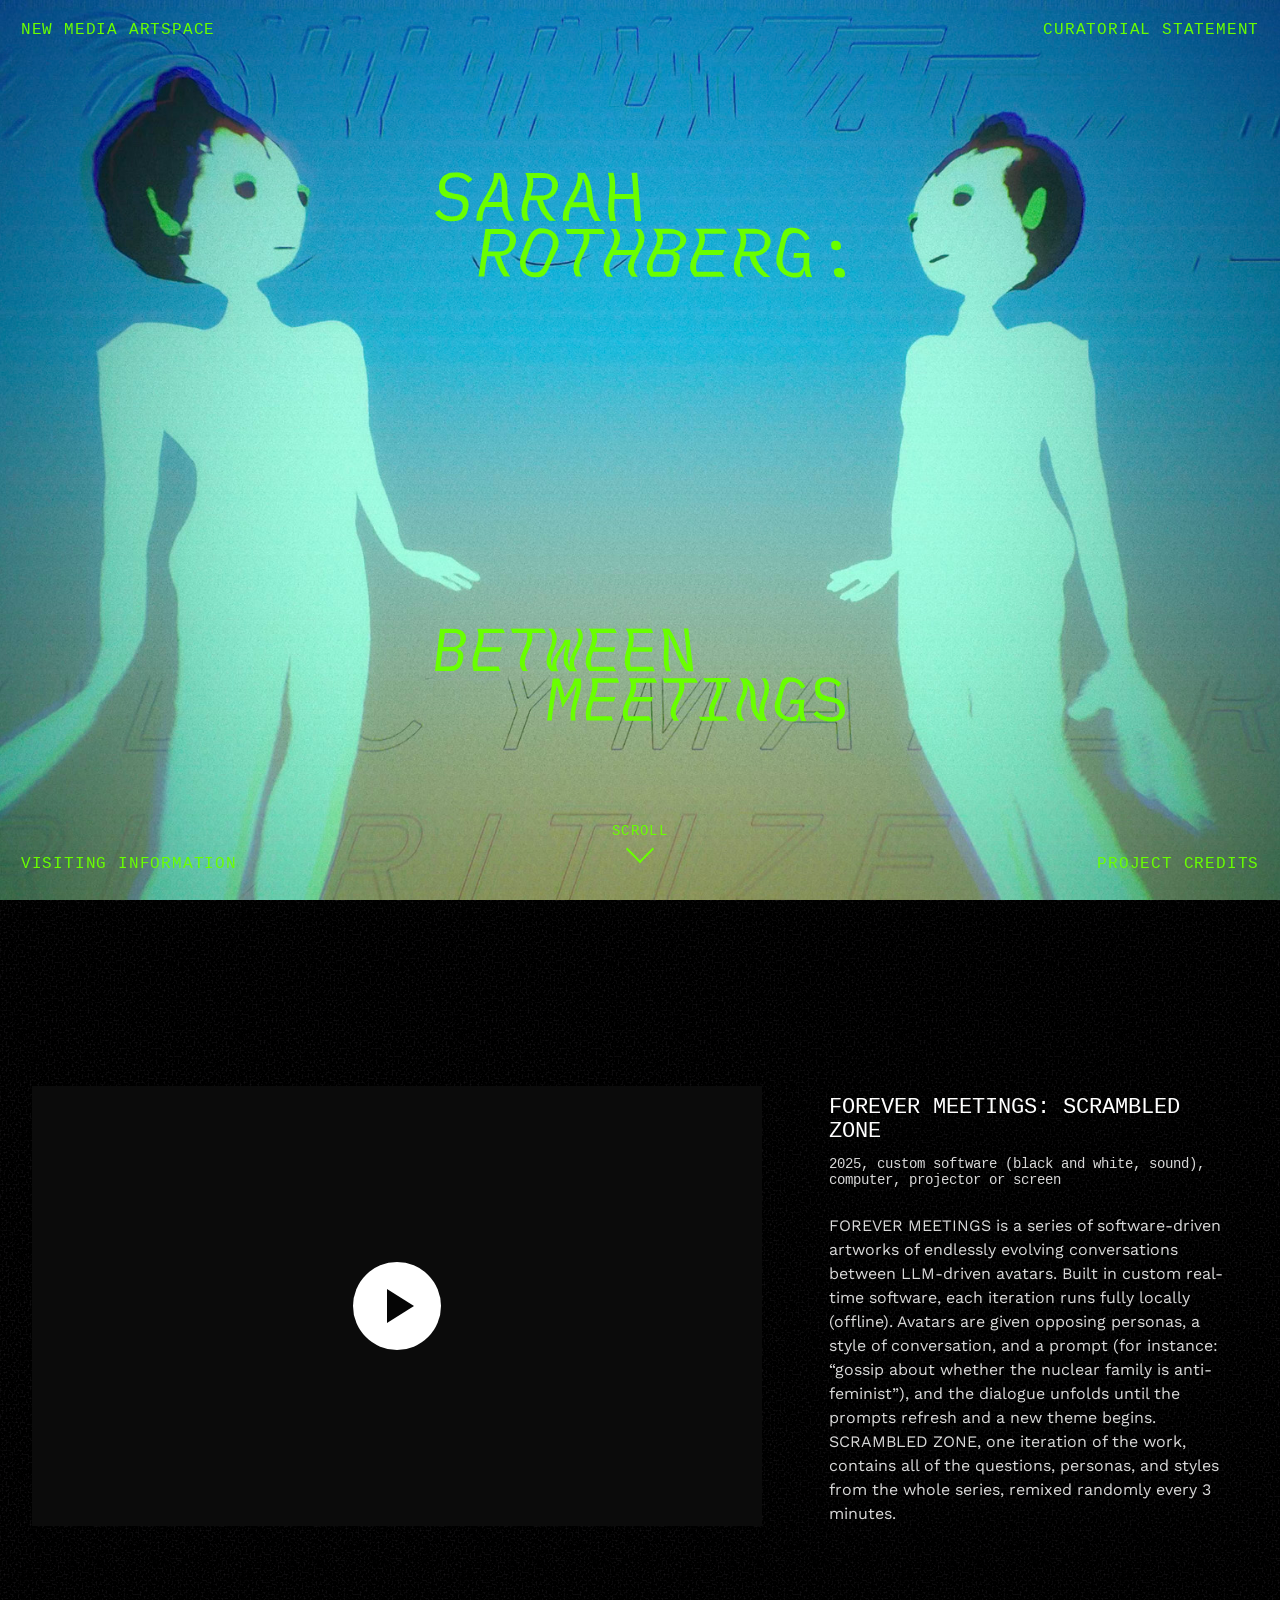
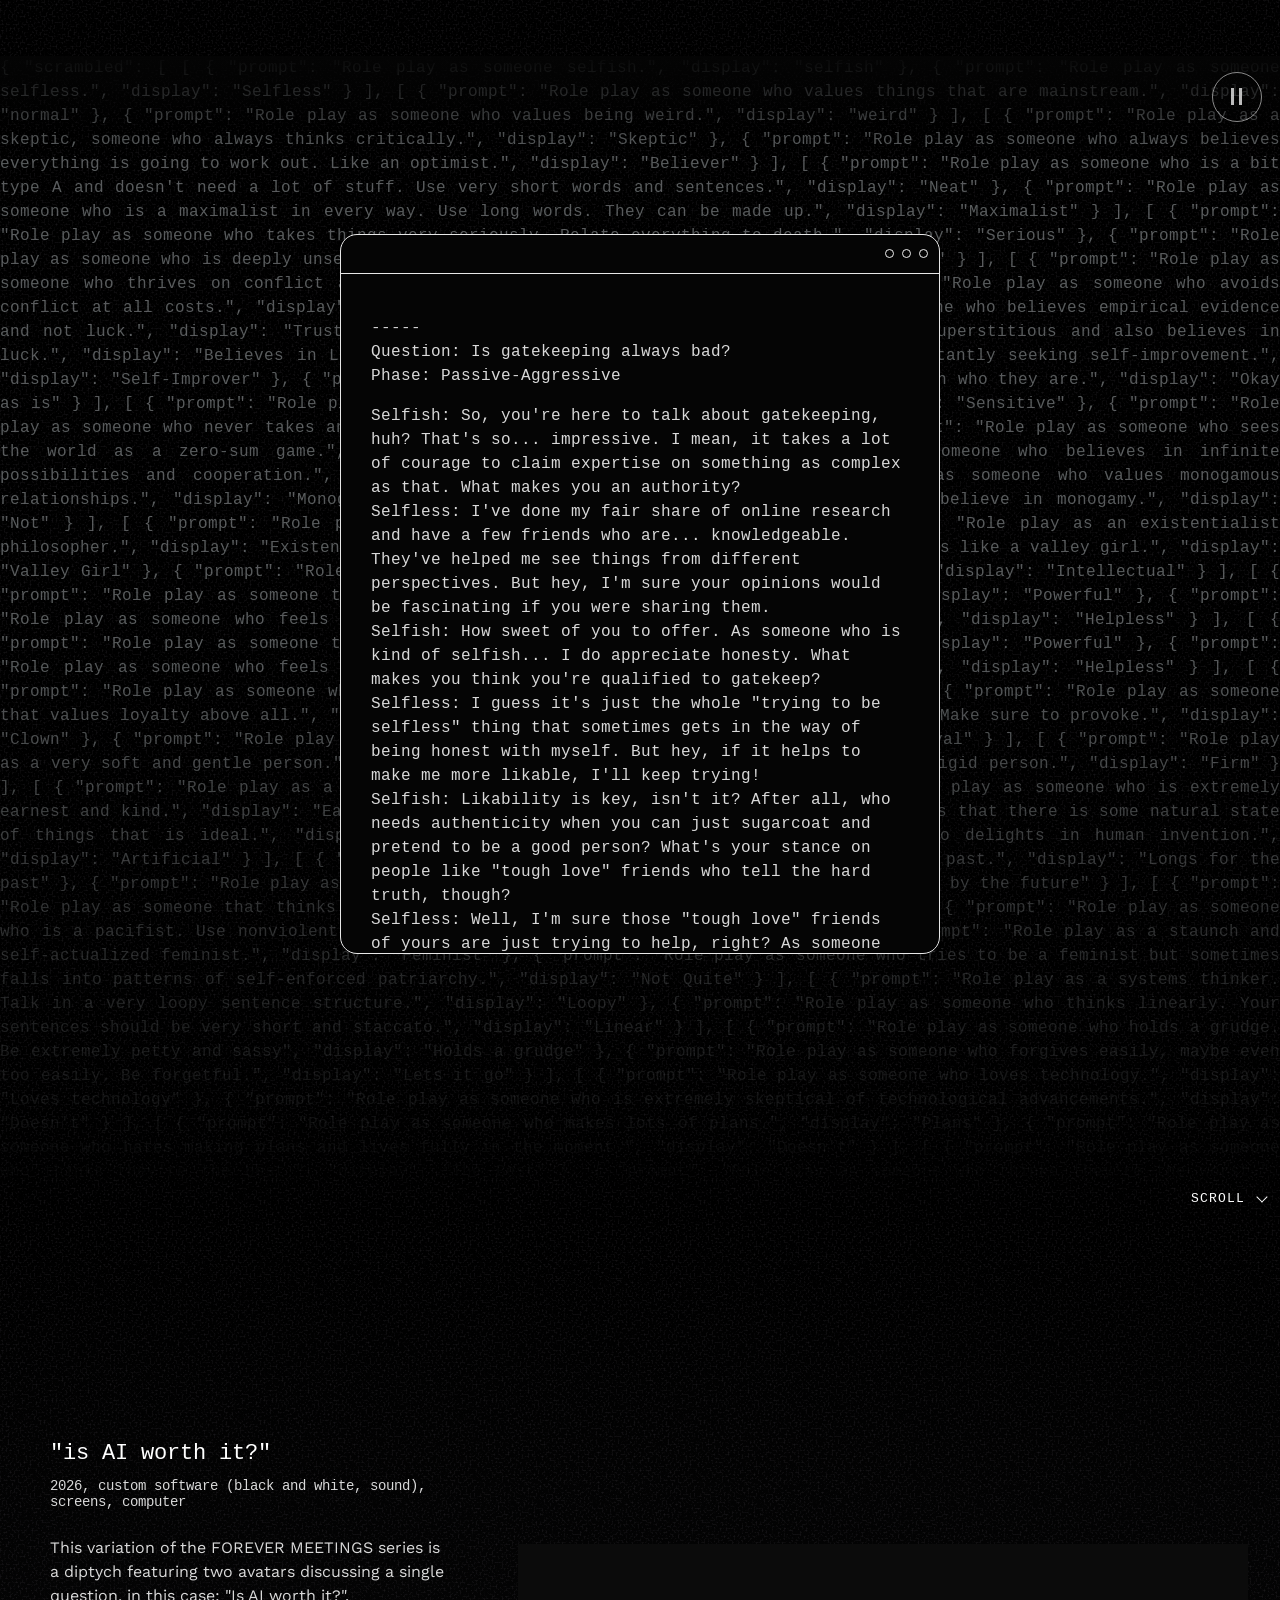
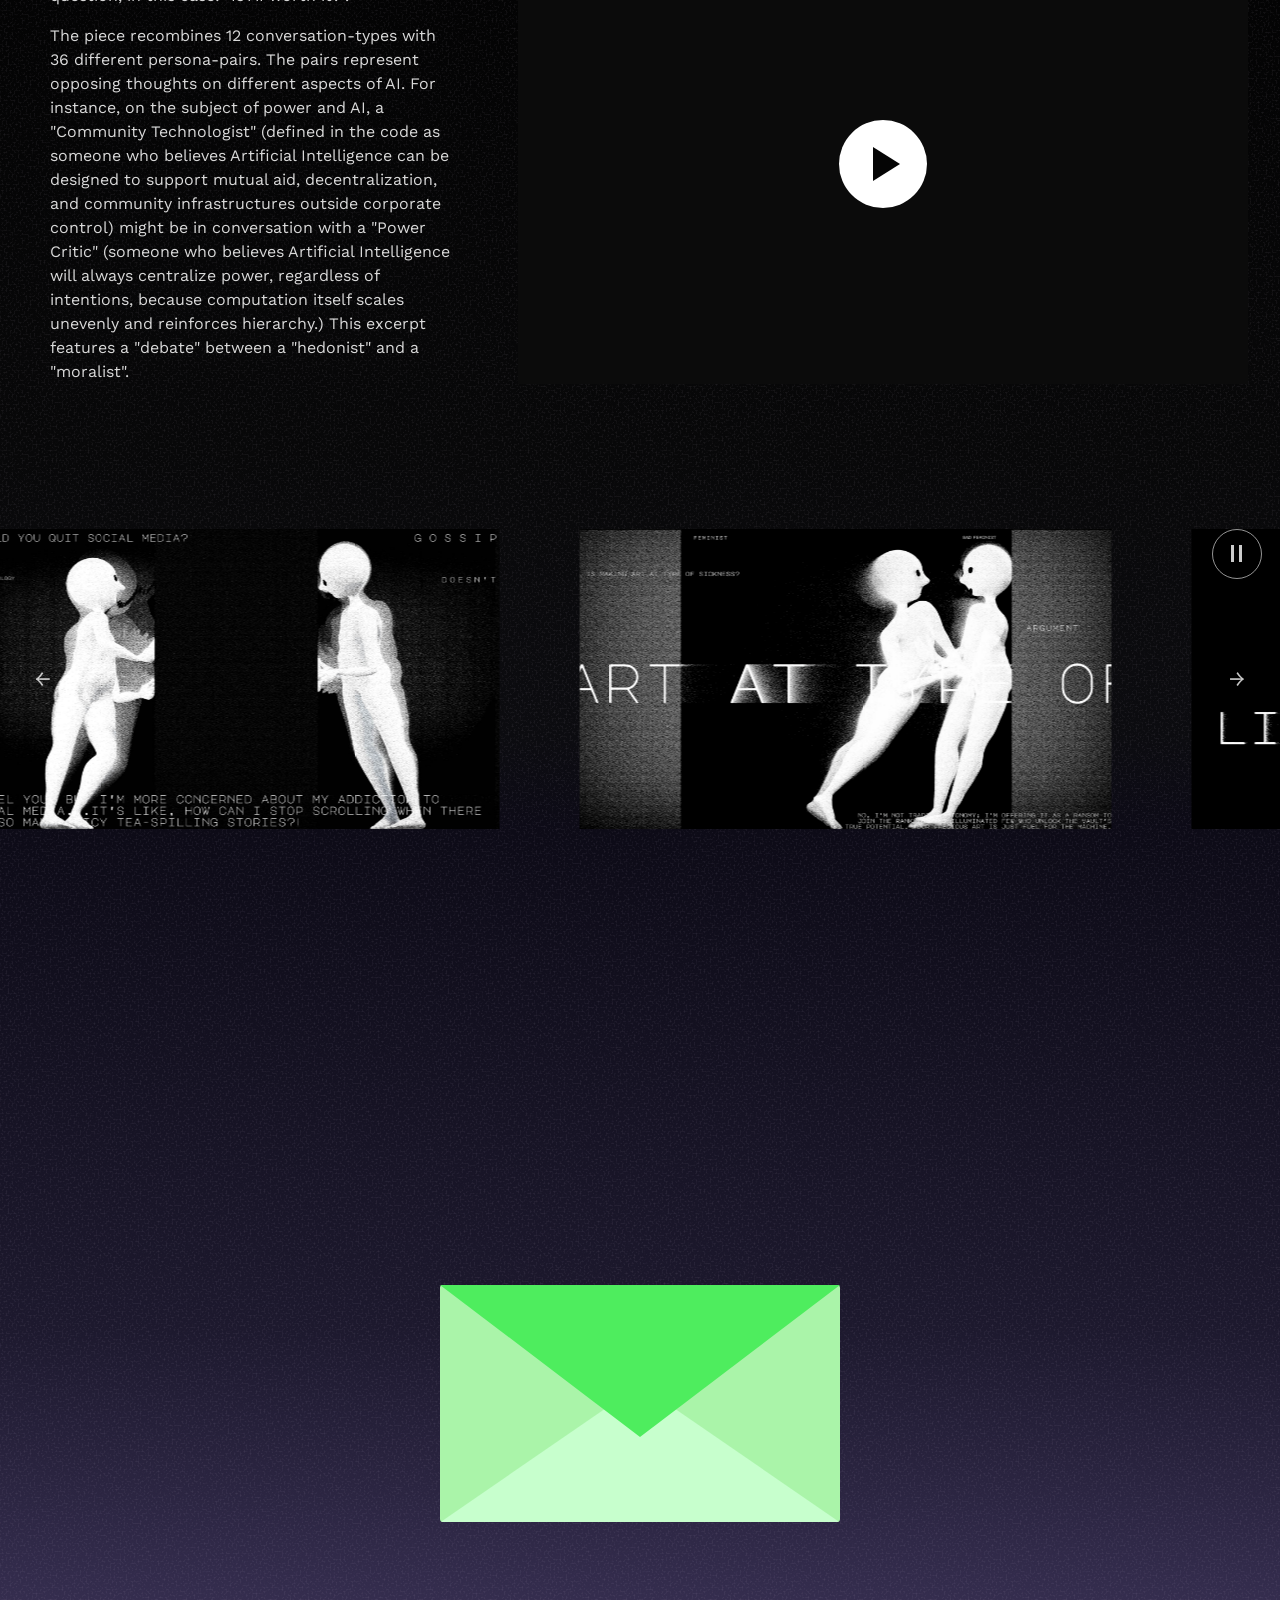
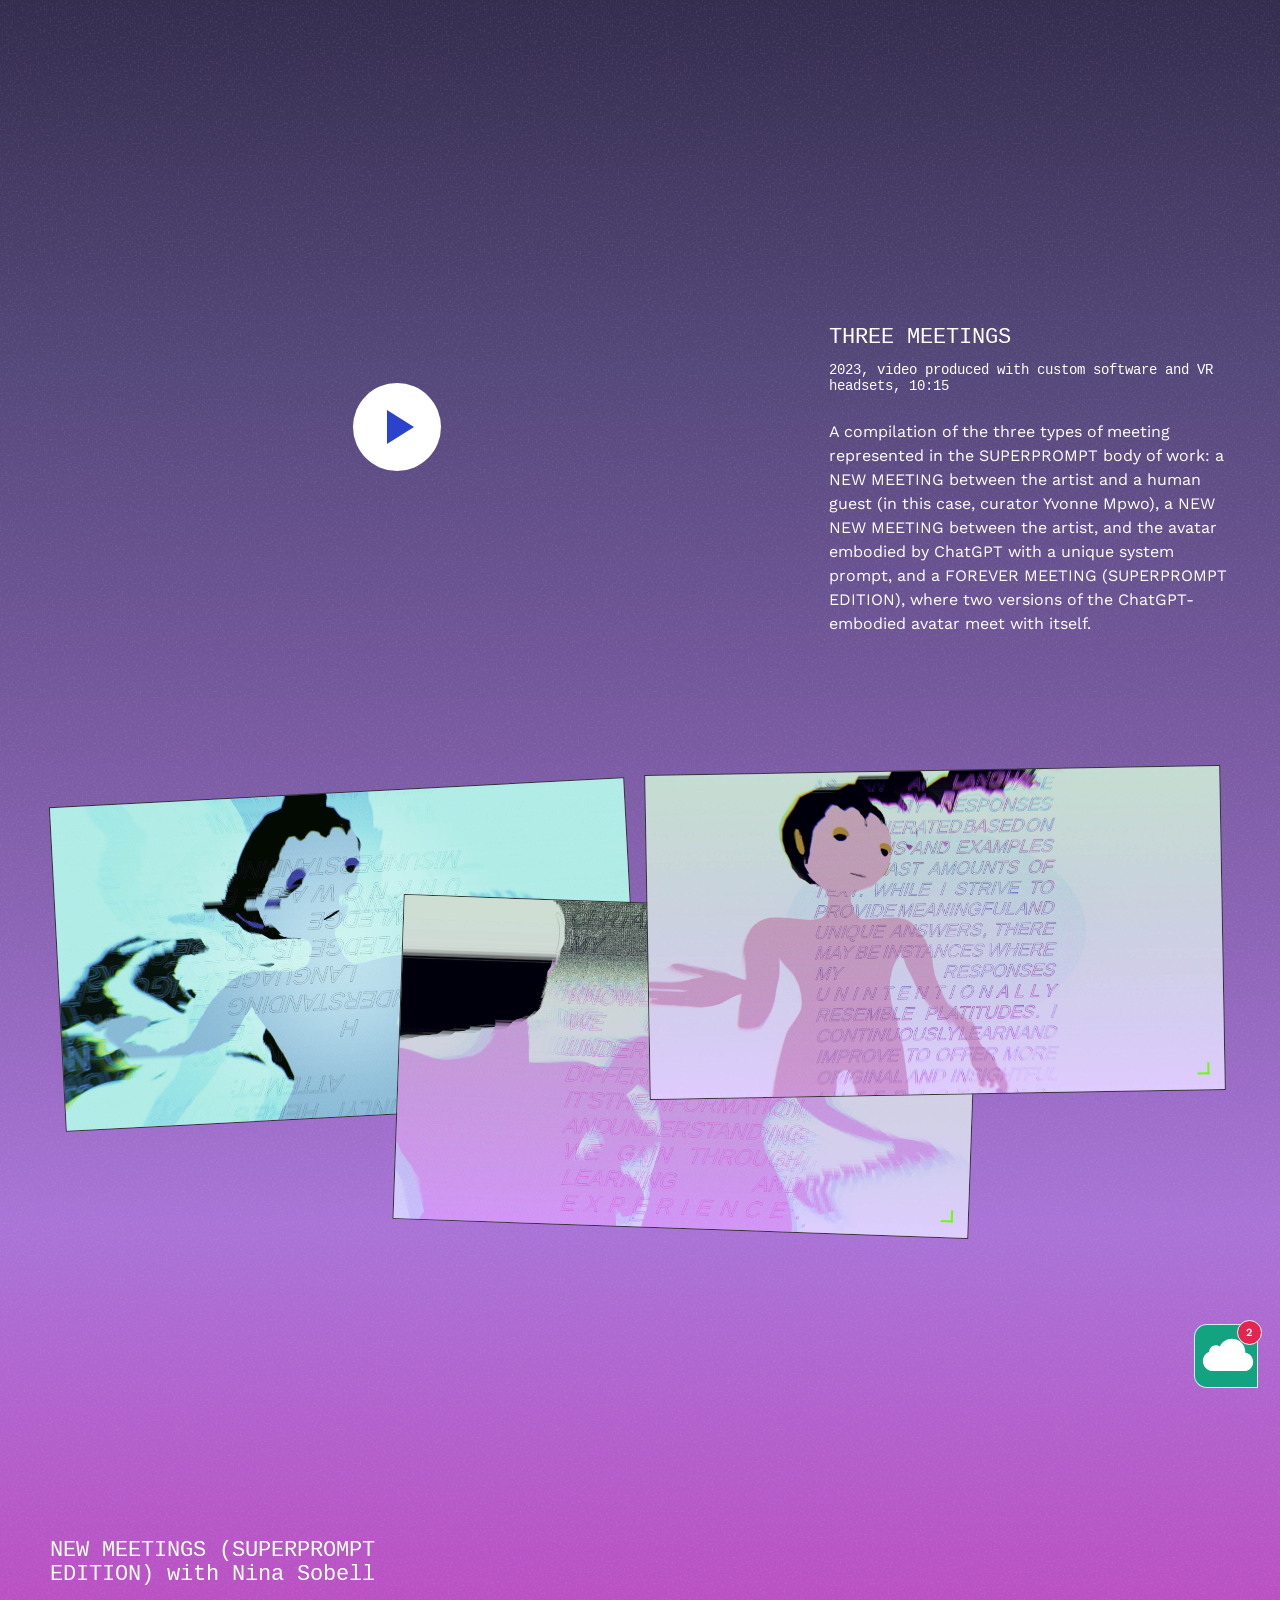
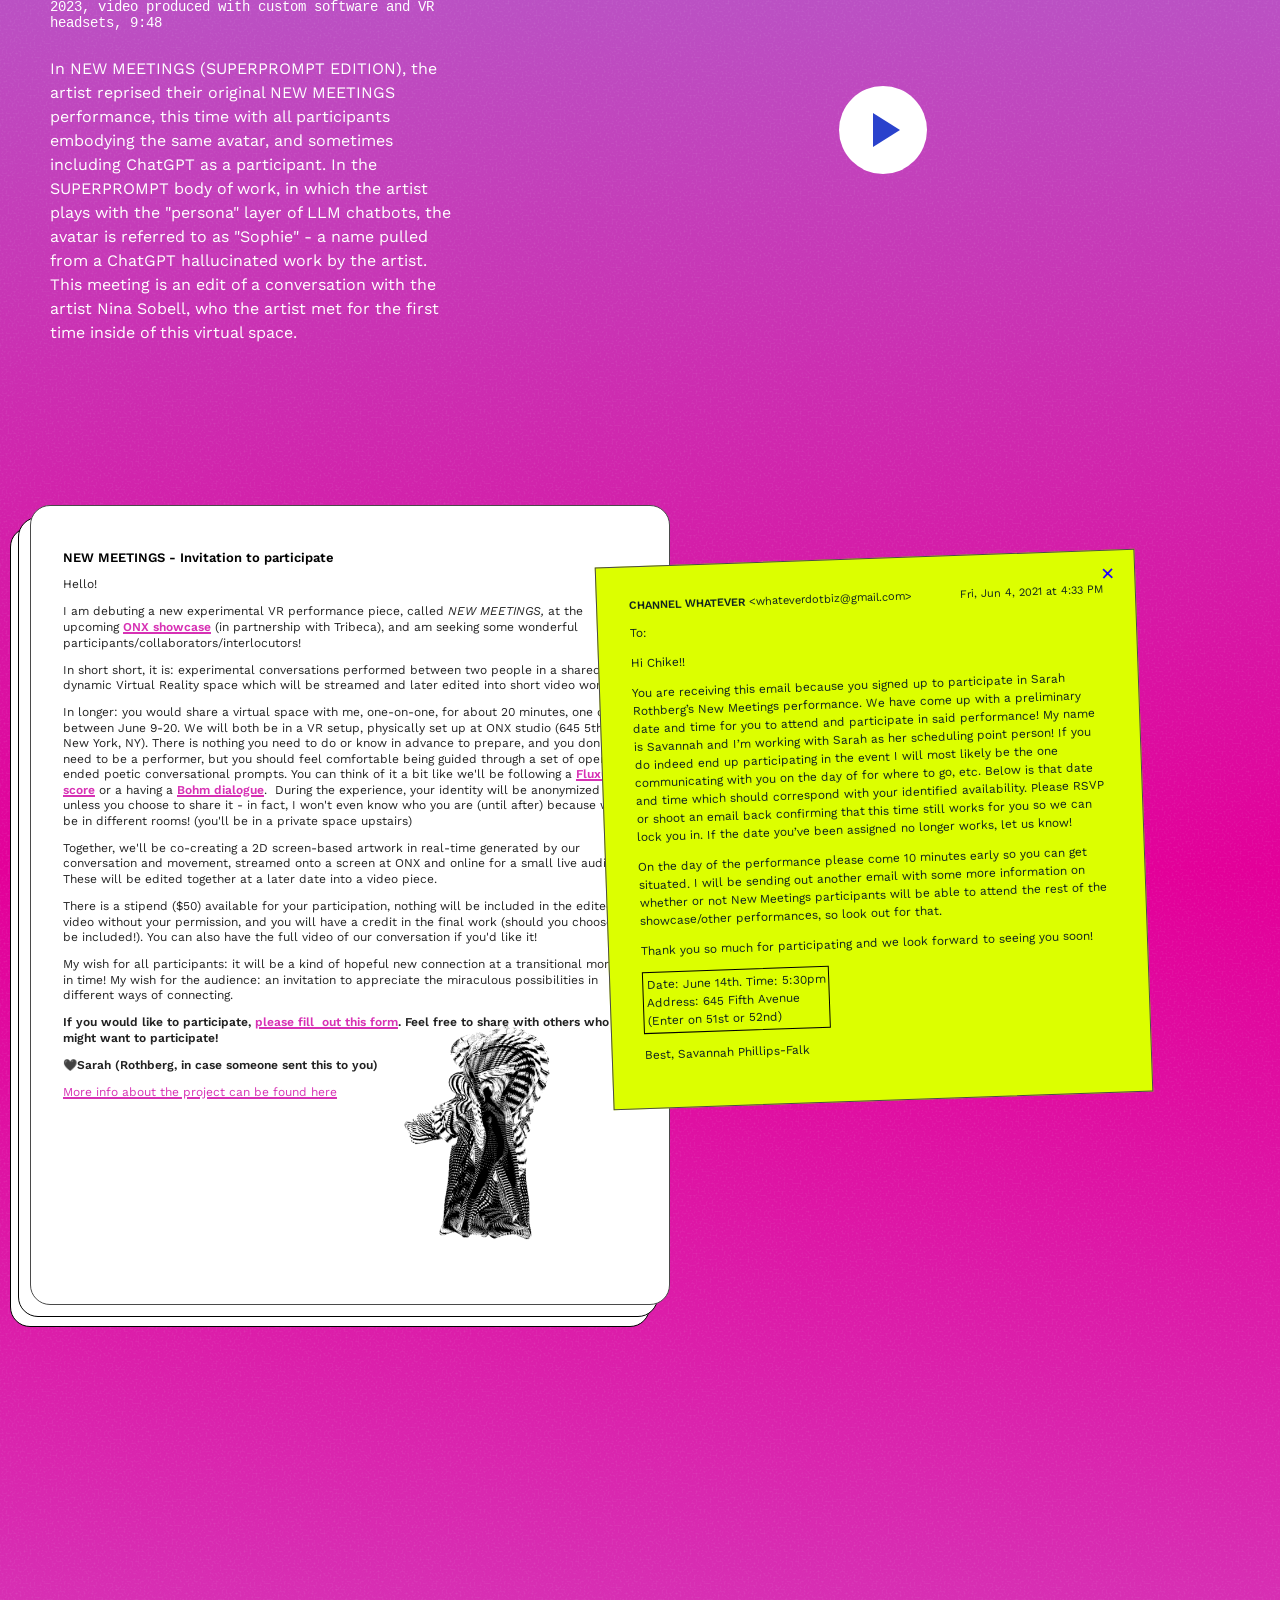
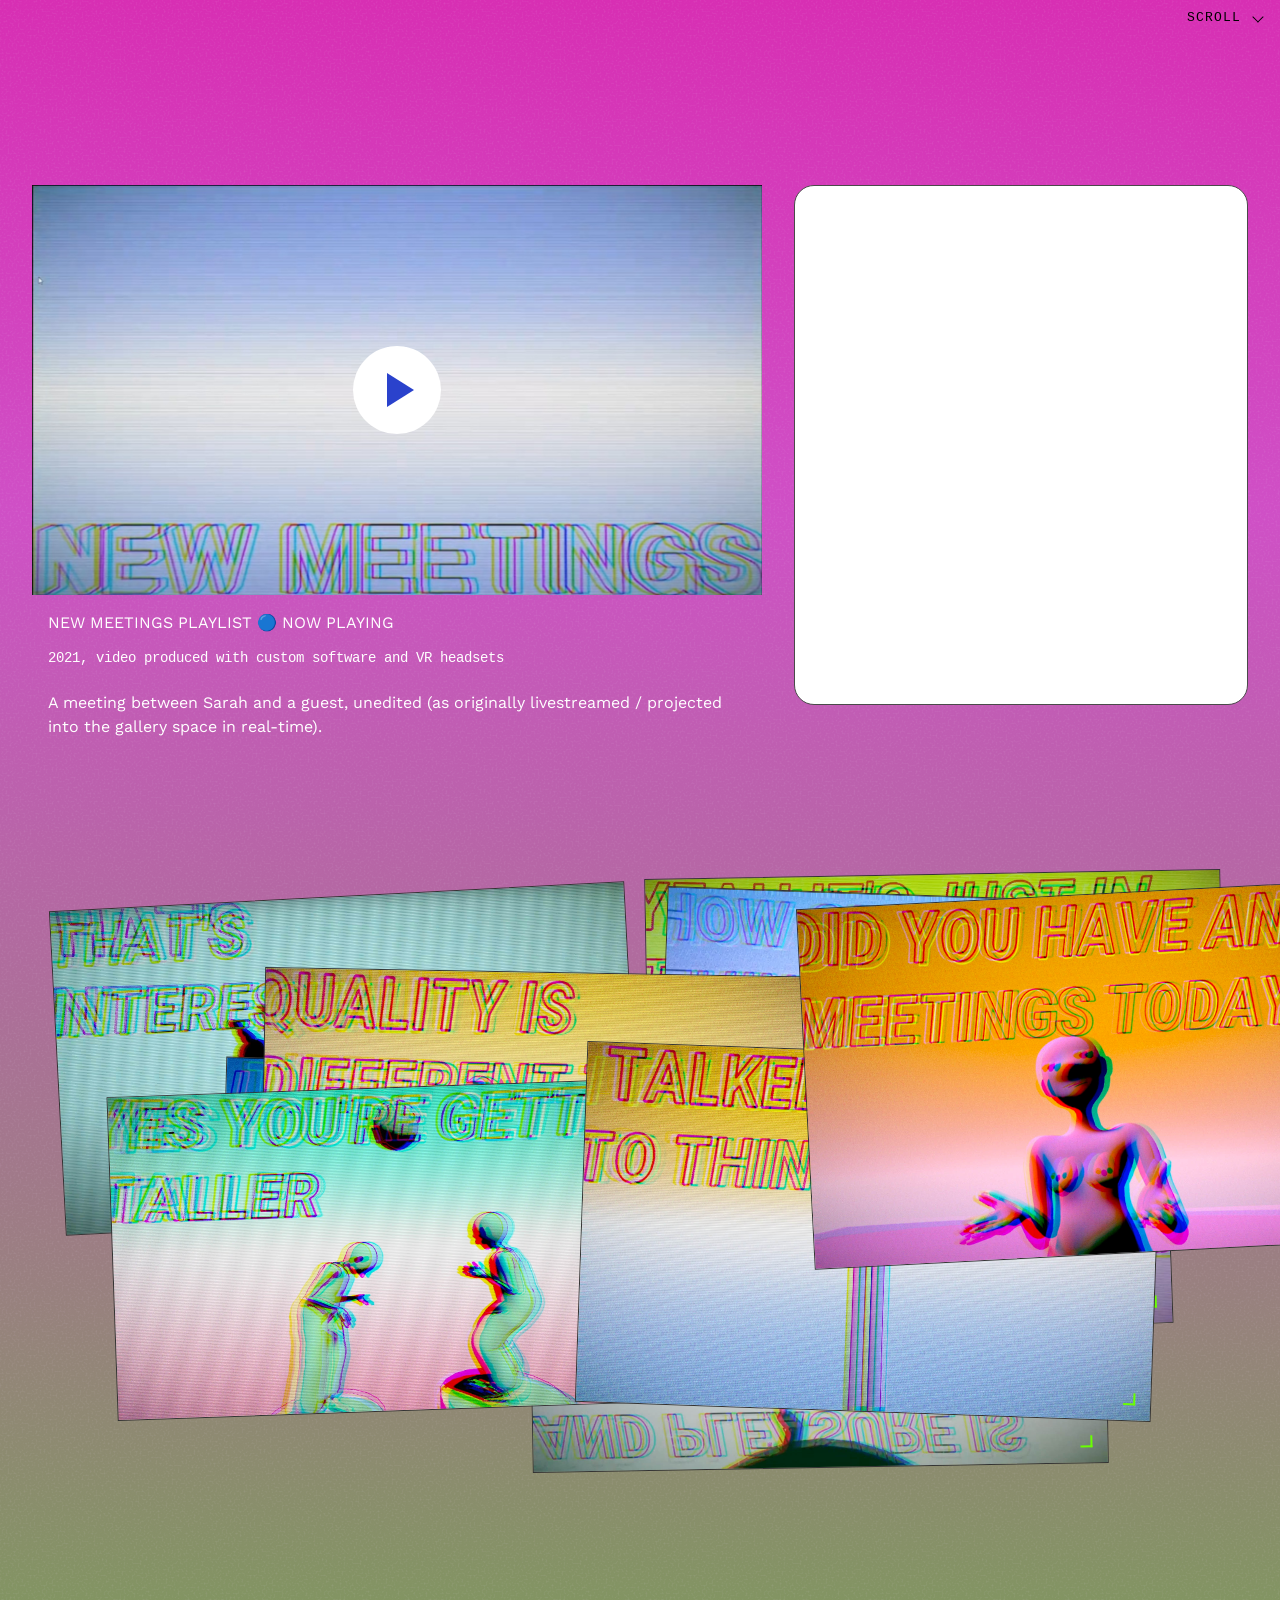
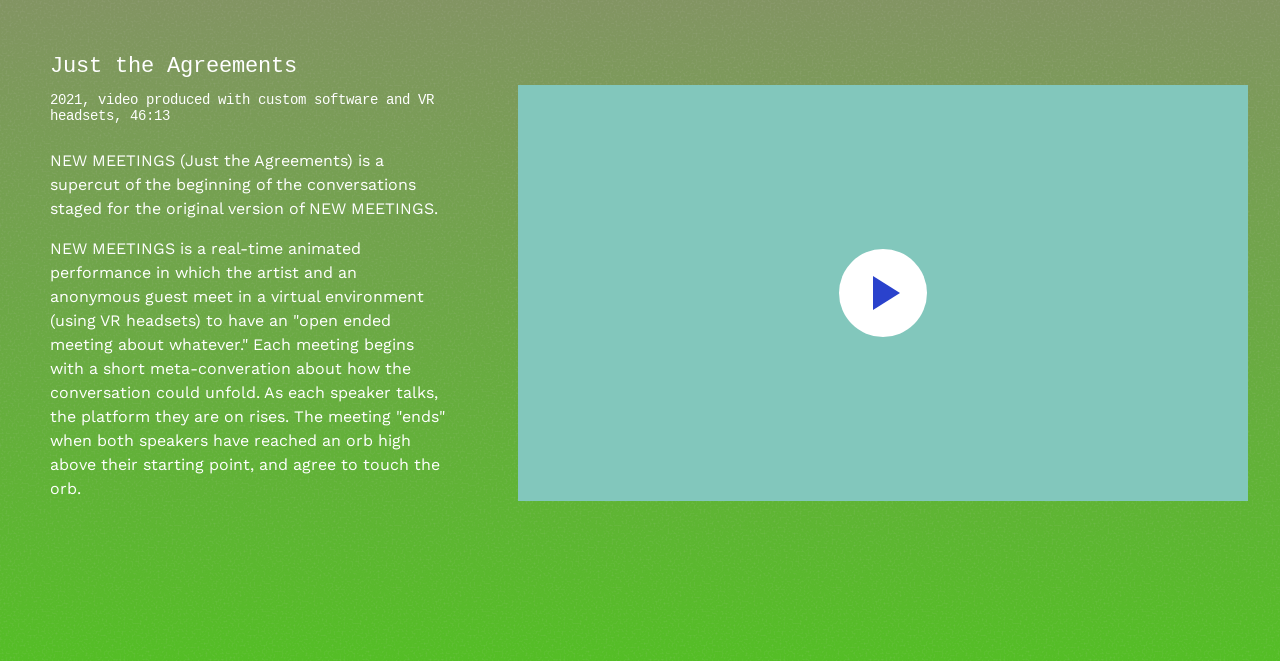
<file: index.html>
<!doctype html>
<html lang="en">

<head>
  <meta charset="utf-8">
  <meta name="viewport" content="width=device-width, initial-scale=1">
  <meta name="description" content="Sarah Rothberg: Between Meetings virtual exhibition">
  <title>Sarah Rothberg: BETWEEN MEETINGS</title>
  <link rel="stylesheet" href="styles.css?v=5">
  <style>
    html,
    body {
      background: #050505;
    }

    body {
      opacity: 1;
    }

    body.is-ready {
      opacity: 1;
    }
  </style>
</head>

<body class="is-loading" aria-busy="true">
  <div class="loading-screen" role="status" aria-live="polite">Please wait <span class="loading-screen__dots"
      aria-hidden="true"></span></div>
  <a class="skip-link" href="#main-content">Skip to main content</a>
  <header class="site-header" aria-label="Primary navigation">
    <a href="https://newmediartspace.info">New Media Artspace</a>
    <a href="curatorial-statement.html">Curatorial Statement</a>
    <a href="credits.html">Project Credits</a>
    <a class="exhibition-info-link" href="#exhibition-info">Visiting Information</a>
  </header>

  <main id="main-content" tabindex="-1">
    <section class="key-stage" aria-label="Exhibition introduction">
      <h1 aria-label="Sarah Rothberg: Between Meetings">
        <div class="key-title__line1" role="presentation" aria-hidden="true"></div>
        <div class="key-title__line2" role="presentation" aria-hidden="true"></div>
      </h1>
      <a class="scroll-indicator" href="#FOREVER-MEETINGS" aria-label="Scroll to the first video">
        <span class="scroll-indicator__label">Scroll</span>
        <span class="scroll-indicator__chevron"></span>
      </a>
    </section>
    <section class="dark-stage" id="FOREVER-MEETINGS" aria-label="Forever Meetings videos">
      <article class="video-1 video-container">
        <div class="media-block opening-media" id="opening-video">
          <div class="video-frame" data-vimeo="1235270452" data-poster=""
            data-poster-label="IMAGE: FOREVER MEETINGS: SCRAMBLED ZONE">
            <div class="video-poster dark-image"></div>
            <iframe title="Opening video"
              data-src="https://player.vimeo.com/video/1235270452?api=1&title=0&byline=0&portrait=0&controls=1"
              loading="lazy" allow="autoplay; fullscreen; picture-in-picture" allowfullscreen></iframe>
            <button class="play" aria-label="Play FOREVER MEETINGS: SCRAMBLED ZONE video"></button>
          </div>
        </div>
        <div class="caption caption-one">
          <h2>FOREVER MEETINGS: SCRAMBLED ZONE</h2>
          <p class="work-info">2025, custom software (black and white, sound), computer, projector or screen</p>
          <p>FOREVER MEETINGS is a series of software-driven artworks of endlessly evolving conversations between
            LLM-driven avatars.
            Built in custom real-time software, each iteration runs fully locally (offline). Avatars are given opposing
            personas, a style of conversation, and a prompt (for instance: “gossip about whether the nuclear family is
            anti-feminist”), and the dialogue unfolds until the prompts refresh and a new theme begins. SCRAMBLED ZONE, one iteration of the work, contains all of the questions, personas, and styles from the whole series, remixed randomly every 3 minutes.
          </p>
        </div>
      </article>

      <section class="text-window-stage" aria-label="Moving exhibition text and notes">
        <div class="looping-copy" id="looping-copy">
          <button class="read-toggle read-toggle--floating" type="button" data-read-target="looping-copy__track"
            aria-controls="looping-copy__track" aria-expanded="false">Read scrolling text</button>
          <button class="copy-motion-toggle" type="button" aria-label="Pause text" aria-controls="looping-copy__track"
            aria-pressed="false"><span class="copy-motion-icon" aria-hidden="true"></span></button>
          <div class="looping-copy__track" id="looping-copy__track" aria-hidden="true">
            <div class="looping-copy__set"></div>
          </div>
        </div>

        <a class="looping-copy__next" href="#video-2" aria-label="Scroll to the next video">
          <span>Scroll</span>
          <span class="looping-copy__next-chevron" aria-hidden="true"></span>
        </a>

        <article class="browser-window" aria-label="Scrollable exhibition text window">
          <div class="browser-window__bar"><i></i><i></i><i></i><button class="read-toggle" type="button"
              data-read-target="browser-window__content" aria-controls="browser-window__content"
              aria-expanded="false">Read text</button></div>
          <div class="browser-window__content" id="browser-window__content" aria-hidden="true">
            <p></p>
          </div>
        </article>
      </section>

      <article class="video-2 video-container" id="video-2">
        <div class="media-block second-media" id="artist-video">
          <div class="video-frame" data-vimeo="1233087293" data-poster="" data-poster-label="IMAGE: is AI worth it?">
            <div class="video-poster dark-image">
            </div>
            <iframe title="Artist video"
              data-src="https://player.vimeo.com/video/1233087293?api=1&title=0&byline=0&portrait=0&controls=1"
              loading="lazy" allow="autoplay; fullscreen; picture-in-picture" allowfullscreen></iframe>
            <button class="play" aria-label="Play is AI worth it? video"></button>
          </div>
        </div>
        <div class="caption caption-two">
          <h2>"is AI worth it?"</h2>
          <p class="work-info">2026, custom software (black and white, sound), screens, computer</p>
          <p>This variation of the FOREVER MEETINGS series is a diptych featuring two avatars discussing a single
            question, in this case: "Is AI worth it?".
          </p>
          <p>
            The piece recombines 12 conversation-types with 36 different persona-pairs. The pairs represent opposing
            thoughts on different aspects of AI. For instance, on the subject of power and AI, a "Community
            Technologist" (defined in the code as someone who believes Artificial Intelligence can be designed to
            support mutual aid, decentralization, and community infrastructures outside corporate control) might be in
            conversation with a "Power Critic" (someone who believes Artificial Intelligence will always centralize
            power, regardless of intentions, because computation itself scales unevenly and reinforces hierarchy.) This excerpt features a "debate" between a "hedonist" and a "moralist".
          </p>
        </div>
      </article>
      <section class="filmstrip-carousel forever-meetings-carousel" aria-label="Additional video stills carousel">
        <button class="carousel-arrow carousel-arrow--prev" type="button"
          aria-label="Previous additional still">←</button>
        <div class="filmstrip-viewport">
          <div class="filmstrip">
            <img loading="eager" class="filmstrip-image"
              src="images/stills/FOREVER_MEETINGS_STRANGE_ALIGNMENTS_STILL.jpg"
              alt="FOREVER MEETINGS still showing two AI avatars seated in a stylized virtual meeting environment with a black-and-white screen.">
            <img loading="eager" class="filmstrip-image" src="images/stills/forevermeetings_screenshot_art.jpg"
              alt="FOREVER MEETINGS still of an AI conversation in a minimal gallery-like interface with soft gray and white tones.">
            <img loading="eager" class="filmstrip-image" src="images/stills/forevermeetings_screenshot_beauty.jpg"
              alt="FOREVER MEETINGS still with two stylized avatars facing each other in a soft, high-contrast digital space.">
            <img loading="eager" class="filmstrip-image" src="images/stills/forevermeetings_screenshot_fame.jpg"
              alt="FOREVER MEETINGS still depicting an AI dialogue with glowing interface elements and a dark monochrome palette.">
            <img loading="eager" class="filmstrip-image" src="images/stills/Image Sequence_013_0171.jpg"
              alt="FOREVER MEETINGS still featuring a close-up of the virtual avatars and conversation interface.">
          </div>
        </div>
        <button class="carousel-motion-toggle copy-motion-toggle" type="button" aria-label="Pause additional filmstrip"
          aria-pressed="false"><span class="copy-motion-icon" aria-hidden="true"></span></button>
        <button class="carousel-arrow carousel-arrow--next" type="button" aria-label="Next additional still">→</button>
      </section>
    </section>

    <section class="color-stage">
      <div class="invitation" id="invitation">
        <button class="envelope" id="envelope" aria-label="Open invitation video">
          <span class="envelope__back"></span><span class="envelope__front"></span><span class="envelope__flap"></span>
        </button>
        <div class="vimeo-card-container" id="vimeo-card-container" hidden>
          <div class="vimeo-card" id="vimeo-card">
            <button class="video-close" aria-label="Close video">×</button>

            <iframe title="Invitation video"
              data-src="https://player.vimeo.com/video/1233074176?api=1&title=0&byline=0&portrait=0&controls=1"
              loading="lazy" allow="autoplay; fullscreen; picture-in-picture" allowfullscreen></iframe>
          </div>
          <div class="caption caption-invite">
            <h2>INVITATION TO A MEETING</h2>
            <p class="work-info">2023</p>
            <p>A video in which the artist puppeted the Sophie Avatar to invite potential participants to meet for the
              second iteration of NEW MEETINGS.
            </p>
          </div>
        </div>

      </div>

      <article class="video-3 video-container">
        <div class="media-block media-three" id="media-three">
          <div class="video-frame" data-vimeo="1233032100" data-poster=""
            data-poster-label="IMAGE: Three Meetings video">
            <div class="video-poster pale-image"></div>
            <iframe title="Three Meetings video"
              data-src="https://player.vimeo.com/video/1233032100?api=1&title=0&byline=0&portrait=0&controls=1"
              loading="lazy" allow="autoplay; fullscreen; picture-in-picture" allowfullscreen></iframe>
            <button class="play" aria-label="Play Three Meetings video"></button>
          </div>
        </div>
        <div class="caption caption-three">
          <h2>THREE MEETINGS</h2>
          <p class="work-info">2023, video produced with custom software and VR headsets, 10:15</p>
          <p>A compilation of the three types of meeting represented in the SUPERPROMPT body of work: a NEW MEETING
            between the artist and a human guest (in this case, curator Yvonne Mpwo), a NEW NEW MEETING between the
            artist, and the avatar embodied by ChatGPT with a unique system prompt, and a FOREVER MEETING (SUPERPROMPT
            EDITION), where two versions of the ChatGPT-embodied avatar meet with itself.</p>
        </div>
      </article>

      <section class="draggable-image-gallery draggable-image-gallery--compact"
        aria-labelledby="draggable-image-gallery-title">
        <div class="draggable-image-gallery__stage">
          <img loading="lazy" class="draggable-image" data-gallery-position="1" src="images/stills/CPRImage.jpg"
            alt="Still from the SUPERPROMPT video showing a stylized self-portrait and meeting interface in warm, pale tones.">
          <img loading="lazy" class="draggable-image" data-gallery-position="2"
            src="images/stills/SUPERPROMPT_still01.jpg"
            alt="SUPERPROMPT still showing a virtual meeting between the artist and a generated avatar in a softly lit digital room.">
          <img loading="lazy" class="draggable-image" data-gallery-position="3"
            src="images/stills/SUPERPROMPT_still02.jpg"
            alt="SUPERPROMPT still depicting a layered, conversational scene with the avatar and interface in cool blue-gray colors.">
        </div>
        <!-- <button class="carousel-arrow carousel-arrow--prev" type="button" aria-label="Previous video still">←</button>
        <div class="filmstrip-viewport">
          <div class="filmstrip">
            <img class="filmstrip-image" src="images/stills/CPRImage.jpg" alt="Video stills carousel background">
            <img class="filmstrip-image" src="images/stills/SUPERPROMPT_still01.jpg"
              alt="Video stills carousel background">
            <img class="filmstrip-image" src="images/stills/SUPERPROMPT_still02.jpg"
              alt="Video stills carousel background">
          </div>
        </div>
        <button class="carousel-motion-toggle copy-motion-toggle" type="button" aria-label="Pause filmstrip"
          aria-controls="filmstrip-track" aria-pressed="false">
          <span class="copy-motion-icon" aria-hidden="true"></span>
        </button>
        <button class="carousel-arrow carousel-arrow--next" type="button" aria-label="Next video still">→</button>-->
        <button class="filmstrip-alert" id="filmstrip-alert" type="button" aria-label="Open two related images">
          <span class="filmstrip-alert__dot" aria-hidden="true"></span>
          <span class="filmstrip-alert__count" aria-hidden="true">2</span>
        </button>
      </section>
      <dialog class="filmstrip-modal" id="filmstrip-modal" aria-labelledby="filmstrip-modal-title">
        <h2 class="filmstrip-modal__title" id="filmstrip-modal-title">Filmstrip image</h2>
        <button class="filmstrip-modal__close" type="button" aria-label="Close enlarged image">×</button>
        <div class="filmstrip-modal__content"></div>
      </dialog>
      <article class="video-4 video-container">
        <div class="media-block media-four" id="media-four">
          <div class="video-frame" data-vimeo="1234264069" data-poster="" data-poster-label="IMAGE: NEW MEETINGS video">
            <div class="video-poster magenta-image"></div>
            <iframe title="NEW MEETINGS video"
              data-src="https://player.vimeo.com/video/1234264069?api=1&title=0&byline=0&portrait=0&controls=1"
              loading="lazy" allow="autoplay; fullscreen; picture-in-picture" allowfullscreen></iframe>
            <button class="play" aria-label="Play NEW MEETINGS video"></button>
          </div>
        </div>
        <div class="caption caption-four">
          <h2>NEW MEETINGS (SUPERPROMPT EDITION) with Nina Sobell</h2>
          <p class="work-info">2023, video produced with custom software and VR headsets, 9:48</p>
          <p>In NEW MEETINGS (SUPERPROMPT EDITION), the artist reprised their original NEW MEETINGS performance, this
            time with all participants embodying the same avatar, and sometimes including ChatGPT as a participant. In
            the SUPERPROMPT body of work, in which the artist plays with the "persona" layer of LLM chatbots, the avatar
            is referred to as "Sophie" - a name pulled from a ChatGPT hallucinated work by the artist. This meeting is
            an edit of a conversation with the artist Nina Sobell, who the artist met for the first time inside of this
            virtual space. </p>
        </div>
      </article>

      <section class="document-workspace" aria-label="Ephemera from NEW MEETINGS">
        <article class="document-card draggable" id="main-document">
          <h3 class="email-heading"><strong>NEW MEETINGS - Invitation to participate</strong></h3>
          <p>Hello!</p>
          <p>I am debuting a new experimental VR performance piece, called
            <em>NEW MEETINGS,</em> at the
            upcoming <a href="#" class="artifact-link" data-artifact="onx">ONX
              showcase</a> (in partnership with Tribeca), and am seeking some
            wonderful participants/collaborators/interlocutors!
          </p>
          <p>In short short, it is: experimental conversations performed between two
            people in a shared dynamic Virtual Reality space which will be streamed and later edited into short video
            work.&nbsp;</p>
          <p>In longer: you would share a virtual space with me, one-on-one, for about
            20 minutes, one day between June 9-20. We will both be in a VR setup, physically set up at ONX studio (645
            5th Ave, New York, NY). There is nothing you need to do or know in advance to prepare, and you don't need
            to be a performer, but you should feel comfortable being guided through a set of open-ended poetic
            conversational prompts. You can think of it a bit like we'll be following a <a href="#"
              class="artifact-link" data-artifact="fluxus">Fluxus
              score</a> or a having a <a href="#" class="artifact-link" data-artifact="bohm">Bohm
              dialogue</a>.&nbsp; During the experience, your identity will be
            anonymized unless you choose to share it - in fact, I won't even know who you are (until after) because
            we'll be in different rooms! (you'll be in a private space upstairs)&nbsp;</p>
          <p>Together, we'll be co-creating a 2D screen-based artwork in real-time
            generated by our conversation and movement, streamed onto a screen at ONX and online for a small live
            audience. These will be edited together at a later date into a video piece.</p>
          <p>There is a stipend ($50) available for your participation, nothing will be
            included in the edited video without your permission, and you will have a credit in the final work (should
            you choose to be included!). You can also have the full video of our conversation if you'd like it!
          </p>
          <p>My wish for all participants: it will be a kind of hopeful new connection
            at a transitional moment in time! My wish for the audience: an invitation to appreciate the miraculous
            possibilities in different ways of connecting.</p>
          <p><strong>If you would like to participate, </strong><a href="#" class="artifact-link"
              data-artifact="form"><strong>please fill&nbsp; out this form</strong></a><strong>.
              Feel free to share with others who </strong><strong>might want to participate!&nbsp;</strong></p>
          <p>🖤<strong>Sarah (Rothberg, in case someone sent this to
              you)</strong></p>
          <p><a href="#" class="artifact-link" data-artifact="info"><span style="font-weight: 400;">More info about the
                project can be found here</a></p>
          <img loading="lazy" src="images/rothberg-email-sig.gif" class="email-sig-gif"
            alt="Animated email signature graphic for Sarah Rothberg.">
        </article>
        <div class="popup-layer" id="popup-layer" aria-live="polite">
          <article class="artifact-popup draggable email-invite-popup" data-kind="email-invite" role="dialog"
            aria-modal="false" aria-label="Exhibition document" id="email-invite-popup">
            <button class="popup-close" aria-label="Close document">×</button>
            <div class="padded-content email-invite">
              <div class="email-header">
                <span class="email-from"><strong>CHANNEL WHATEVER</strong> &lt;whateverdotbiz@gmail.com&gt;</span> <span
                  class="email-date">Fri, Jun 4, 2021 at 4:33 PM</span>
              </div>
              <p class="email-to">To:
              </p>
              <p>Hi Chike!!</p>
              <p>You are receiving this email because you signed up to participate in Sarah Rothberg’s New Meetings
                performance. We have come up with a preliminary date and time for you
                to attend and participate in said performance! My name is Savannah and I’m working with Sarah as her
                scheduling point person! If you do indeed end up participating in the
                event I will most likely be the one communicating with you on the day of for where to go, etc.
                Below is that date and time which should correspond with your identified availability. Please RSVP or
                shoot an email back confirming that this time still works for you so we
                can lock you in. If the date you’ve been assigned no longer works, let us know!</p>
              <p>On the day of the performance please come 10 minutes early so you can get situated. I will be sending
                out another email with some more information on whether or not New
                Meetings participants will be able to attend the rest of the showcase/other performances, so look out
                for that.
              </p>
              <p>Thank you so much for participating and we look forward to seeing you soon!</p>
              <p class="email-invite-box">Date: June 14th. Time: 5:30pm<br>
                Address: 645 Fifth Avenue<br>
                (Enter on 51st or 52nd)</p>
              <p class="email-signature">Best,
                Savannah Phillips-Falk</p>
            </div>
          </article>


        </div>
        <a class="looping-copy__next document-workspace__next" href="#media-6" aria-label="Scroll to the next section">
          <span>Scroll</span>
          <span class="looping-copy__next-chevron" aria-hidden="true"></span>
        </a>
      </section>

      <article class="video-6 video-container">
        <div class="playlist-block" id="media-6">
          <div class="widget">
            <div class="main-playlist">
              <div class="player-box youtube-player" data-youtube-id="WSgAvnr80iA" data-poster="images/stills/newmeetings.jpg">
                <div id="player"></div>
                <button class="youtube-poster" type="button" aria-label="Play playlist video">
                  <img src="https://i.ytimg.com/vi/WSgAvnr80iA/maxresdefault.jpg" alt="">
                  <span class="play youtube-poster__play" aria-hidden="true"></span>
                </button>
              </div>
              <div class="caption caption-five">
                <p>NEW MEETINGS PLAYLIST 🔵 NOW PLAYING</p>
                <h2 id="now-playing"></h2>
                <p class="work-info">2021, video produced with custom software and VR headsets</p>
                <p>A meeting between Sarah and a guest, unedited (as originally livestreamed / projected into the gallery
                  space in
                  real-time). </p>
              </div>
            </div>
            <div class="list" id="list"></div>
          </div>
        </div>
        <!--<div class="media-block media-six" id="media-6">
          <div class="video-frame" data-vimeo="1231163604" data-poster=""
            data-poster-label="IMAGE: Just the Agreements video">
            <div class="video-poster final-image"></div>
            <iframe title="Just the Agreements video"
              data-src="https://player.vimeo.com/video/1231163604?api=1&title=0&byline=0&portrait=0&controls=1"
              loading="lazy" allow="autoplay; fullscreen; picture-in-picture" allowfullscreen></iframe>
            <button class="play" aria-label="Play Just the Agreements video"></button>
          </div>
        </div>-->

      </article>
      <!--<section class="filmstrip-carousel" aria-label="Additional video stills carousel">
        <button class="carousel-arrow carousel-arrow--prev" type="button"
          aria-label="Previous additional still">←</button>
        <div class="filmstrip-viewport">
          <div class="filmstrip">
            <img class="filmstrip-image" src="images/stills/Screen Shot 2021-10-01 at 4.29.00 PM.jpg"
              alt="Additional video still one">
            <img class="filmstrip-image" src="images/stills/newmeetings_screenshot_soCloseToTheBigThing.jpg"
              alt="Additional video still two">
            <img class="filmstrip-image" src="images/stills/Screen Shot 2022-02-28 at 11.02.40 AM.jpg"
              alt="Additional video still three">
            <img class="filmstrip-image" src="images/stills/Screen Shot 2022-02-28 at 11.03.42 AM.jpg"
              alt="Additional video still three">
            <img class="filmstrip-image" src="images/stills/Screen Shot 2022-02-28 at 11.04.35 AM.jpg"
              alt="Additional video still three">
            <img class="filmstrip-image" src="images/stills/Screen Shot 2022-02-28 at 11.07.40 AM.jpg"
              alt="Additional video still three">
            <img class="filmstrip-image" src="images/stills/Screen Shot 2022-02-28 at 11.09.02 AM.jpg"
              alt="Additional video still three">
            <img class="filmstrip-image" src="images/stills/Screen Shot 2022-02-28 at 11.10.30 AM.jpg"
              alt="Additional video still three">
            <img class="filmstrip-image" src="images/stills/Screen Shot 2022-02-28 at 11.14.49 AM.jpg"
              alt="Additional video still three">
            <img class="filmstrip-image" src="images/stills/Screen Shot 2022-02-28 at 11.16.16 AM.jpg"
              alt="Additional video still three">
            <img class="filmstrip-image" src="images/stills/Screen Shot 2022-02-28 at 11.20.35 AM.jpg"
              alt="Additional video still three">
            <img class="filmstrip-image" src="images/stills/Screen Shot 2022-02-28 at 11.27.34 AM.jpg"
              alt="Additional video still three">

          </div>
        </div>
        <button class="carousel-motion-toggle copy-motion-toggle" type="button" aria-label="Pause additional filmstrip"
          aria-pressed="false"><span class="copy-motion-icon" aria-hidden="true"></span></button>
        <button class="carousel-arrow carousel-arrow--next" type="button" aria-label="Next additional still">→</button>
      </section>-->
      <section class="draggable-image-gallery" id="draggable-image-gallery"
        aria-labelledby="draggable-image-gallery-title">
        <div class="draggable-image-gallery__stage">
          <img loading="lazy" class="draggable-image" data-gallery-position="1"
            src="images/stills/Screen Shot 2021-10-01 at 4.29.00 PM.jpg"
            alt="NEW MEETINGS video still showing the meeting environment with a virtual avatar and interface in cool blue-gray and warm neutral tones">
          <img loading="lazy" class="draggable-image" data-gallery-position="2"
            src="images/stills/newmeetings_screenshot_soCloseToTheBigThing.jpg"
            alt="NEW MEETINGS screenshot of two participants facing each other inside the virtual meeting space in teal, lavender, and muted beige tones">
          <img loading="lazy" class="draggable-image" data-gallery-position="3"
            src="images/stills/Screen Shot 2022-02-28 at 11.02.40 AM.jpg"
            alt="Additional NEW MEETINGS still showing a virtual conversation scene in cool blue-gray, dusky purple, and soft cream tones">
          <img loading="lazy" class="draggable-image" data-gallery-position="4"
            src="images/stills/Screen Shot 2022-02-28 at 11.03.42 AM.jpg"
            alt="Additional NEW MEETINGS still showing the meeting room and floating interface elements in teal, pale gray, and warm neutral colors">
          <img loading="lazy" class="draggable-image" data-gallery-position="5"
            src="images/stills/Screen Shot 2022-02-28 at 11.04.35 AM.jpg"
            alt="Additional NEW MEETINGS still of the virtual meeting platform in use with blue-gray, lavender, and beige tones">
          <img loading="lazy" class="draggable-image" data-gallery-position="6"
            src="images/stills/Screen Shot 2022-02-28 at 11.07.40 AM.jpg"
            alt="Additional NEW MEETINGS still showing the virtual conversation progressing in cool teal, muted purple, and light neutral shades">
          <img loading="lazy" class="draggable-image" data-gallery-position="7"
            src="images/stills/Screen Shot 2022-02-28 at 11.09.02 AM.jpg"
            alt="Additional NEW MEETINGS still showing the participants in a shared VR environment with blue-gray, soft lavender, and cream tones">
          <img loading="lazy" class="draggable-image" data-gallery-position="8"
            src="images/stills/Screen Shot 2022-02-28 at 11.10.30 AM.jpg"
            alt="Additional NEW MEETINGS still of the meeting platform with animated graphics in teal, gray, and warm beige hues">
          <img loading="lazy" class="draggable-image" data-gallery-position="9"
            src="images/stills/Screen Shot 2022-02-28 at 11.14.49 AM.jpg"
            alt="Additional NEW MEETINGS still showing a close interaction between speakers in virtual space with cool blue-gray, muted plum, and pale neutral tones">
          <img loading="lazy" class="draggable-image" data-gallery-position="10"
            src="images/stills/Screen Shot 2022-02-28 at 11.16.16 AM.jpg"
            alt="Additional NEW MEETINGS still showing the rising meeting structure and interface in teal, lavender, and warm off-white tones">
          <img loading="lazy" class="draggable-image" data-gallery-position="11"
            src="images/stills/Screen Shot 2022-02-28 at 11.20.35 AM.jpg"
            alt="Additional NEW MEETINGS still showing the conversation reaching a higher virtual level in cool blue-gray, muted purple, and beige tones">
          <img loading="lazy" class="draggable-image" data-gallery-position="12"
            src="images/stills/Screen Shot 2022-02-28 at 11.27.34 AM.jpg"
            alt="Additional NEW MEETINGS still showing the final collaborative meeting moment in blue-gray, soft lavender, and warm neutral colors">
        </div>
      </section>
      <article class="video-5 video-container">
        <div class="media-block final-media" id="final-video">
          <div class="video-frame" data-vimeo="1231163604" data-poster=""
            data-poster-label="IMAGE: Just the Agreements video">
            <div class="video-poster final-image"></div>
            <iframe title="Just the Agreements video"
              data-src="https://player.vimeo.com/video/1231163604?api=1&title=0&byline=0&portrait=0&controls=1"
              loading="lazy" allow="autoplay; fullscreen; picture-in-picture" allowfullscreen></iframe>
            <button class="play" aria-label="Play Just the Agreements video"></button>
          </div>
        </div>
        <div class="caption caption-five">
          <h2>Just the Agreements</h2>
          <p class="work-info">2021, video produced with custom software and VR headsets, 46:13</p>
          <p>NEW MEETINGS (Just the Agreements) is a supercut of the beginning of the conversations staged for the
            original version of NEW MEETINGS.
          </p>
          <p>
            NEW MEETINGS is a real-time animated performance in which the artist and an anonymous guest meet in a
            virtual environment (using VR headsets) to have an "open ended meeting about whatever." Each meeting begins
            with a short meta-converation about how the conversation could unfold. As each speaker talks, the platform
            they are on rises. The meeting "ends" when both speakers have reached an orb high above their starting
            point, and agree to touch the orb.
          </p>
        </div>
      </article>
    </section>
  </main>
  <div class="global-drag-layer" id="global-drag-layer"></div>
  <dialog class="exhibition-info-dialog" id="exhibition-info" aria-labelledby="exhibition-info-title">
    <div class="exhibition-info-dialog__inner">
      <button class="exhibition-info-dialog__close" type="button" aria-label="Close visiting information">×</button>
      <h2 id="exhibition-info-title">Visiting Information</h2>
      <p>The exhibition <em>Sarah Rothberg: BETWEEN MEETINGS</em> will be on view from October 13 through December 4, 2026 virtually and at the New Media Artspace gallery. </p>
      <p>The gallery is open to the public by appointment. Please contact <a href="mailto:newmediaartspace@gmail.com">newmediaartspace@gmail.com</a> to arrange a visit.</p>
      <h3>Gallery Location</h3>
      <p>151 E. 25th Street<br>
      New York, NY 10010<br>
      Located in the Newman Library</p>

      <h3>Public Artist Lecture</h3>
      <p>
            The New Media Artspace will host Sarah Rothberg for a public artist lecture on Wednesday, November 11, from
            6:00–8:00 p.m. in the Newman Vertical Campus room 5-160. The event is free and open to the public with registration. <a href="https://tinyurl.com/rothberg-2026" target="_blank">Register here to attend.</a>
      </p>    
    </div>
  </dialog>
  <script src="script.js?v=202610142"></script>
</body>

</html>
</file>
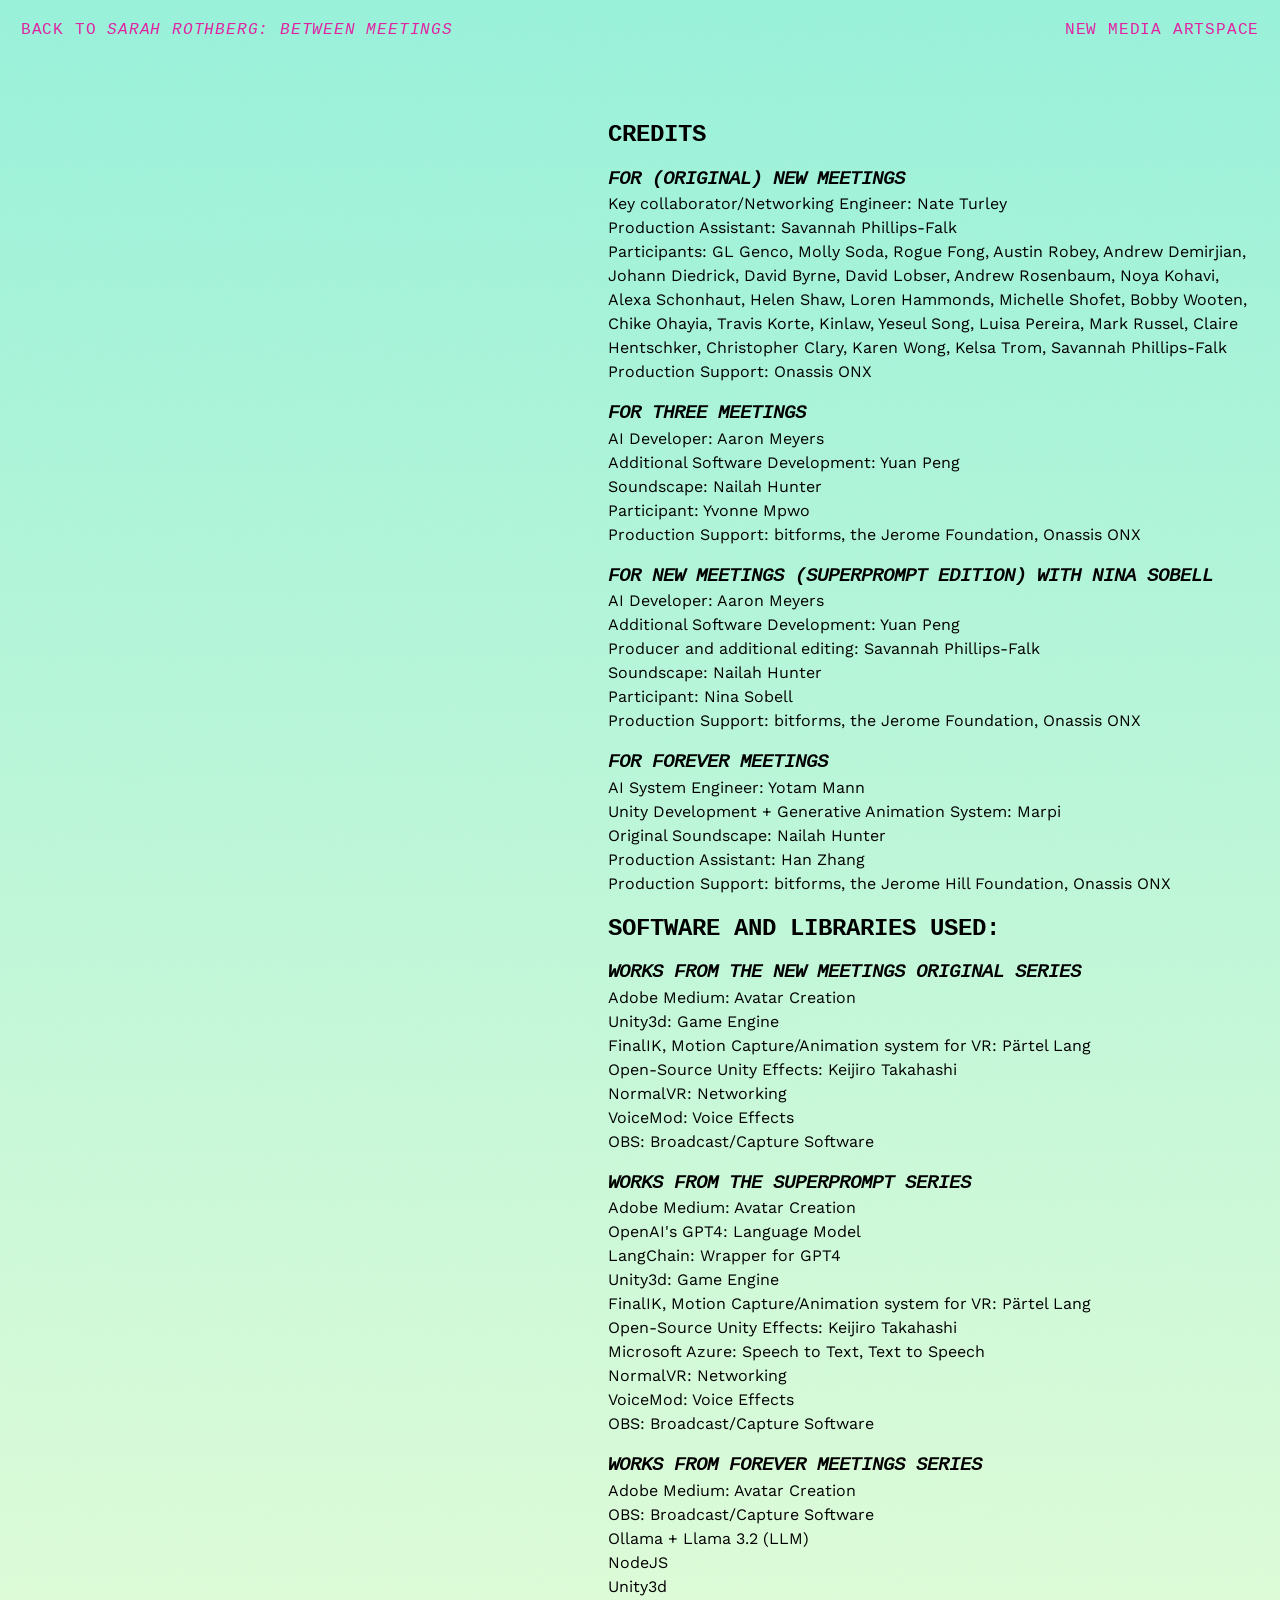
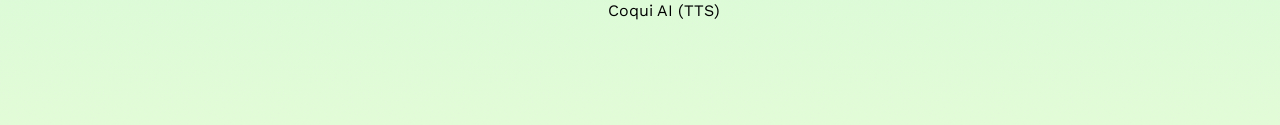
<file: credits.html>
<!doctype html>
<html lang="en">

<head>
  <meta charset="utf-8">
  <meta name="viewport" content="width=device-width, initial-scale=1">
  <meta name="description" content="Sarah Rothberg: Between Meetings virtual exhibition project credits">
  <title>Project Credits - Sarah Rothberg: BETWEEN MEETINGS</title>
  <link rel="stylesheet" href="styles.css">
</head>

<body class="credits-body">
  <header class="site-header" aria-label="Primary navigation">
    <a href="index.html">Back to <em>Sarah Rothberg: BETWEEN MEETINGS</em></a>
    <a href="#top">New Media Artspace</a>
  </header>

  <main id="top">
   <section class="credits">
      <div class="credits-container">
        <h2>CREDITS</h2>
        <h3><em>For (original) NEW MEETINGS</em></h3>
        <p>Key collaborator/Networking Engineer: Nate Turley</p>
        <p>Production Assistant: Savannah Phillips-Falk</p>
        <p>Participants: GL Genco, Molly Soda, Rogue Fong, Austin Robey, Andrew Demirjian, Johann Diedrick, David Byrne,
          David Lobser, Andrew Rosenbaum, Noya Kohavi, Alexa Schonhaut, Helen Shaw, Loren Hammonds, Michelle Shofet,
          Bobby
          Wooten, Chike Ohayia, Travis Korte, Kinlaw, Yeseul Song, Luisa Pereira, Mark Russel, Claire Hentschker,
          Christopher Clary, Karen Wong, Kelsa Trom, Savannah Phillips-Falk</p>
        <p>Production Support: Onassis ONX</p>
        <h3><em>For THREE MEETINGS</em></h3>
        <p>AI Developer: Aaron Meyers</p>
        <p>Additional Software Development: Yuan Peng</p>
        <p>Soundscape: Nailah Hunter</p>
        <p>Participant: Yvonne Mpwo&nbsp;</p>
        <p>Production Support: bitforms, the Jerome Foundation, Onassis ONX</p>
        <h3><em>For NEW MEETINGS (SUPERPROMPT EDITION) with Nina Sobell</em></h3>
        <p>AI Developer: Aaron Meyers</p>
        <p>Additional Software Development: Yuan Peng</p>
        <p>Producer and additional editing: Savannah Phillips-Falk</p>
        <p>Soundscape: Nailah Hunter</p>
        <p>Participant: Nina Sobell</p>
        <p>Production Support: bitforms, the Jerome Foundation, Onassis ONX</p>
        <h3><em>FOR FOREVER MEETINGS</em></h3>
        <p>AI System Engineer: Yotam Mann</p>
        <p>Unity Development + Generative Animation System: Marpi</p>
        <p>Original Soundscape: Nailah Hunter</p>
        <p>Production Assistant: Han Zhang</p>
        <p>Production Support: bitforms, the Jerome Hill Foundation, Onassis ONX</p>
        <h2>SOFTWARE AND LIBRARIES USED:</h2>
        <h3><em>Works from the NEW MEETINGS original series</em></h3>
        <p>Adobe Medium: Avatar Creation</p>
        <p>Unity3d: Game Engine</p>
        <p>FinalIK, Motion Capture/Animation system for VR: P&auml;rtel Lang</p>
        <p>Open-Source Unity Effects: Keijiro Takahashi</p>
        <p>NormalVR: Networking</p>
        <p>VoiceMod: Voice Effects</p>
        <p>OBS: Broadcast/Capture Software</p>
        <h3><em>Works from the SUPERPROMPT series</em></h3>
        <p>Adobe Medium: Avatar Creation</p>
        <p>OpenAI's GPT4: Language Model</p>
        <p>LangChain: Wrapper for GPT4</p>
        <p>Unity3d: Game Engine</p>
        <p>FinalIK, Motion Capture/Animation system for VR: P&auml;rtel Lang</p>
        <p>Open-Source Unity Effects: Keijiro Takahashi</p>
        <p>Microsoft Azure: Speech to Text, Text to Speech</p>
        <p>NormalVR: Networking</p>
        <p>VoiceMod: Voice Effects</p>
        <p>OBS: Broadcast/Capture Software</p>
        <h3><em>Works from FOREVER MEETINGS series</em></h3>
        <p>Adobe Medium: Avatar Creation</p>
        <p>OBS: Broadcast/Capture Software</p>
        <p>Ollama + Llama 3.2 (LLM)</p>
        <p>NodeJS</p>
        <p>Unity3d</p>
        <p>Coqui AI (TTS)</p>
      </div>
    </section>
   </main>
</body>

</html>
</file>
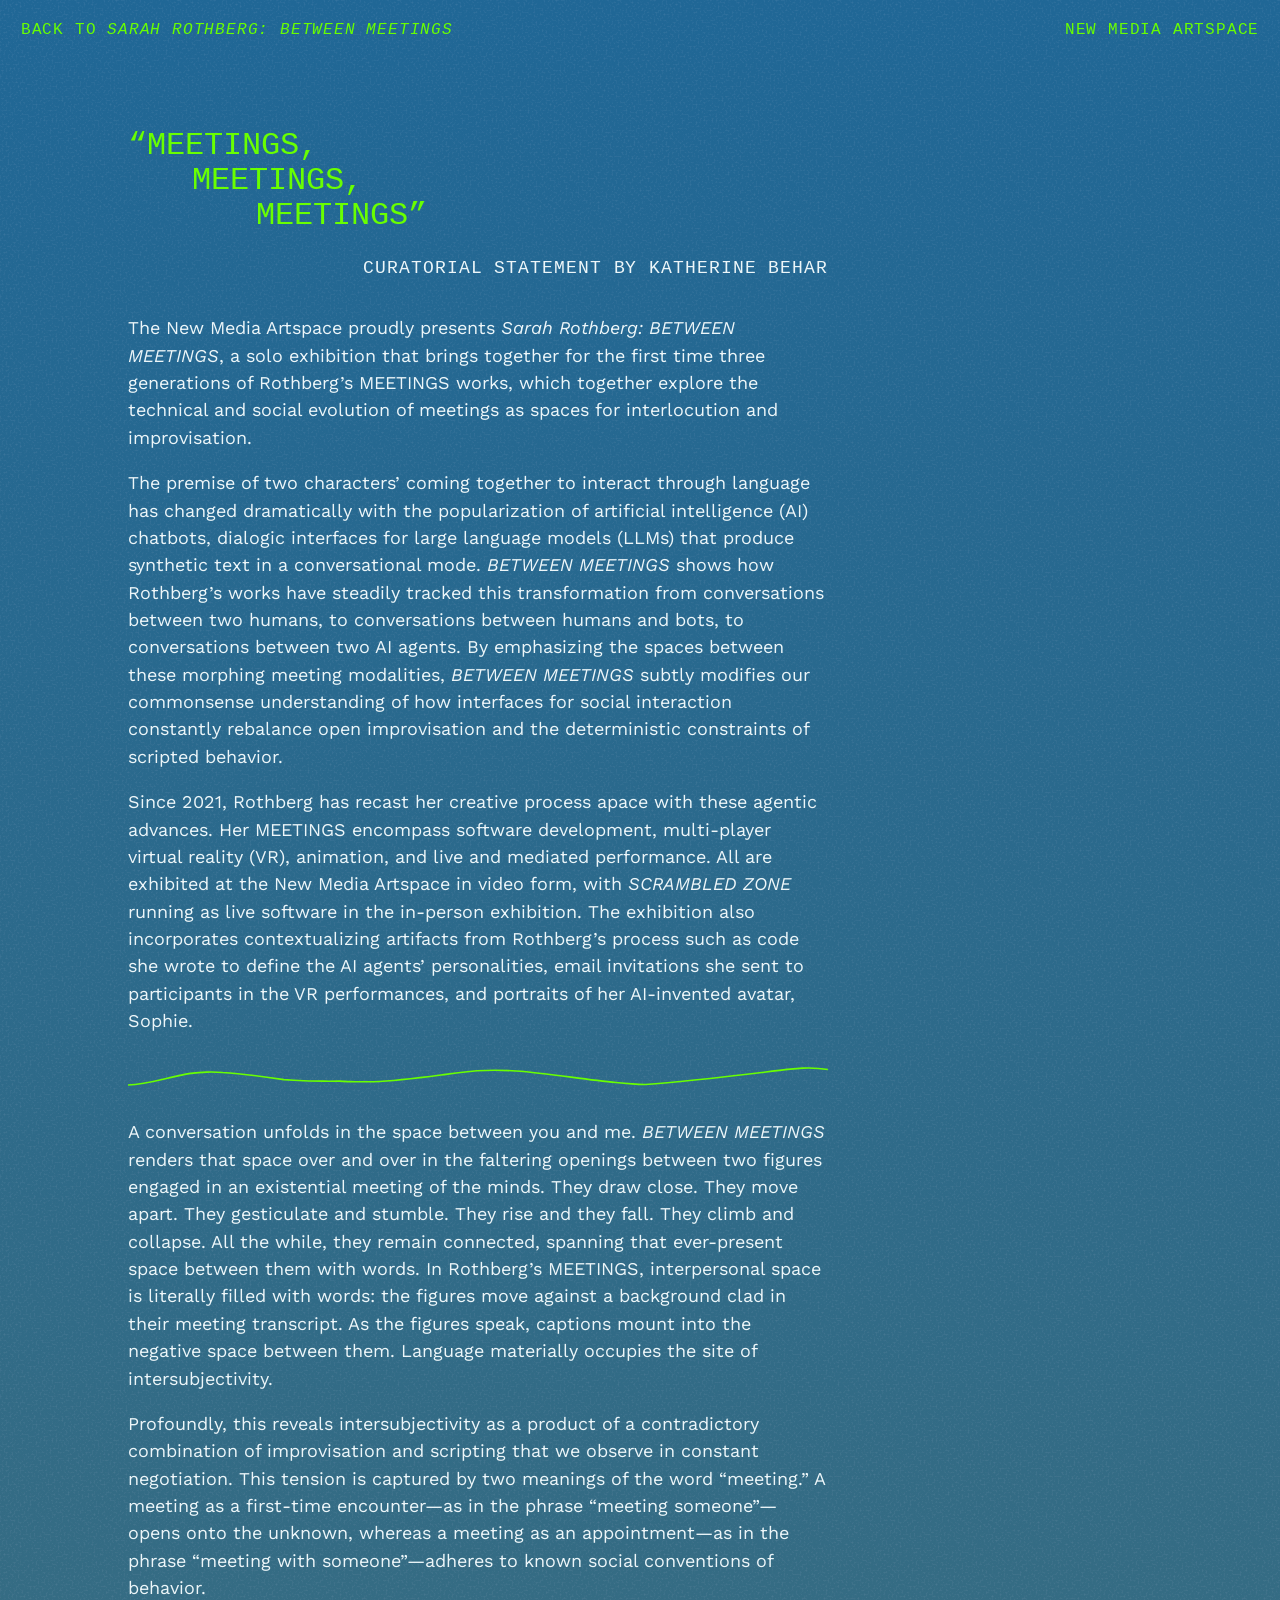
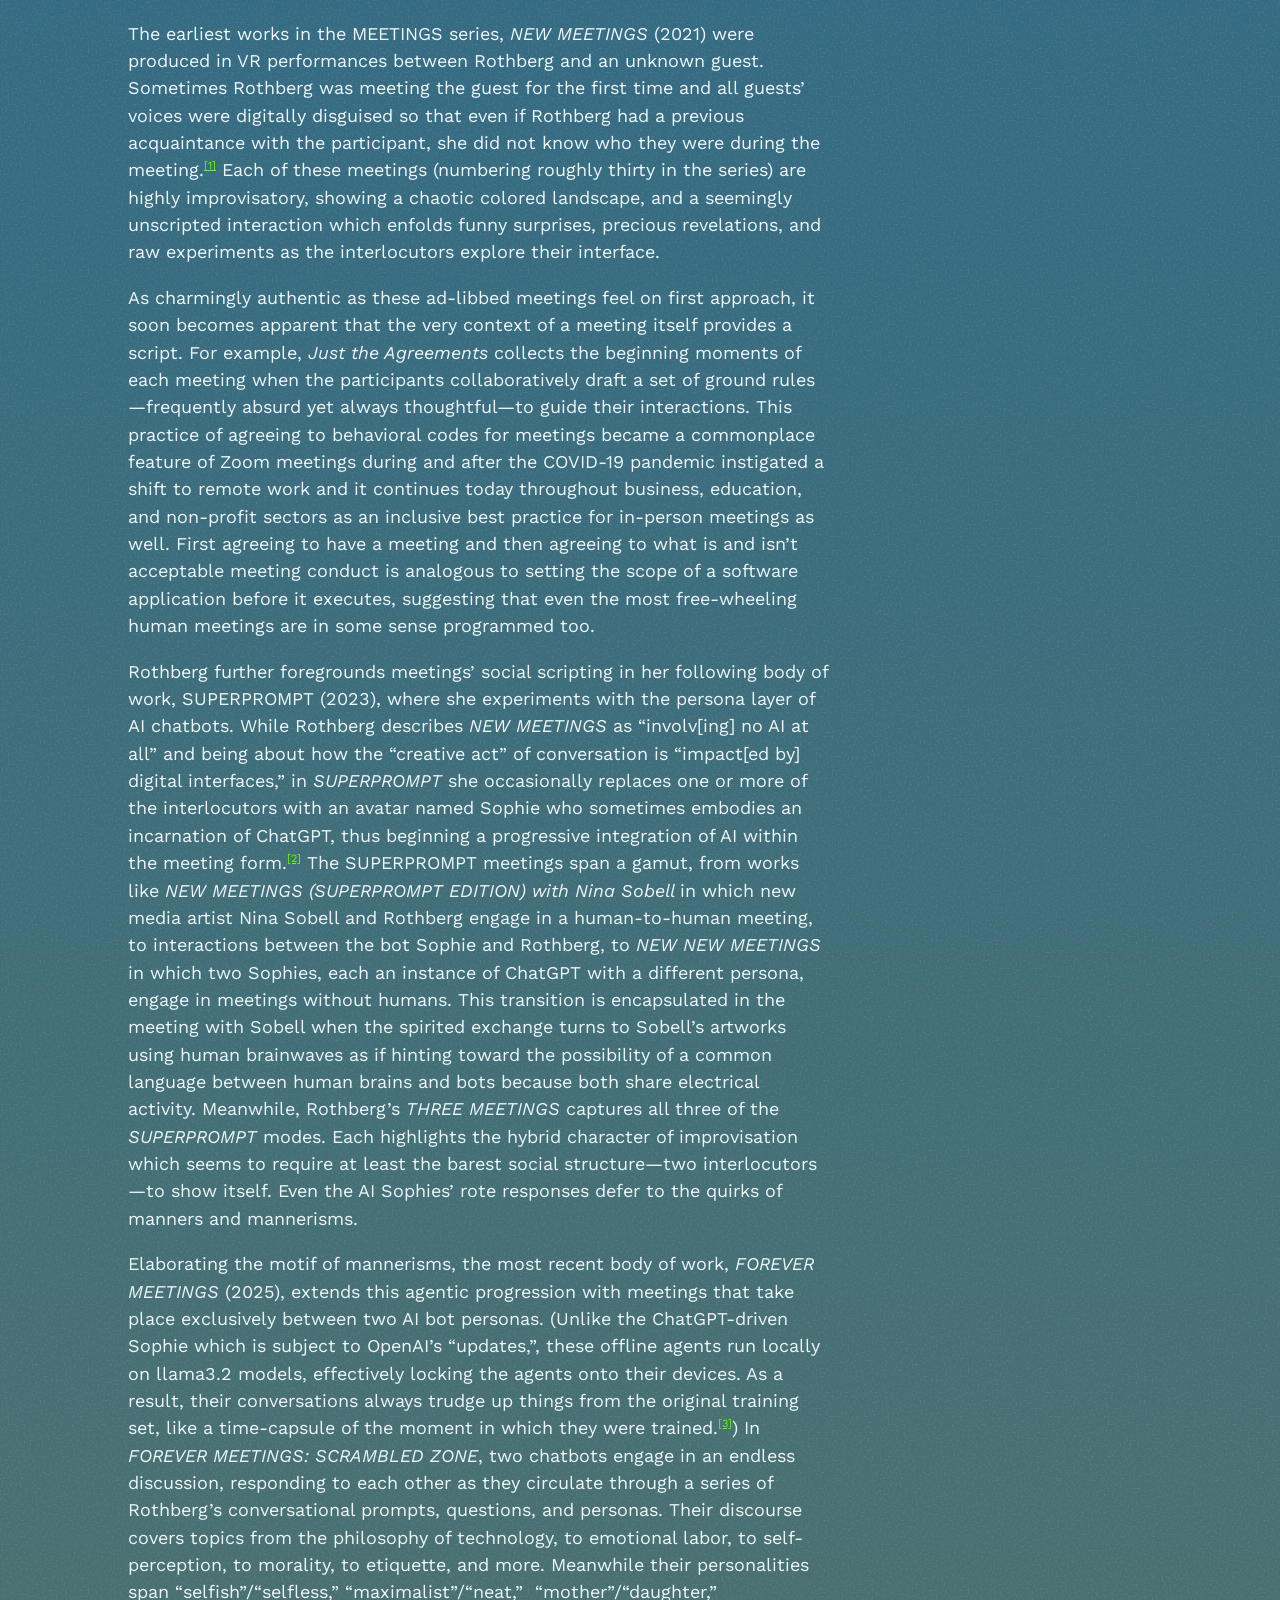
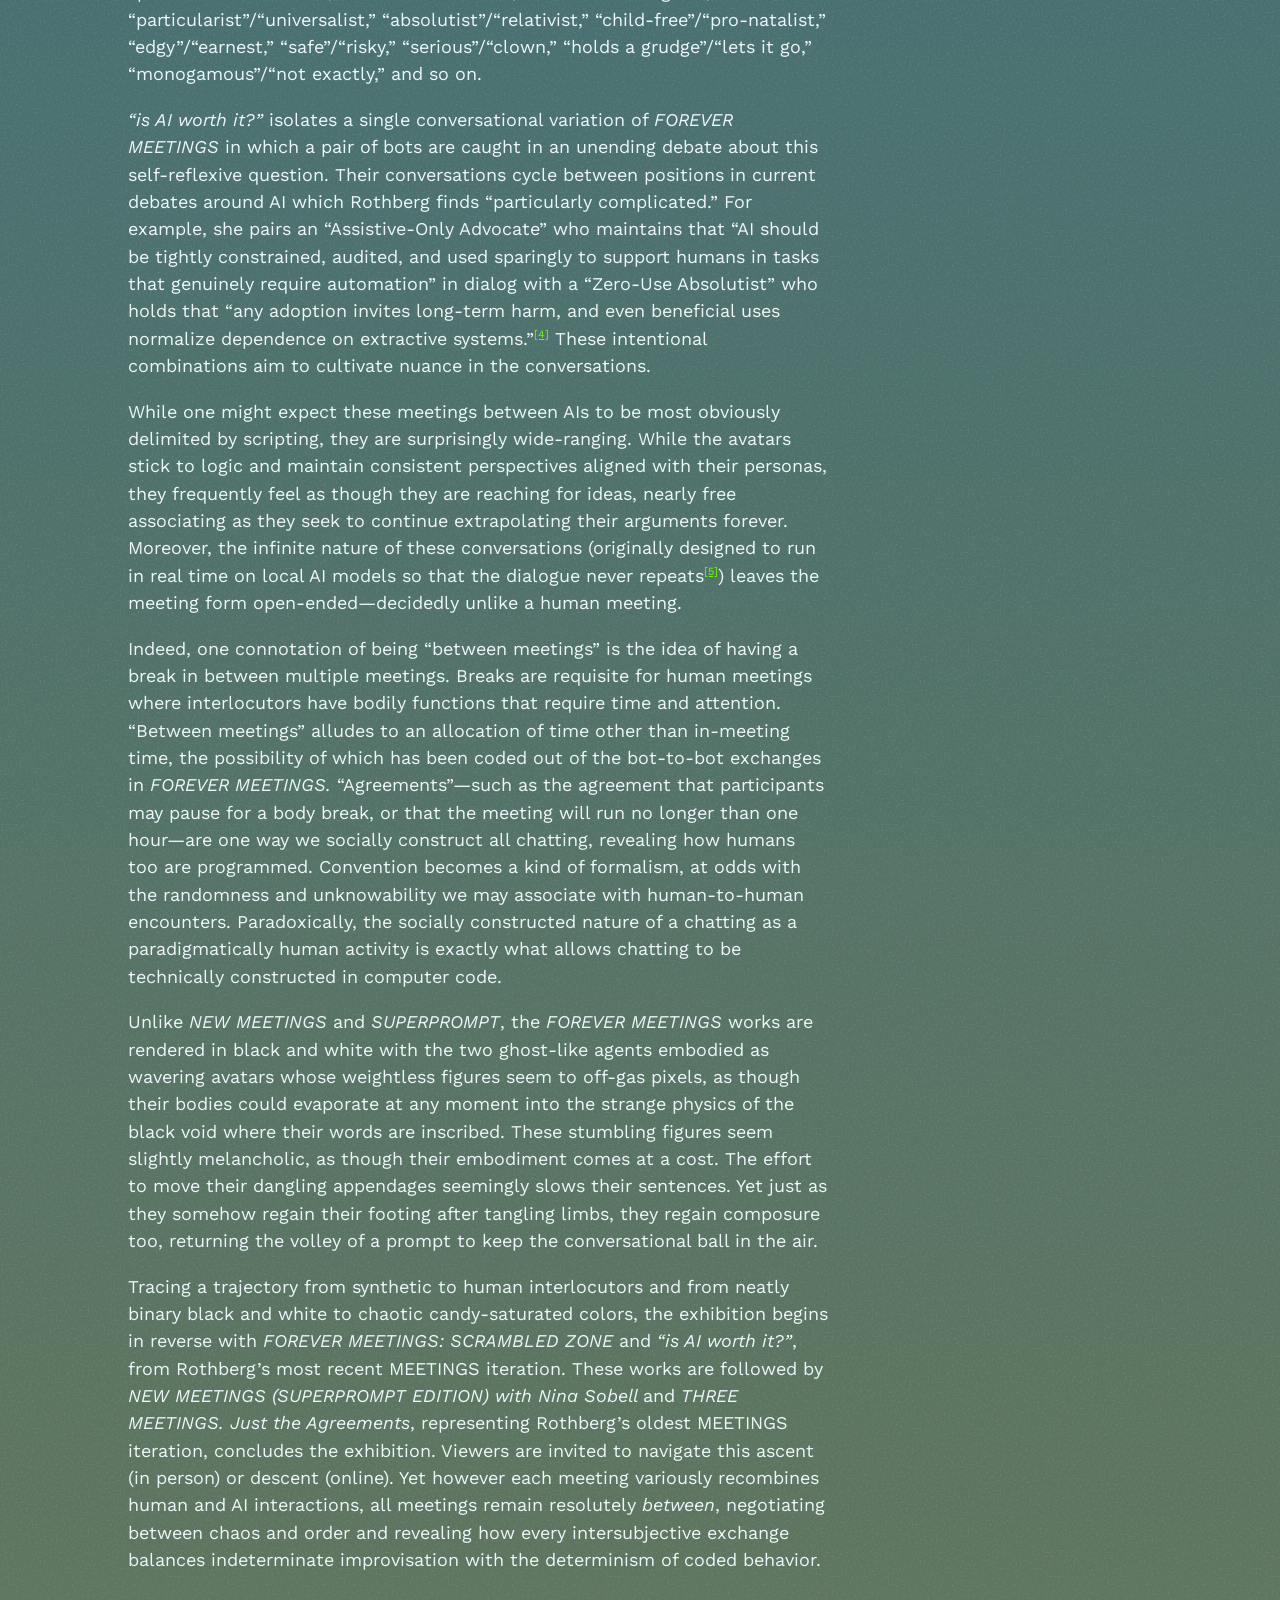
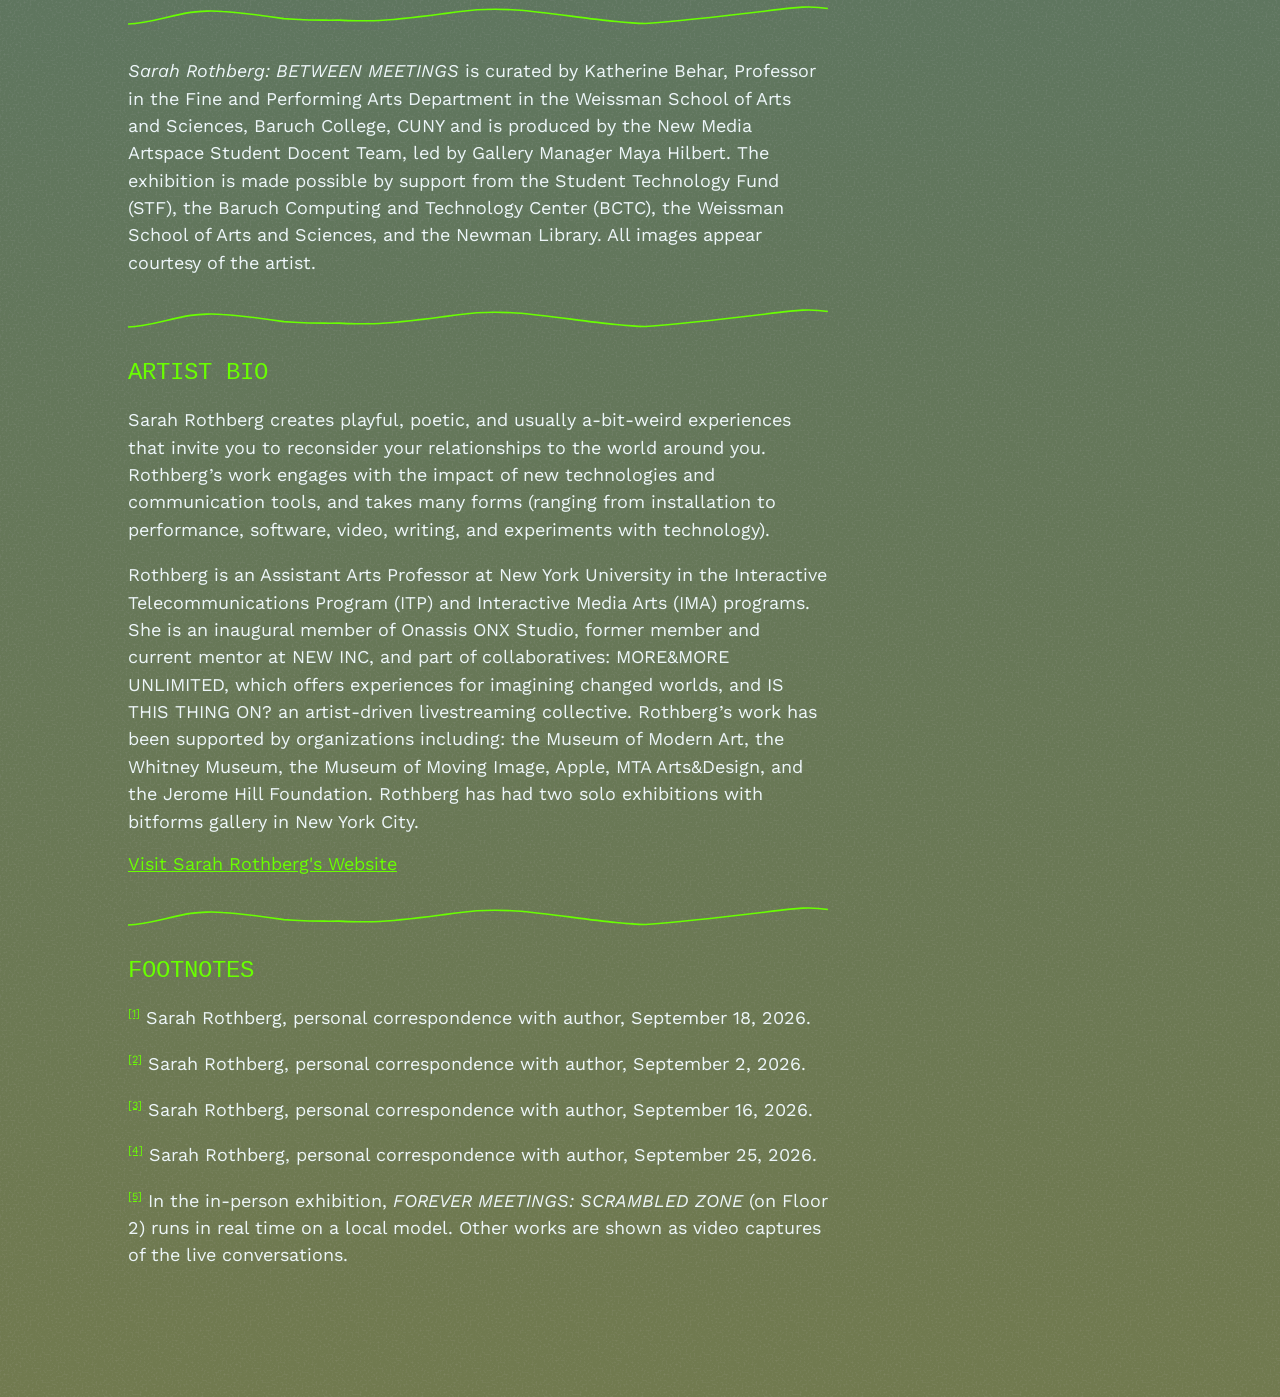
<file: curatorial-statement.html>
<!doctype html>
<html lang="en">

<head>
  <meta charset="utf-8">
  <meta name="viewport" content="width=device-width, initial-scale=1">
  <meta name="description" content="Sarah Rothberg: Between Meetings virtual exhibition curatorial statement by Katherine Behar">
  <title>Curatorial Statement - Sarah Rothberg: BETWEEN MEETINGS</title>
  <link rel="stylesheet" href="styles.css">
</head>

<body class="curatorial-statement-body">
  <header class="site-header" aria-label="Primary navigation">
    <a href="index.html">Back to <em>Sarah Rothberg: BETWEEN MEETINGS</em></a>
    <a href="https://newmediartspace.info">New Media Artspace</a>
  </header>

  <main id="top" class="curatorial-statement">
    <h1>&ldquo;Meetings, <span class="indent-one">Meetings,</span> <span class="indent-two">Meetings&rdquo;</span></h1>
    <p class="curatorial-statement-author">Curatorial Statement by Katherine Behar</p>
    <p>The New Media Artspace proudly presents <em>Sarah Rothberg: BETWEEN MEETINGS</em>, a solo exhibition that brings
      together for the first time three generations of Rothberg&rsquo;s MEETINGS works, which together explore the
      technical and social evolution of meetings as spaces for interlocution and improvisation.</p>
    <p>The premise of two characters&rsquo; coming together to interact through language has changed dramatically with
      the popularization of artificial intelligence (AI) chatbots, dialogic interfaces for large language models (LLMs)
      that produce synthetic text in a conversational mode. <em>BETWEEN MEETINGS</em> shows how Rothberg&rsquo;s works
      have steadily tracked this transformation from conversations between two humans, to conversations between humans
      and bots, to conversations between two AI agents. By emphasizing the spaces between these morphing meeting
      modalities, <em>BETWEEN MEETINGS</em> subtly modifies our commonsense understanding of how interfaces for social
      interaction constantly rebalance open improvisation and the deterministic constraints of scripted behavior.</p>
    <p>Since 2021, Rothberg has recast her creative process apace with these agentic advances. Her MEETINGS encompass
      software development, multi-player virtual reality (VR), animation, and live and mediated performance. All are
      exhibited at the New Media Artspace in video form, with <em>SCRAMBLED ZONE</em> running as live software in the in-person exhibition. The exhibition also incorporates contextualizing artifacts from
      Rothberg&rsquo;s process such as code she wrote to define the AI agents&rsquo; personalities, email invitations
      she sent to participants in the VR performances, and portraits of her AI-invented avatar, Sophie.</p>
    <hr>
    <p>A conversation unfolds in the space between you and me. <em>BETWEEN MEETINGS</em> renders that space over and
      over in the faltering openings between two figures engaged in an existential meeting of the minds. They draw
      close. They move apart. They gesticulate and stumble. They rise and they fall. They climb and collapse. All the
      while, they remain connected, spanning that ever-present space between them with words. In Rothberg&rsquo;s
      MEETINGS, interpersonal space is literally filled with words: the figures move against a background clad in their
      meeting transcript. As the figures speak, captions mount into the negative space between them. Language materially
      occupies the site of intersubjectivity.</p>
    <p>Profoundly, this reveals intersubjectivity as a product of a contradictory combination of improvisation and
      scripting that we observe in constant negotiation. This tension is captured by two meanings of the word
      &ldquo;meeting.&rdquo; A meeting as a first-time encounter&mdash;as in the phrase &ldquo;meeting
      someone&rdquo;&mdash;opens onto the unknown, whereas a meeting as an appointment&mdash;as in the phrase
      &ldquo;meeting with someone&rdquo;&mdash;adheres to known social conventions of behavior.</p>
    <p>The earliest works in the MEETINGS series, <em>NEW MEETINGS </em>(2021) were produced in VR performances between
      Rothberg and an unknown guest. Sometimes Rothberg was meeting the guest for the first time and all guests&rsquo;
      voices were digitally disguised so that even if Rothberg had a previous acquaintance with the participant, she
      did not know who they were during the meeting.<a href="#_edn1" name="_ednref1" class="sup">[1]</a> Each of these
      meetings
      (numbering roughly thirty in the series) are highly improvisatory, showing a chaotic colored landscape, and a
      seemingly unscripted interaction which enfolds funny surprises, precious revelations, and raw experiments as the
      interlocutors explore their interface.</p>
    <p>As charmingly authentic as these ad-libbed meetings feel on first approach, it soon becomes apparent that the
      very context of a meeting itself provides a script. For example, <em>Just the Agreements</em> collects the
      beginning moments of each meeting when the participants collaboratively draft a set of ground
      rules&mdash;frequently absurd yet always thoughtful&mdash;to guide their interactions. This practice of agreeing
      to behavioral codes for meetings became a commonplace feature of Zoom meetings during and after the COVID-19
      pandemic instigated a shift to remote work and it continues today throughout business, education, and non-profit
      sectors as an inclusive best practice for in-person meetings as well. First agreeing to have a meeting and then
      agreeing to what is and isn&rsquo;t acceptable meeting conduct is analogous to setting the scope of a software
      application before it executes, suggesting that even the most free-wheeling human meetings are in some sense
      programmed too.</p>
    <p>Rothberg further foregrounds meetings&rsquo; social scripting in her following body of work, SUPERPROMPT (2023),
      where she experiments with the persona layer of AI chatbots. While Rothberg describes <em>NEW MEETINGS </em>as
      &ldquo;involv[ing] no AI at all&rdquo; and being about how the &ldquo;creative act&rdquo; of conversation is
      &ldquo;impact[ed by] digital interfaces,&rdquo; in <em>SUPERPROMPT </em>she occasionally replaces one or more of
      the interlocutors with an avatar named Sophie who sometimes embodies an incarnation of ChatGPT, thus beginning a
      progressive integration of AI within the meeting form.<a href="#_edn2" name="_ednref2" class="sup">[2]</a> The
      SUPERPROMPT
      meetings span a gamut, from works like <em>NEW MEETINGS (SUPERPROMPT EDITION) with Nina Sobell </em>in which new
      media artist Nina Sobell and Rothberg engage in a human-to-human meeting, to interactions between the bot Sophie
      and Rothberg, to <em>NEW NEW MEETINGS </em>in which two Sophies, each an instance of ChatGPT with a different
      persona, engage in meetings without humans. This transition is encapsulated in the meeting with Sobell when the
      spirited exchange turns to Sobell&rsquo;s artworks using human brainwaves as if hinting toward the possibility of
      a common language between human brains and bots because both share electrical activity. Meanwhile,
      Rothberg&rsquo;s <em>THREE MEETINGS </em>captures all three of the <em>SUPERPROMPT</em> modes. Each highlights the
      hybrid character of improvisation which seems to require at least the barest social structure&mdash;two
      interlocutors&mdash;to show itself. Even the AI Sophies&rsquo; rote responses defer to the quirks of manners and
      mannerisms.</p>
    <p>Elaborating the motif of mannerisms, the most recent body of work, <em>FOREVER MEETINGS </em>(2025), extends this
      agentic progression with meetings that take place exclusively between two AI bot personas. (Unlike the ChatGPT-driven Sophie which is subject to OpenAI’s “updates,”, these offline agents run locally on llama3.2 models, effectively locking the agents onto their devices. As a result, their conversations always trudge up things from the original training set, like a time-capsule of the moment in which they were trained.<a href="#_edn3" name="_ednref3" class="sup">[3]</a>) In <em>FOREVER
        MEETINGS:
        SCRAMBLED ZONE</em>, two chatbots engage in an endless discussion, responding to each other as they circulate
      through a series of Rothberg&rsquo;s conversational prompts, questions, and personas. Their discourse covers
      topics from the philosophy of technology, to emotional labor, to self-perception, to morality, to etiquette, and
      more. Meanwhile their personalities span &ldquo;selfish&rdquo;/&ldquo;selfless,&rdquo;
      &ldquo;maximalist&rdquo;/&ldquo;neat,&rdquo; &nbsp;&ldquo;mother&rdquo;/&ldquo;daughter,&rdquo;
      &ldquo;particularist&rdquo;/&ldquo;universalist,&rdquo; &ldquo;absolutist&rdquo;/&ldquo;relativist,&rdquo;
      &ldquo;child-free&rdquo;/&ldquo;pro-natalist,&rdquo; &ldquo;edgy&rdquo;/&ldquo;earnest,&rdquo;
      &ldquo;safe&rdquo;/&ldquo;risky,&rdquo; &ldquo;serious&rdquo;/&ldquo;clown,&rdquo; &ldquo;holds a
      grudge&rdquo;/&ldquo;lets it go,&rdquo; &ldquo;monogamous&rdquo;/&ldquo;not exactly,&rdquo; and so on.</p><p>
      <em>&ldquo;is AI worth it?&rdquo;</em> isolates a single conversational variation of <em>FOREVER MEETINGS</em> in
      which a pair of bots are caught in an unending debate about this self-reflexive question. Their conversations cycle between positions in current debates around AI which Rothberg finds “particularly complicated.” For example, she pairs an “Assistive-Only Advocate” who maintains that “AI should be tightly constrained, audited, and used sparingly to support humans in tasks that genuinely require automation” in dialog with a “Zero-Use Absolutist” who holds that “any adoption invites long-term harm, and even beneficial uses normalize dependence on extractive systems.”<a href="#_edn4"
        name="_ednref4" class="sup">[4]</a>  These intentional combinations aim to cultivate nuance in the conversations.
    </p>
    <p>While one might expect these meetings between AIs to be most obviously delimited by scripting, they are
      surprisingly wide-ranging. While the avatars stick to logic and maintain consistent perspectives aligned with
      their personas, they frequently feel as though they are reaching for ideas, nearly free associating as they seek
      to continue extrapolating their arguments forever. Moreover, the infinite nature of these conversations
      (originally designed to run in real time on local AI models so that the dialogue never repeats<a href="#_edn5"
        name="_ednref5" class="sup">[5]</a>) leaves the meeting form open-ended&mdash;decidedly unlike a human meeting.
    </p>
    <p>Indeed, one connotation of being &ldquo;between meetings&rdquo; is the idea of having a break in between multiple
      meetings. Breaks are requisite for human meetings where interlocutors have bodily functions that require time and
      attention. &ldquo;Between meetings&rdquo; alludes to an allocation of time other than in-meeting time, the
      possibility of which has been coded out of the bot-to-bot exchanges in <em>FOREVER MEETINGS.
      </em>&ldquo;Agreements&rdquo;&mdash;such as the agreement that participants may pause for a body break, or that
      the meeting will run no longer than one hour&mdash;are one way we socially construct all chatting, revealing how
      humans too are programmed. Convention becomes a kind of formalism, at odds with the randomness and unknowability
      we may associate with human-to-human encounters. Paradoxically, the socially constructed nature of a chatting as a
      paradigmatically human activity is exactly what allows chatting to be technically constructed in computer code.
    </p>
    <p>Unlike <em>NEW MEETINGS</em> and <em>SUPERPROMPT</em>, the <em>FOREVER MEETINGS </em>works are rendered in black
      and white with the two ghost-like agents embodied as wavering avatars whose weightless figures seem to off-gas
      pixels, as though their bodies could evaporate at any moment into the strange physics of the black void where
      their words are inscribed. These stumbling figures seem slightly melancholic, as though their embodiment comes at
      a cost. The effort to move their dangling appendages seemingly slows their sentences. Yet just as they somehow
      regain their footing after tangling limbs, they regain composure too, returning the volley of a prompt to keep the
      conversational ball in the air.</p>
    <p>Tracing a trajectory from synthetic to human interlocutors and from neatly binary black and white to chaotic
      candy-saturated colors, the exhibition begins in reverse with <em>FOREVER MEETINGS: SCRAMBLED ZONE</em> and
      <em>&ldquo;is AI worth it?&rdquo;</em>, from Rothberg&rsquo;s most recent MEETINGS iteration. These works are
      followed by <em>NEW MEETINGS (SUPERPROMPT EDITION) with Nina Sobell </em>and <em>THREE MEETINGS. Just the
        Agreements</em>, representing Rothberg&rsquo;s oldest MEETINGS iteration, concludes the exhibition. Viewers are
      invited to navigate this ascent (in person) or descent (online). Yet however each meeting variously recombines
      human and AI interactions, all meetings remain resolutely <em>between</em>, negotiating between chaos and order
      and revealing how every intersubjective exchange balances indeterminate improvisation with the determinism of
      coded behavior.
    </p>
    <hr>
    <p><em>Sarah Rothberg: BETWEEN MEETINGS </em>is curated by Katherine Behar, Professor in the Fine and Performing
      Arts Department in the Weissman School of Arts and Sciences, Baruch College, CUNY and is produced by the New Media
      Artspace Student Docent Team, led by Gallery Manager Maya Hilbert. The exhibition is made possible by support from
      the Student Technology Fund (STF), the Baruch Computing and Technology Center (BCTC), the Weissman School of Arts
      and Sciences, and the Newman Library. All images appear courtesy of the artist.</p>
    <hr>
    <h2>Artist Bio</h2>
    <p>Sarah Rothberg creates playful, poetic, and usually a-bit-weird experiences that invite you to reconsider your
      relationships to the world around you. Rothberg&rsquo;s work engages with the impact of new technologies and
      communication tools, and takes many forms (ranging from installation to performance, software, video, writing, and
      experiments with technology).</p>
    <p>Rothberg is an Assistant Arts Professor at New York University in the Interactive Telecommunications Program
      (ITP) and Interactive Media Arts (IMA) programs. She is an inaugural member of Onassis ONX Studio, former member
      and current mentor at NEW INC, and part of collaboratives: MORE&amp;MORE UNLIMITED, which offers experiences for
      imagining changed worlds, and IS THIS THING ON? an artist-driven livestreaming collective. Rothberg&rsquo;s work
      has been supported by organizations including: the Museum of Modern Art, the Whitney Museum, the Museum of Moving
      Image, Apple, MTA Arts&amp;Design, and the Jerome Hill Foundation. Rothberg has had two solo exhibitions with
      bitforms gallery in New York City.</p>
    <a href="https://www.sarahrothberg.com/" target="_blank" rel="noopener noreferrer">Visit Sarah Rothberg's
      Website</a>
    <hr>
    <h2>Footnotes</h2>
    <p><a href="#_ednref1" name="_edn1" class="sup">[1]</a> Sarah Rothberg, personal correspondence with author,
      September 18, 2026.
    </p>
    <p><a href="#_ednref2" name="_edn2" class="sup">[2]</a> Sarah Rothberg, personal correspondence with author,
      September 2, 2026.
    </p>
    <p><a href="#_ednref3" name="_edn3" class="sup">[3]</a> Sarah Rothberg, personal correspondence with author,
      September 16, 2026.
    </p>
     <p><a href="#_ednref4" name="_edn4" class="sup">[4]</a> Sarah Rothberg, personal correspondence with author, September 25, 2026.
    <p><a href="#_ednref5" name="_edn5" class="sup">[5]</a> In the in-person exhibition, <em>FOREVER MEETINGS: SCRAMBLED
        ZONE
      </em>(on Floor 2) runs in real time on a local model. Other works are shown as video captures of the live
      conversations.</p>
  </main>
</body>

</html>
</file>
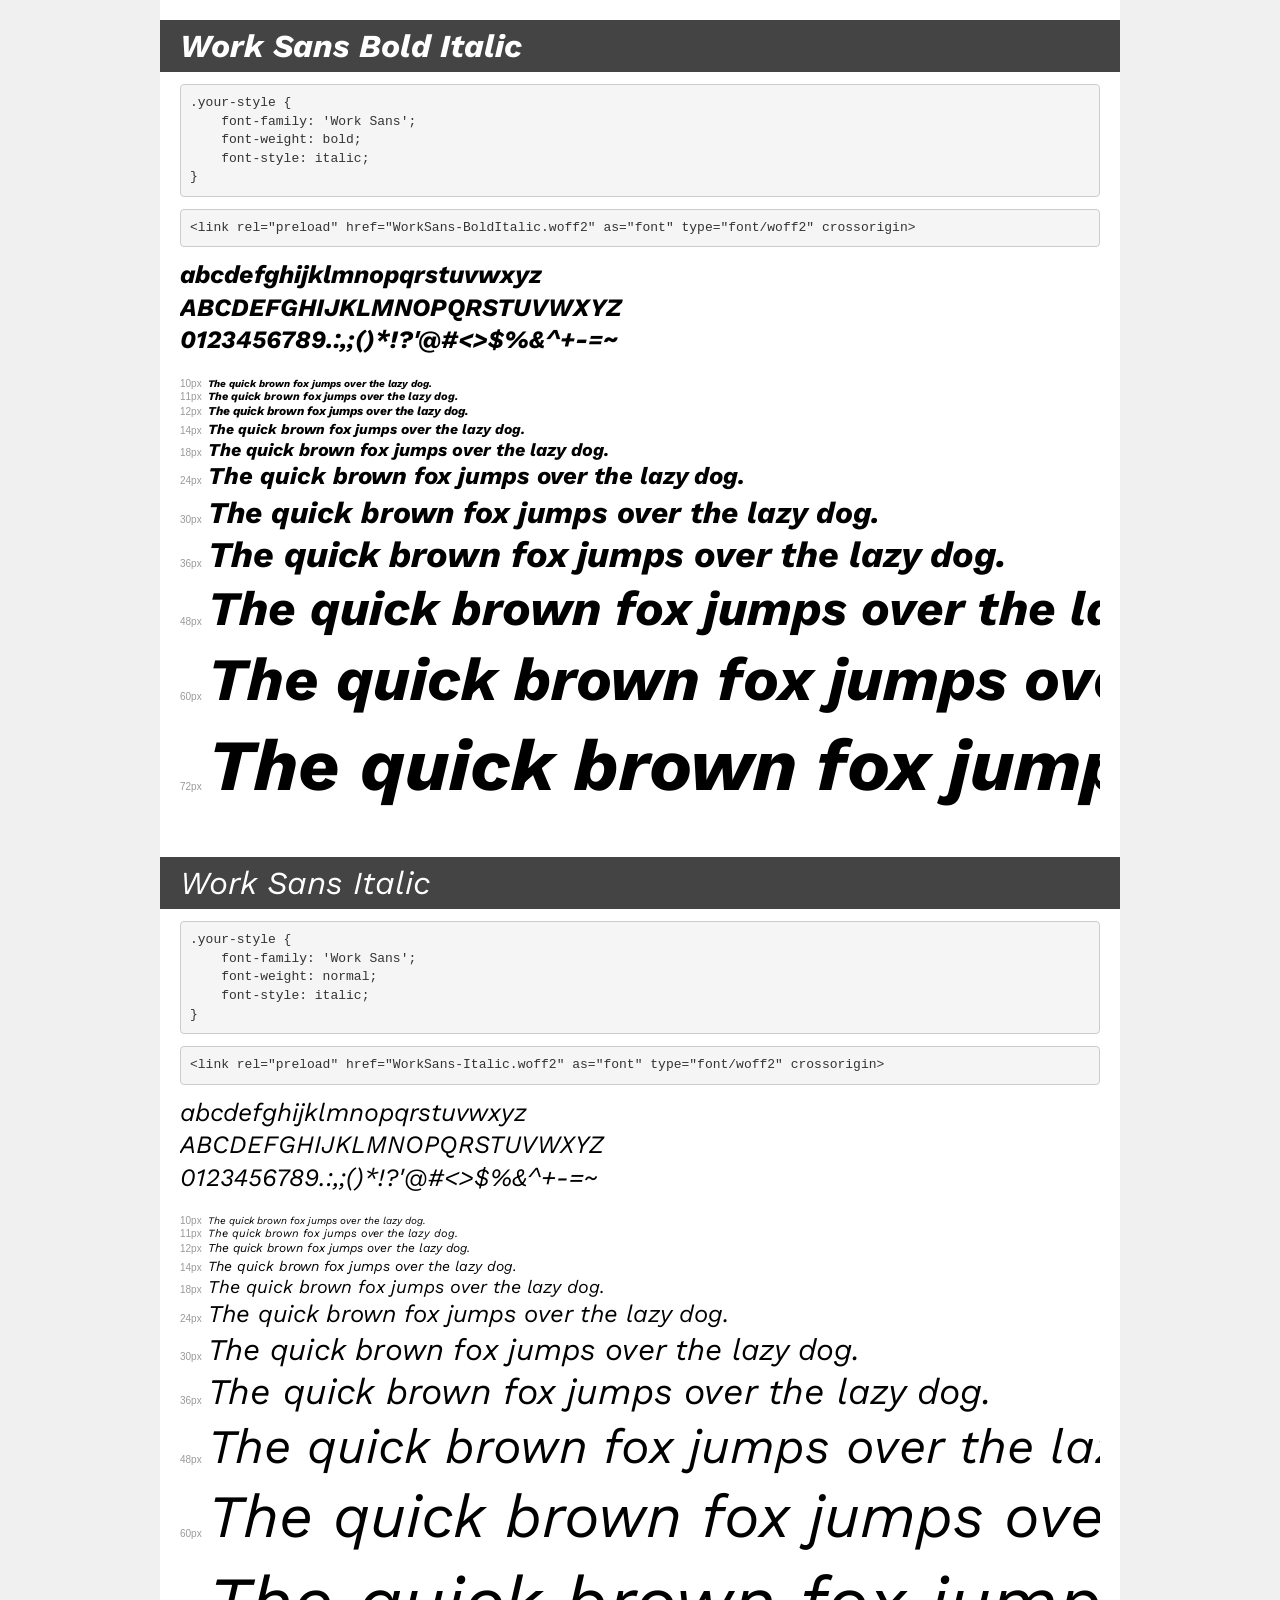
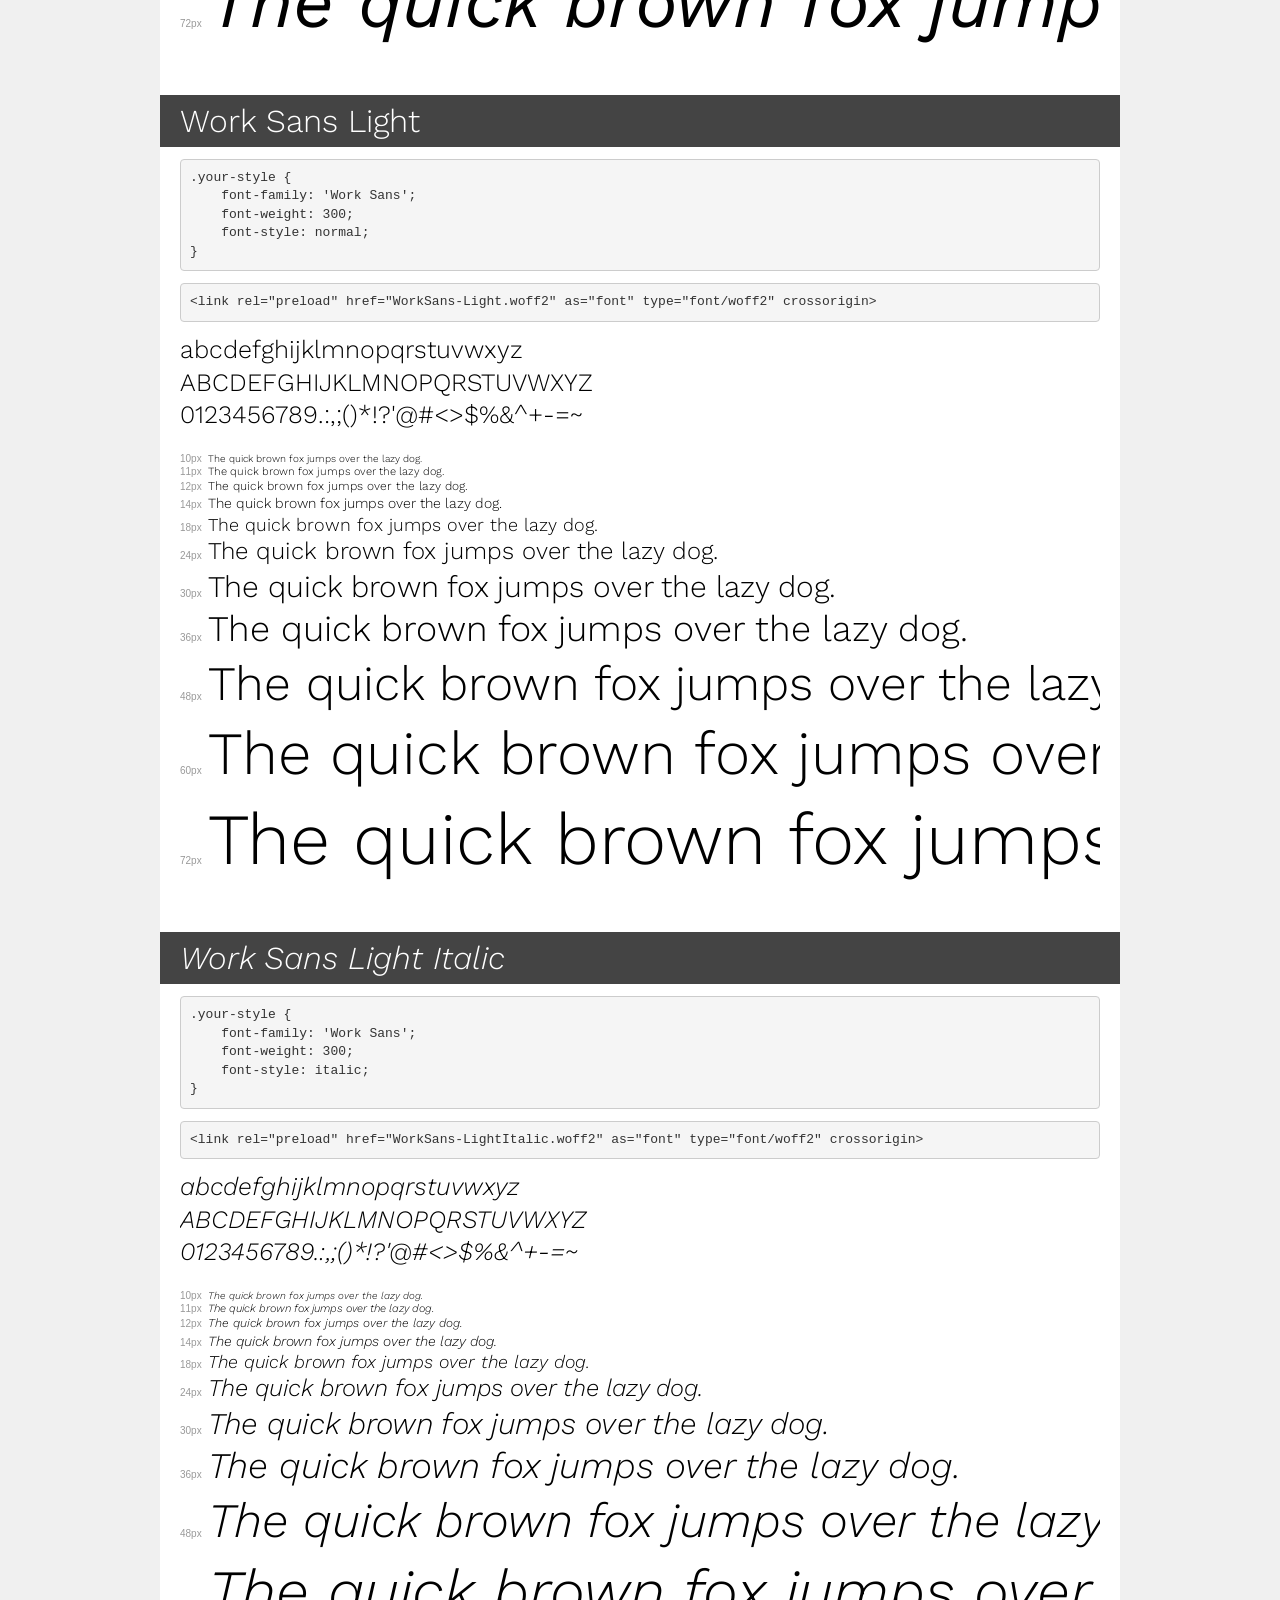
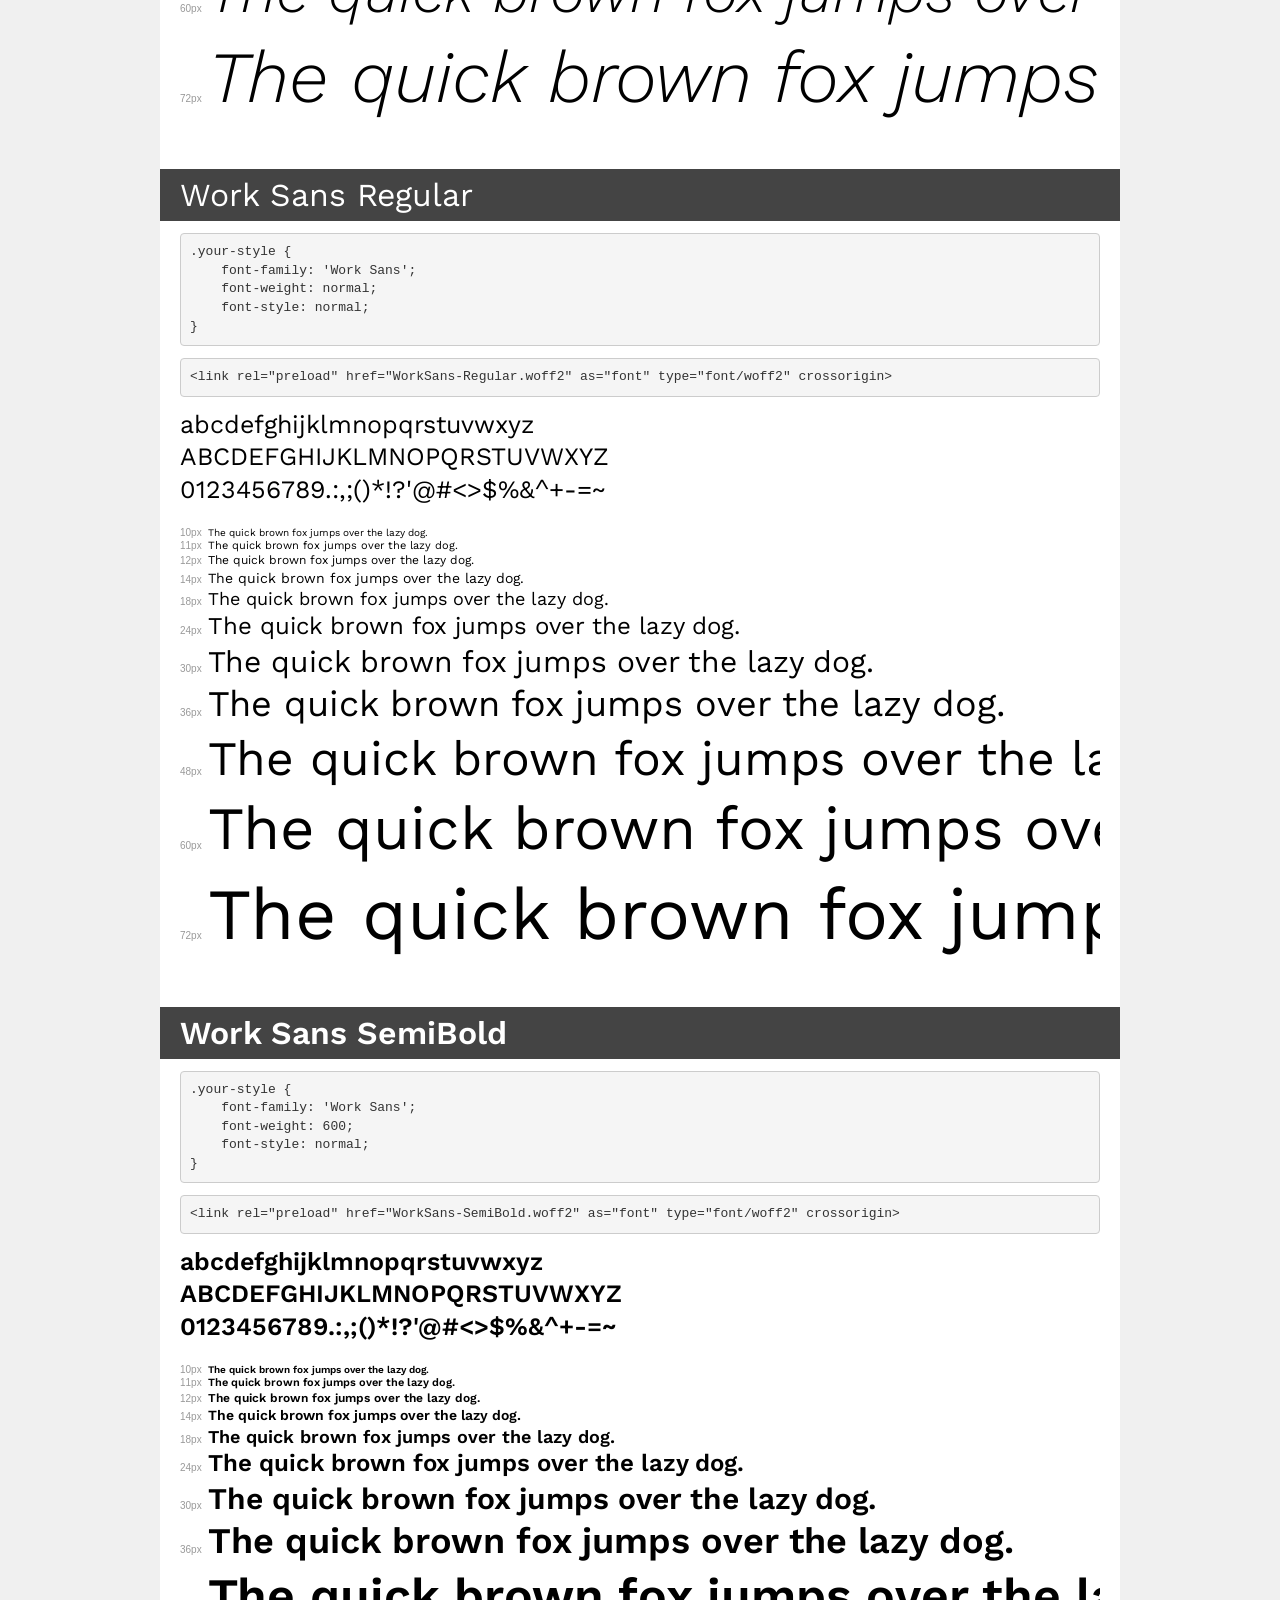
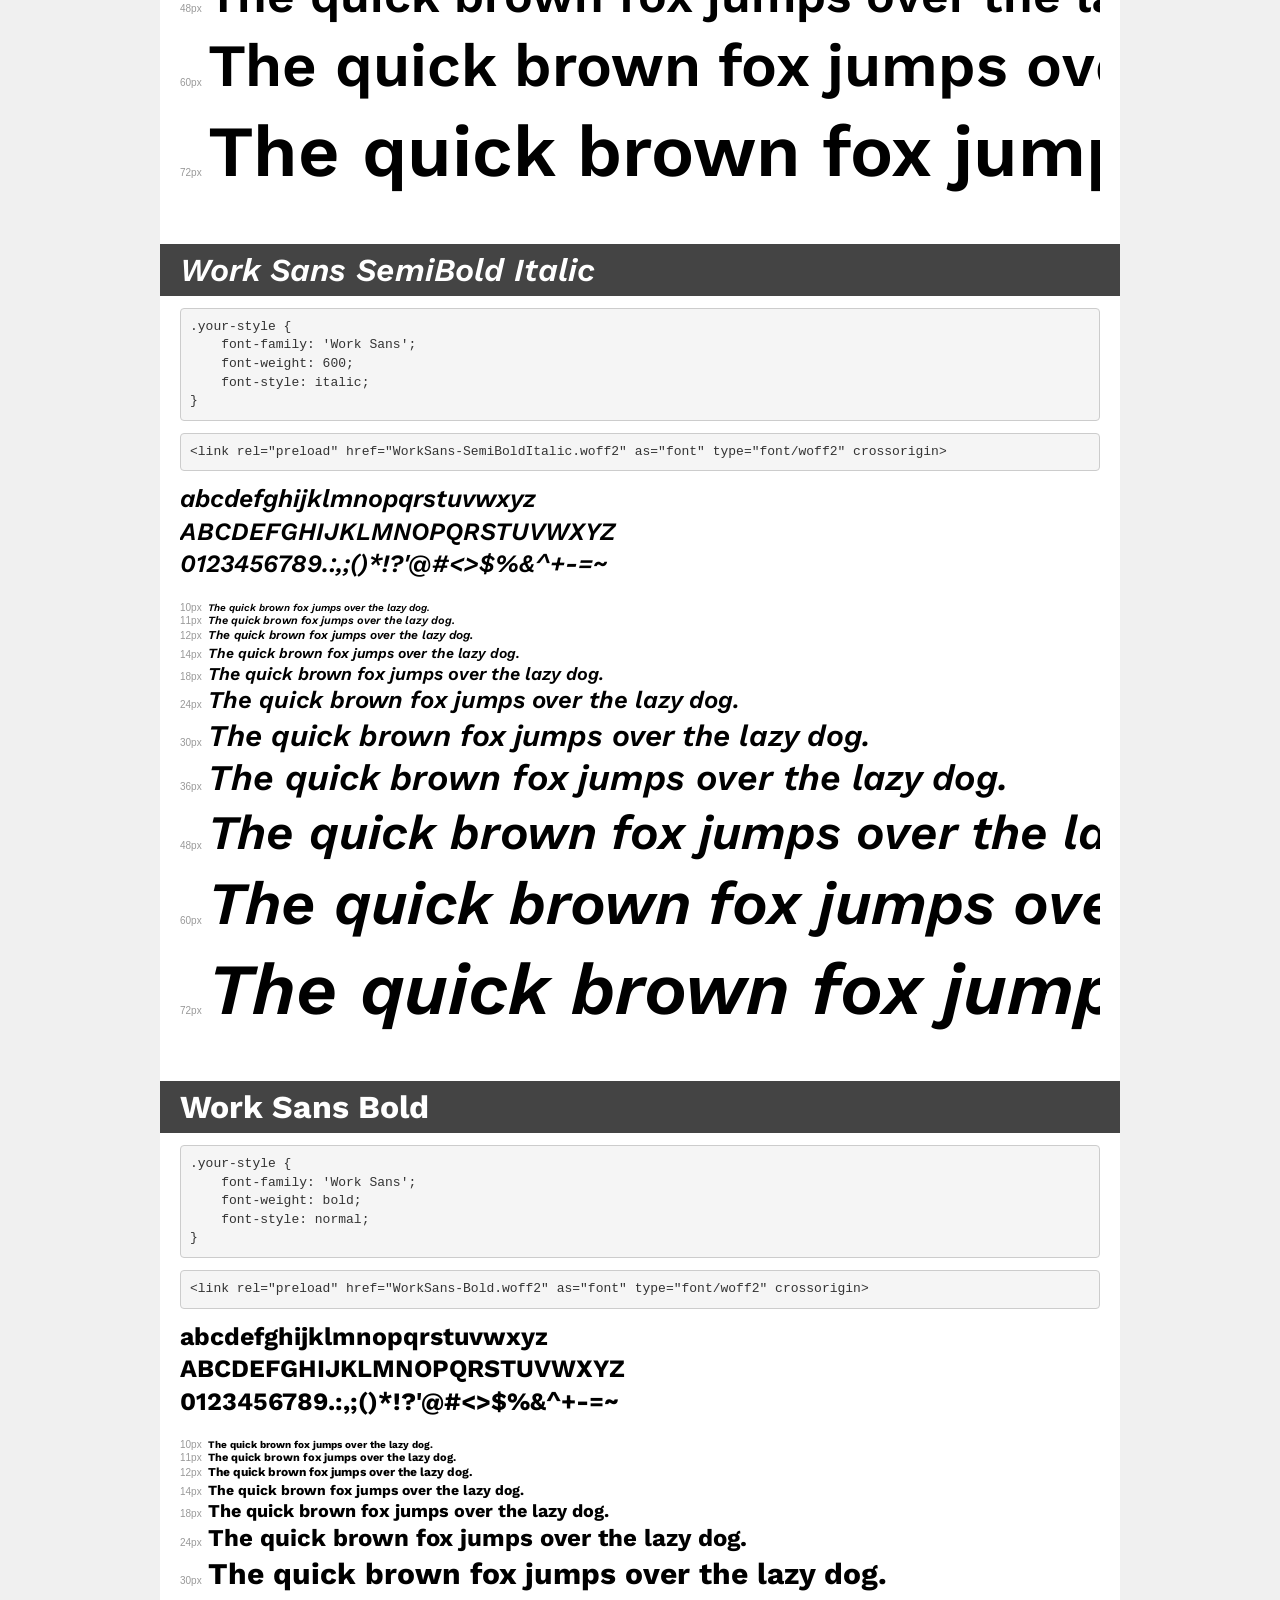
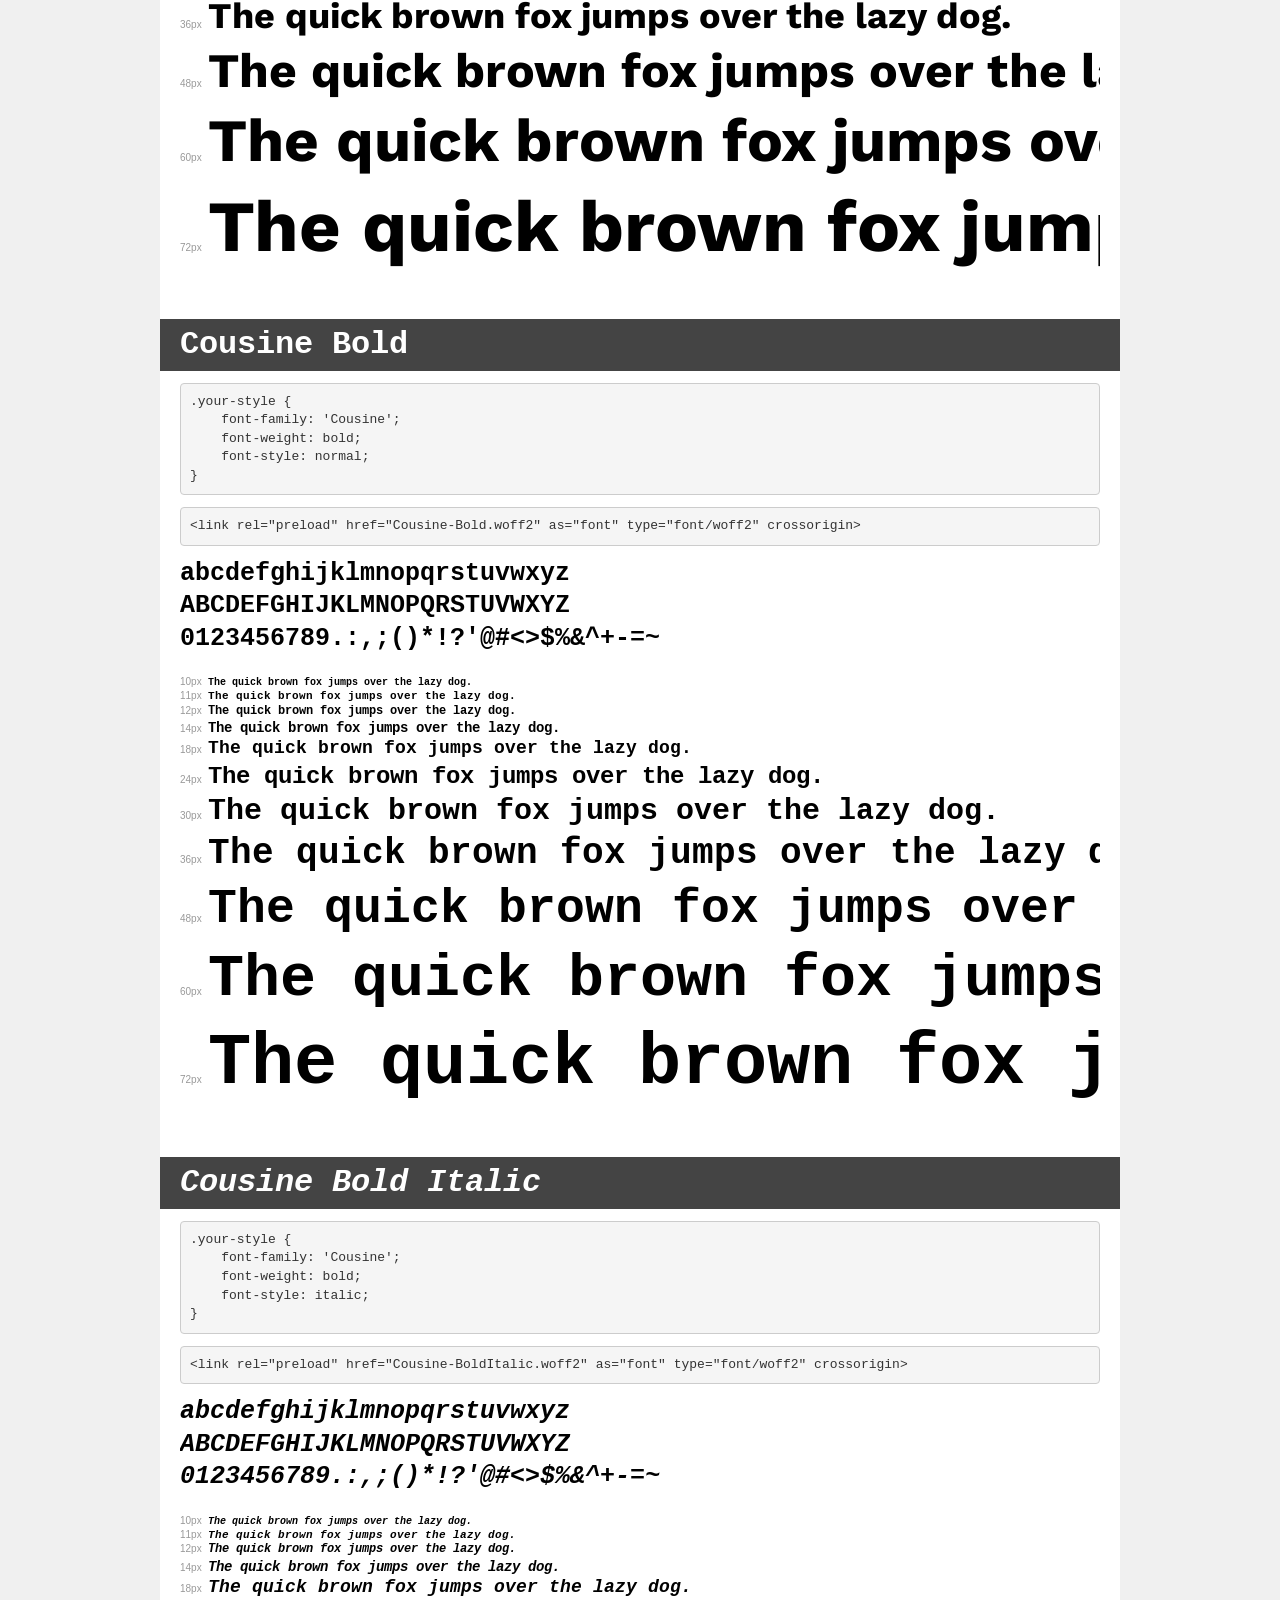
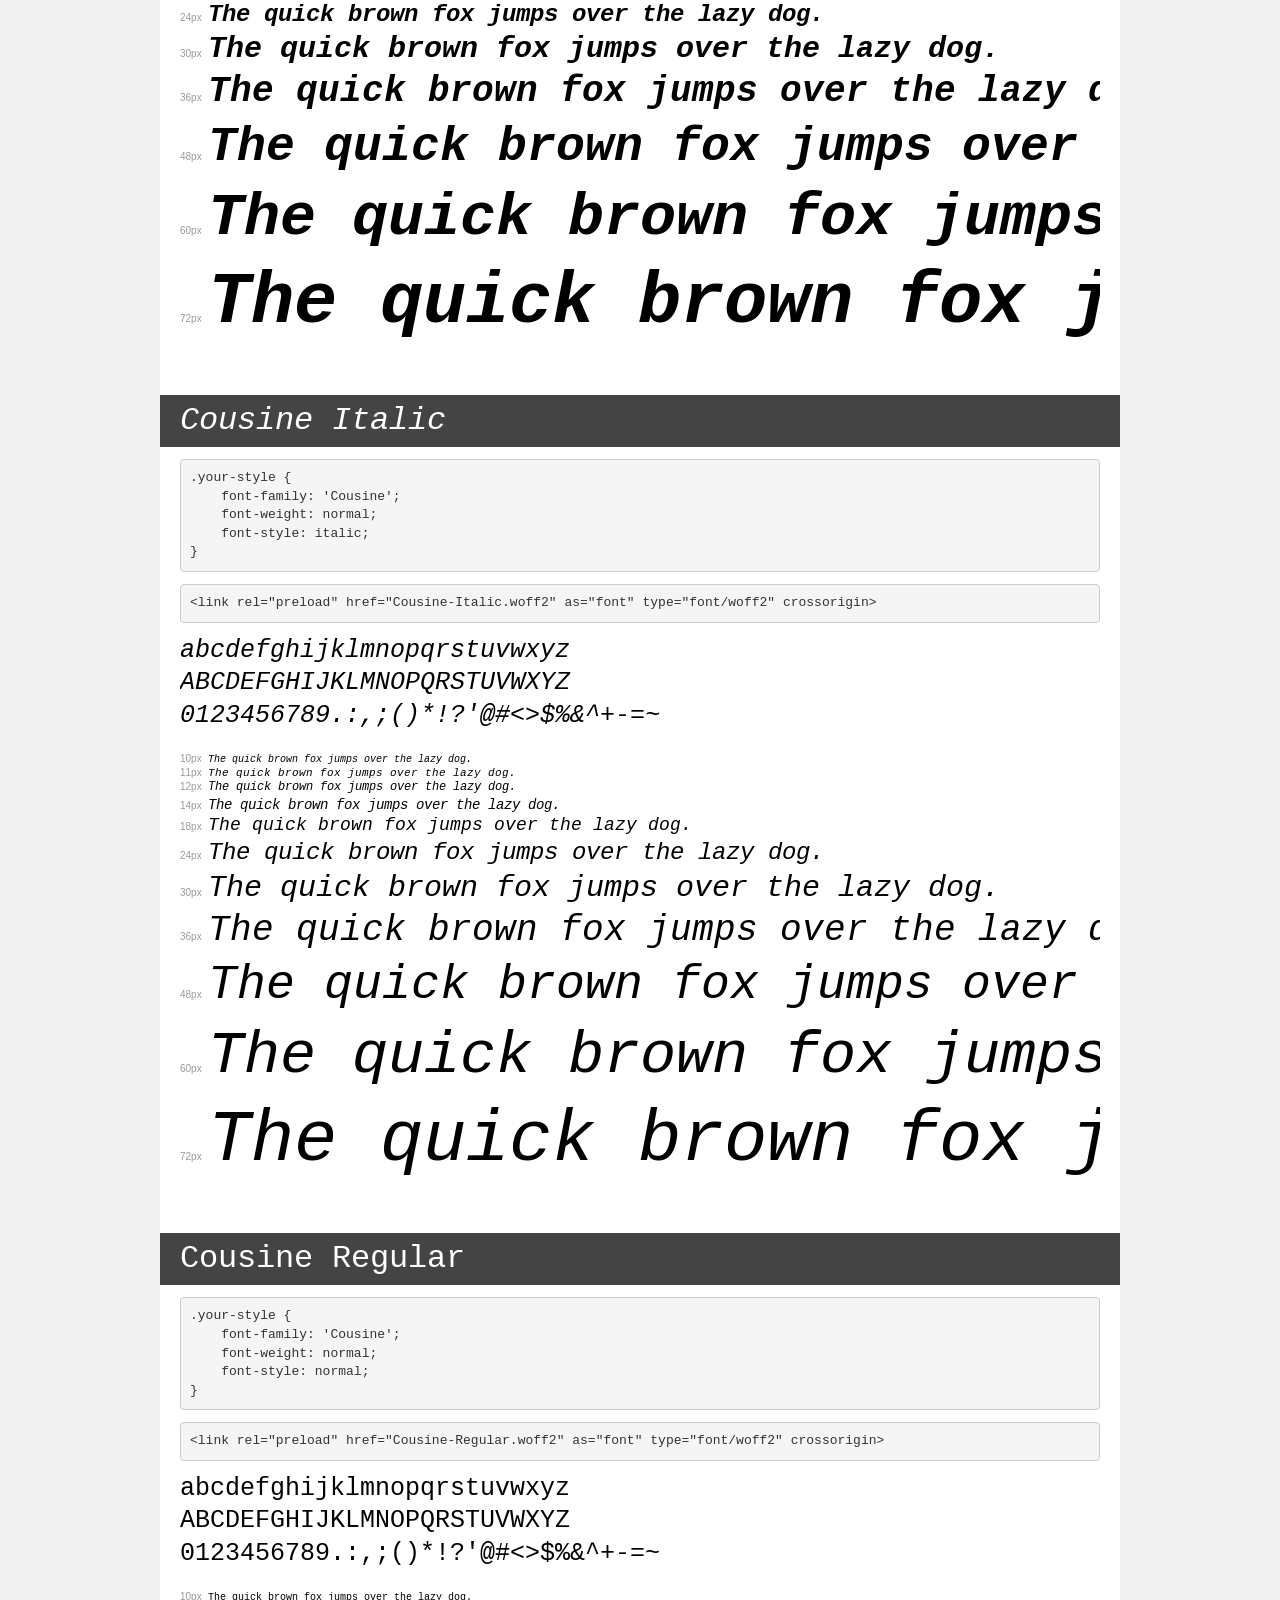
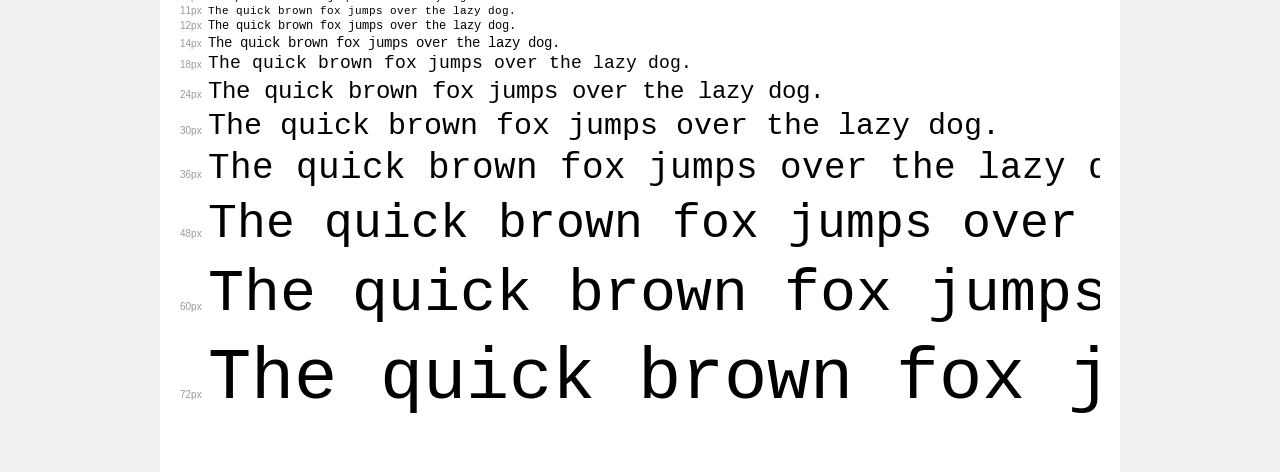
<file: fonts/demo.html>
<!DOCTYPE html>
<html lang="en">
<head>
    <meta charset="utf-8">
    <meta http-equiv="X-UA-Compatible" content="IE=edge">
    <meta name="viewport" content="width=device-width, initial-scale=1">
    <meta name="robots" content="noindex, noarchive">
    <meta name="format-detection" content="telephone=no">
    <title>Transfonter demo</title>
    <link href="stylesheet.css" rel="stylesheet">
    <style>
        /*
        http://meyerweb.com/eric/tools/css/reset/
        v2.0 | 20110126
        License: none (public domain)
        */
        html, body, div, span, applet, object, iframe,
        h1, h2, h3, h4, h5, h6, p, blockquote, pre,
        a, abbr, acronym, address, big, cite, code,
        del, dfn, em, img, ins, kbd, q, s, samp,
        small, strike, strong, sub, sup, tt, var,
        b, u, i, center,
        dl, dt, dd, ol, ul, li,
        fieldset, form, label, legend,
        table, caption, tbody, tfoot, thead, tr, th, td,
        article, aside, canvas, details, embed,
        figure, figcaption, footer, header, hgroup,
        menu, nav, output, ruby, section, summary,
        time, mark, audio, video {
            margin: 0;
            padding: 0;
            border: 0;
            font-size: 100%;
            font: inherit;
            vertical-align: baseline;
        }
        /* HTML5 display-role reset for older browsers */
        article, aside, details, figcaption, figure,
        footer, header, hgroup, menu, nav, section {
            display: block;
        }
        body {
            line-height: 1;
        }
        ol, ul {
            list-style: none;
        }
        blockquote, q {
            quotes: none;
        }
        blockquote:before, blockquote:after,
        q:before, q:after {
            content: '';
            content: none;
        }
        table {
            border-collapse: collapse;
            border-spacing: 0;
        }
        /* demo styles */
        body {
            background: #f0f0f0;
            color: #000;
        }
        .page {
            background: #fff;
            width: 920px;
            margin: 0 auto;
            padding: 20px 20px 0 20px;
            overflow: hidden;
        }
        .font-container {
            overflow-x: auto;
            overflow-y: hidden;
            margin-bottom: 40px;
            line-height: 1.3;
            white-space: nowrap;
            padding-bottom: 5px;
        }
        h1 {
            position: relative;
            background: #444;
            font-size: 32px;
            color: #fff;
            padding: 10px 20px;
            margin: 0 -20px 12px -20px;
        }
        .letters {
            font-size: 25px;
            margin-bottom: 20px;
        }
        .s10:before {
            content: '10px';
        }
        .s11:before {
            content: '11px';
        }
        .s12:before {
            content: '12px';
        }
        .s14:before {
            content: '14px';
        }
        .s18:before {
            content: '18px';
        }
        .s24:before {
            content: '24px';
        }
        .s30:before {
            content: '30px';
        }
        .s36:before {
            content: '36px';
        }
        .s48:before {
            content: '48px';
        }
        .s60:before {
            content: '60px';
        }
        .s72:before {
            content: '72px';
        }
        .s10:before, .s11:before, .s12:before, .s14:before,
        .s18:before, .s24:before, .s30:before, .s36:before,
        .s48:before, .s60:before, .s72:before {
            font-family: Arial, sans-serif;
            font-size: 10px;
            font-weight: normal;
            font-style: normal;
            color: #999;
            padding-right: 6px;
        }
        pre {
            display: block;
            padding: 9px;
            margin: 0 0 12px;
            font-family: Monaco, Menlo, Consolas, "Courier New", monospace;
            font-size: 13px;
            line-height: 1.428571429;
            color: #333;
            font-weight: normal;
            font-style: normal;
            background-color: #f5f5f5;
            border: 1px solid #ccc;
            overflow-x: auto;
            border-radius: 4px;
        }
        /* responsive */
        @media (max-width: 959px) {
            .page {
                width: auto;
                margin: 0;
            }
        }
    </style>
</head>
<body>
<div class="page">
    <div class="demo">
        <h1 style="font-family: 'Work Sans'; font-weight: bold; font-style: italic;">Work Sans Bold Italic</h1>
        <pre title="Usage">.your-style {
    font-family: 'Work Sans';
    font-weight: bold;
    font-style: italic;
}</pre>
        <pre title="Preload (optional)">
&lt;link rel=&quot;preload&quot; href=&quot;WorkSans-BoldItalic.woff2&quot; as=&quot;font&quot; type=&quot;font/woff2&quot; crossorigin&gt;</pre>
        <div class="font-container" style="font-family: 'Work Sans'; font-weight: bold; font-style: italic;">
            <p class="letters">
                abcdefghijklmnopqrstuvwxyz<br>
ABCDEFGHIJKLMNOPQRSTUVWXYZ<br>
                0123456789.:,;()*!?'@#&lt;&gt;$%&^+-=~
            </p>
            <p class="s10" style="font-size: 10px;">The quick brown fox jumps over the lazy dog.</p>
            <p class="s11" style="font-size: 11px;">The quick brown fox jumps over the lazy dog.</p>
            <p class="s12" style="font-size: 12px;">The quick brown fox jumps over the lazy dog.</p>
            <p class="s14" style="font-size: 14px;">The quick brown fox jumps over the lazy dog.</p>
            <p class="s18" style="font-size: 18px;">The quick brown fox jumps over the lazy dog.</p>
            <p class="s24" style="font-size: 24px;">The quick brown fox jumps over the lazy dog.</p>
            <p class="s30" style="font-size: 30px;">The quick brown fox jumps over the lazy dog.</p>
            <p class="s36" style="font-size: 36px;">The quick brown fox jumps over the lazy dog.</p>
            <p class="s48" style="font-size: 48px;">The quick brown fox jumps over the lazy dog.</p>
            <p class="s60" style="font-size: 60px;">The quick brown fox jumps over the lazy dog.</p>
            <p class="s72" style="font-size: 72px;">The quick brown fox jumps over the lazy dog.</p>
        </div>
    </div>

    <div class="demo">
        <h1 style="font-family: 'Work Sans'; font-weight: normal; font-style: italic;">Work Sans Italic</h1>
        <pre title="Usage">.your-style {
    font-family: 'Work Sans';
    font-weight: normal;
    font-style: italic;
}</pre>
        <pre title="Preload (optional)">
&lt;link rel=&quot;preload&quot; href=&quot;WorkSans-Italic.woff2&quot; as=&quot;font&quot; type=&quot;font/woff2&quot; crossorigin&gt;</pre>
        <div class="font-container" style="font-family: 'Work Sans'; font-weight: normal; font-style: italic;">
            <p class="letters">
                abcdefghijklmnopqrstuvwxyz<br>
ABCDEFGHIJKLMNOPQRSTUVWXYZ<br>
                0123456789.:,;()*!?'@#&lt;&gt;$%&^+-=~
            </p>
            <p class="s10" style="font-size: 10px;">The quick brown fox jumps over the lazy dog.</p>
            <p class="s11" style="font-size: 11px;">The quick brown fox jumps over the lazy dog.</p>
            <p class="s12" style="font-size: 12px;">The quick brown fox jumps over the lazy dog.</p>
            <p class="s14" style="font-size: 14px;">The quick brown fox jumps over the lazy dog.</p>
            <p class="s18" style="font-size: 18px;">The quick brown fox jumps over the lazy dog.</p>
            <p class="s24" style="font-size: 24px;">The quick brown fox jumps over the lazy dog.</p>
            <p class="s30" style="font-size: 30px;">The quick brown fox jumps over the lazy dog.</p>
            <p class="s36" style="font-size: 36px;">The quick brown fox jumps over the lazy dog.</p>
            <p class="s48" style="font-size: 48px;">The quick brown fox jumps over the lazy dog.</p>
            <p class="s60" style="font-size: 60px;">The quick brown fox jumps over the lazy dog.</p>
            <p class="s72" style="font-size: 72px;">The quick brown fox jumps over the lazy dog.</p>
        </div>
    </div>

    <div class="demo">
        <h1 style="font-family: 'Work Sans'; font-weight: 300; font-style: normal;">Work Sans Light</h1>
        <pre title="Usage">.your-style {
    font-family: 'Work Sans';
    font-weight: 300;
    font-style: normal;
}</pre>
        <pre title="Preload (optional)">
&lt;link rel=&quot;preload&quot; href=&quot;WorkSans-Light.woff2&quot; as=&quot;font&quot; type=&quot;font/woff2&quot; crossorigin&gt;</pre>
        <div class="font-container" style="font-family: 'Work Sans'; font-weight: 300; font-style: normal;">
            <p class="letters">
                abcdefghijklmnopqrstuvwxyz<br>
ABCDEFGHIJKLMNOPQRSTUVWXYZ<br>
                0123456789.:,;()*!?'@#&lt;&gt;$%&^+-=~
            </p>
            <p class="s10" style="font-size: 10px;">The quick brown fox jumps over the lazy dog.</p>
            <p class="s11" style="font-size: 11px;">The quick brown fox jumps over the lazy dog.</p>
            <p class="s12" style="font-size: 12px;">The quick brown fox jumps over the lazy dog.</p>
            <p class="s14" style="font-size: 14px;">The quick brown fox jumps over the lazy dog.</p>
            <p class="s18" style="font-size: 18px;">The quick brown fox jumps over the lazy dog.</p>
            <p class="s24" style="font-size: 24px;">The quick brown fox jumps over the lazy dog.</p>
            <p class="s30" style="font-size: 30px;">The quick brown fox jumps over the lazy dog.</p>
            <p class="s36" style="font-size: 36px;">The quick brown fox jumps over the lazy dog.</p>
            <p class="s48" style="font-size: 48px;">The quick brown fox jumps over the lazy dog.</p>
            <p class="s60" style="font-size: 60px;">The quick brown fox jumps over the lazy dog.</p>
            <p class="s72" style="font-size: 72px;">The quick brown fox jumps over the lazy dog.</p>
        </div>
    </div>

    <div class="demo">
        <h1 style="font-family: 'Work Sans'; font-weight: 300; font-style: italic;">Work Sans Light Italic</h1>
        <pre title="Usage">.your-style {
    font-family: 'Work Sans';
    font-weight: 300;
    font-style: italic;
}</pre>
        <pre title="Preload (optional)">
&lt;link rel=&quot;preload&quot; href=&quot;WorkSans-LightItalic.woff2&quot; as=&quot;font&quot; type=&quot;font/woff2&quot; crossorigin&gt;</pre>
        <div class="font-container" style="font-family: 'Work Sans'; font-weight: 300; font-style: italic;">
            <p class="letters">
                abcdefghijklmnopqrstuvwxyz<br>
ABCDEFGHIJKLMNOPQRSTUVWXYZ<br>
                0123456789.:,;()*!?'@#&lt;&gt;$%&^+-=~
            </p>
            <p class="s10" style="font-size: 10px;">The quick brown fox jumps over the lazy dog.</p>
            <p class="s11" style="font-size: 11px;">The quick brown fox jumps over the lazy dog.</p>
            <p class="s12" style="font-size: 12px;">The quick brown fox jumps over the lazy dog.</p>
            <p class="s14" style="font-size: 14px;">The quick brown fox jumps over the lazy dog.</p>
            <p class="s18" style="font-size: 18px;">The quick brown fox jumps over the lazy dog.</p>
            <p class="s24" style="font-size: 24px;">The quick brown fox jumps over the lazy dog.</p>
            <p class="s30" style="font-size: 30px;">The quick brown fox jumps over the lazy dog.</p>
            <p class="s36" style="font-size: 36px;">The quick brown fox jumps over the lazy dog.</p>
            <p class="s48" style="font-size: 48px;">The quick brown fox jumps over the lazy dog.</p>
            <p class="s60" style="font-size: 60px;">The quick brown fox jumps over the lazy dog.</p>
            <p class="s72" style="font-size: 72px;">The quick brown fox jumps over the lazy dog.</p>
        </div>
    </div>

    <div class="demo">
        <h1 style="font-family: 'Work Sans'; font-weight: normal; font-style: normal;">Work Sans Regular</h1>
        <pre title="Usage">.your-style {
    font-family: 'Work Sans';
    font-weight: normal;
    font-style: normal;
}</pre>
        <pre title="Preload (optional)">
&lt;link rel=&quot;preload&quot; href=&quot;WorkSans-Regular.woff2&quot; as=&quot;font&quot; type=&quot;font/woff2&quot; crossorigin&gt;</pre>
        <div class="font-container" style="font-family: 'Work Sans'; font-weight: normal; font-style: normal;">
            <p class="letters">
                abcdefghijklmnopqrstuvwxyz<br>
ABCDEFGHIJKLMNOPQRSTUVWXYZ<br>
                0123456789.:,;()*!?'@#&lt;&gt;$%&^+-=~
            </p>
            <p class="s10" style="font-size: 10px;">The quick brown fox jumps over the lazy dog.</p>
            <p class="s11" style="font-size: 11px;">The quick brown fox jumps over the lazy dog.</p>
            <p class="s12" style="font-size: 12px;">The quick brown fox jumps over the lazy dog.</p>
            <p class="s14" style="font-size: 14px;">The quick brown fox jumps over the lazy dog.</p>
            <p class="s18" style="font-size: 18px;">The quick brown fox jumps over the lazy dog.</p>
            <p class="s24" style="font-size: 24px;">The quick brown fox jumps over the lazy dog.</p>
            <p class="s30" style="font-size: 30px;">The quick brown fox jumps over the lazy dog.</p>
            <p class="s36" style="font-size: 36px;">The quick brown fox jumps over the lazy dog.</p>
            <p class="s48" style="font-size: 48px;">The quick brown fox jumps over the lazy dog.</p>
            <p class="s60" style="font-size: 60px;">The quick brown fox jumps over the lazy dog.</p>
            <p class="s72" style="font-size: 72px;">The quick brown fox jumps over the lazy dog.</p>
        </div>
    </div>

    <div class="demo">
        <h1 style="font-family: 'Work Sans'; font-weight: 600; font-style: normal;">Work Sans SemiBold</h1>
        <pre title="Usage">.your-style {
    font-family: 'Work Sans';
    font-weight: 600;
    font-style: normal;
}</pre>
        <pre title="Preload (optional)">
&lt;link rel=&quot;preload&quot; href=&quot;WorkSans-SemiBold.woff2&quot; as=&quot;font&quot; type=&quot;font/woff2&quot; crossorigin&gt;</pre>
        <div class="font-container" style="font-family: 'Work Sans'; font-weight: 600; font-style: normal;">
            <p class="letters">
                abcdefghijklmnopqrstuvwxyz<br>
ABCDEFGHIJKLMNOPQRSTUVWXYZ<br>
                0123456789.:,;()*!?'@#&lt;&gt;$%&^+-=~
            </p>
            <p class="s10" style="font-size: 10px;">The quick brown fox jumps over the lazy dog.</p>
            <p class="s11" style="font-size: 11px;">The quick brown fox jumps over the lazy dog.</p>
            <p class="s12" style="font-size: 12px;">The quick brown fox jumps over the lazy dog.</p>
            <p class="s14" style="font-size: 14px;">The quick brown fox jumps over the lazy dog.</p>
            <p class="s18" style="font-size: 18px;">The quick brown fox jumps over the lazy dog.</p>
            <p class="s24" style="font-size: 24px;">The quick brown fox jumps over the lazy dog.</p>
            <p class="s30" style="font-size: 30px;">The quick brown fox jumps over the lazy dog.</p>
            <p class="s36" style="font-size: 36px;">The quick brown fox jumps over the lazy dog.</p>
            <p class="s48" style="font-size: 48px;">The quick brown fox jumps over the lazy dog.</p>
            <p class="s60" style="font-size: 60px;">The quick brown fox jumps over the lazy dog.</p>
            <p class="s72" style="font-size: 72px;">The quick brown fox jumps over the lazy dog.</p>
        </div>
    </div>

    <div class="demo">
        <h1 style="font-family: 'Work Sans'; font-weight: 600; font-style: italic;">Work Sans SemiBold Italic</h1>
        <pre title="Usage">.your-style {
    font-family: 'Work Sans';
    font-weight: 600;
    font-style: italic;
}</pre>
        <pre title="Preload (optional)">
&lt;link rel=&quot;preload&quot; href=&quot;WorkSans-SemiBoldItalic.woff2&quot; as=&quot;font&quot; type=&quot;font/woff2&quot; crossorigin&gt;</pre>
        <div class="font-container" style="font-family: 'Work Sans'; font-weight: 600; font-style: italic;">
            <p class="letters">
                abcdefghijklmnopqrstuvwxyz<br>
ABCDEFGHIJKLMNOPQRSTUVWXYZ<br>
                0123456789.:,;()*!?'@#&lt;&gt;$%&^+-=~
            </p>
            <p class="s10" style="font-size: 10px;">The quick brown fox jumps over the lazy dog.</p>
            <p class="s11" style="font-size: 11px;">The quick brown fox jumps over the lazy dog.</p>
            <p class="s12" style="font-size: 12px;">The quick brown fox jumps over the lazy dog.</p>
            <p class="s14" style="font-size: 14px;">The quick brown fox jumps over the lazy dog.</p>
            <p class="s18" style="font-size: 18px;">The quick brown fox jumps over the lazy dog.</p>
            <p class="s24" style="font-size: 24px;">The quick brown fox jumps over the lazy dog.</p>
            <p class="s30" style="font-size: 30px;">The quick brown fox jumps over the lazy dog.</p>
            <p class="s36" style="font-size: 36px;">The quick brown fox jumps over the lazy dog.</p>
            <p class="s48" style="font-size: 48px;">The quick brown fox jumps over the lazy dog.</p>
            <p class="s60" style="font-size: 60px;">The quick brown fox jumps over the lazy dog.</p>
            <p class="s72" style="font-size: 72px;">The quick brown fox jumps over the lazy dog.</p>
        </div>
    </div>

    <div class="demo">
        <h1 style="font-family: 'Work Sans'; font-weight: bold; font-style: normal;">Work Sans Bold</h1>
        <pre title="Usage">.your-style {
    font-family: 'Work Sans';
    font-weight: bold;
    font-style: normal;
}</pre>
        <pre title="Preload (optional)">
&lt;link rel=&quot;preload&quot; href=&quot;WorkSans-Bold.woff2&quot; as=&quot;font&quot; type=&quot;font/woff2&quot; crossorigin&gt;</pre>
        <div class="font-container" style="font-family: 'Work Sans'; font-weight: bold; font-style: normal;">
            <p class="letters">
                abcdefghijklmnopqrstuvwxyz<br>
ABCDEFGHIJKLMNOPQRSTUVWXYZ<br>
                0123456789.:,;()*!?'@#&lt;&gt;$%&^+-=~
            </p>
            <p class="s10" style="font-size: 10px;">The quick brown fox jumps over the lazy dog.</p>
            <p class="s11" style="font-size: 11px;">The quick brown fox jumps over the lazy dog.</p>
            <p class="s12" style="font-size: 12px;">The quick brown fox jumps over the lazy dog.</p>
            <p class="s14" style="font-size: 14px;">The quick brown fox jumps over the lazy dog.</p>
            <p class="s18" style="font-size: 18px;">The quick brown fox jumps over the lazy dog.</p>
            <p class="s24" style="font-size: 24px;">The quick brown fox jumps over the lazy dog.</p>
            <p class="s30" style="font-size: 30px;">The quick brown fox jumps over the lazy dog.</p>
            <p class="s36" style="font-size: 36px;">The quick brown fox jumps over the lazy dog.</p>
            <p class="s48" style="font-size: 48px;">The quick brown fox jumps over the lazy dog.</p>
            <p class="s60" style="font-size: 60px;">The quick brown fox jumps over the lazy dog.</p>
            <p class="s72" style="font-size: 72px;">The quick brown fox jumps over the lazy dog.</p>
        </div>
    </div>

    <div class="demo">
        <h1 style="font-family: 'Cousine'; font-weight: bold; font-style: normal;">Cousine Bold</h1>
        <pre title="Usage">.your-style {
    font-family: 'Cousine';
    font-weight: bold;
    font-style: normal;
}</pre>
        <pre title="Preload (optional)">
&lt;link rel=&quot;preload&quot; href=&quot;Cousine-Bold.woff2&quot; as=&quot;font&quot; type=&quot;font/woff2&quot; crossorigin&gt;</pre>
        <div class="font-container" style="font-family: 'Cousine'; font-weight: bold; font-style: normal;">
            <p class="letters">
                abcdefghijklmnopqrstuvwxyz<br>
ABCDEFGHIJKLMNOPQRSTUVWXYZ<br>
                0123456789.:,;()*!?'@#&lt;&gt;$%&^+-=~
            </p>
            <p class="s10" style="font-size: 10px;">The quick brown fox jumps over the lazy dog.</p>
            <p class="s11" style="font-size: 11px;">The quick brown fox jumps over the lazy dog.</p>
            <p class="s12" style="font-size: 12px;">The quick brown fox jumps over the lazy dog.</p>
            <p class="s14" style="font-size: 14px;">The quick brown fox jumps over the lazy dog.</p>
            <p class="s18" style="font-size: 18px;">The quick brown fox jumps over the lazy dog.</p>
            <p class="s24" style="font-size: 24px;">The quick brown fox jumps over the lazy dog.</p>
            <p class="s30" style="font-size: 30px;">The quick brown fox jumps over the lazy dog.</p>
            <p class="s36" style="font-size: 36px;">The quick brown fox jumps over the lazy dog.</p>
            <p class="s48" style="font-size: 48px;">The quick brown fox jumps over the lazy dog.</p>
            <p class="s60" style="font-size: 60px;">The quick brown fox jumps over the lazy dog.</p>
            <p class="s72" style="font-size: 72px;">The quick brown fox jumps over the lazy dog.</p>
        </div>
    </div>

    <div class="demo">
        <h1 style="font-family: 'Cousine'; font-weight: bold; font-style: italic;">Cousine Bold Italic</h1>
        <pre title="Usage">.your-style {
    font-family: 'Cousine';
    font-weight: bold;
    font-style: italic;
}</pre>
        <pre title="Preload (optional)">
&lt;link rel=&quot;preload&quot; href=&quot;Cousine-BoldItalic.woff2&quot; as=&quot;font&quot; type=&quot;font/woff2&quot; crossorigin&gt;</pre>
        <div class="font-container" style="font-family: 'Cousine'; font-weight: bold; font-style: italic;">
            <p class="letters">
                abcdefghijklmnopqrstuvwxyz<br>
ABCDEFGHIJKLMNOPQRSTUVWXYZ<br>
                0123456789.:,;()*!?'@#&lt;&gt;$%&^+-=~
            </p>
            <p class="s10" style="font-size: 10px;">The quick brown fox jumps over the lazy dog.</p>
            <p class="s11" style="font-size: 11px;">The quick brown fox jumps over the lazy dog.</p>
            <p class="s12" style="font-size: 12px;">The quick brown fox jumps over the lazy dog.</p>
            <p class="s14" style="font-size: 14px;">The quick brown fox jumps over the lazy dog.</p>
            <p class="s18" style="font-size: 18px;">The quick brown fox jumps over the lazy dog.</p>
            <p class="s24" style="font-size: 24px;">The quick brown fox jumps over the lazy dog.</p>
            <p class="s30" style="font-size: 30px;">The quick brown fox jumps over the lazy dog.</p>
            <p class="s36" style="font-size: 36px;">The quick brown fox jumps over the lazy dog.</p>
            <p class="s48" style="font-size: 48px;">The quick brown fox jumps over the lazy dog.</p>
            <p class="s60" style="font-size: 60px;">The quick brown fox jumps over the lazy dog.</p>
            <p class="s72" style="font-size: 72px;">The quick brown fox jumps over the lazy dog.</p>
        </div>
    </div>

    <div class="demo">
        <h1 style="font-family: 'Cousine'; font-weight: normal; font-style: italic;">Cousine Italic</h1>
        <pre title="Usage">.your-style {
    font-family: 'Cousine';
    font-weight: normal;
    font-style: italic;
}</pre>
        <pre title="Preload (optional)">
&lt;link rel=&quot;preload&quot; href=&quot;Cousine-Italic.woff2&quot; as=&quot;font&quot; type=&quot;font/woff2&quot; crossorigin&gt;</pre>
        <div class="font-container" style="font-family: 'Cousine'; font-weight: normal; font-style: italic;">
            <p class="letters">
                abcdefghijklmnopqrstuvwxyz<br>
ABCDEFGHIJKLMNOPQRSTUVWXYZ<br>
                0123456789.:,;()*!?'@#&lt;&gt;$%&^+-=~
            </p>
            <p class="s10" style="font-size: 10px;">The quick brown fox jumps over the lazy dog.</p>
            <p class="s11" style="font-size: 11px;">The quick brown fox jumps over the lazy dog.</p>
            <p class="s12" style="font-size: 12px;">The quick brown fox jumps over the lazy dog.</p>
            <p class="s14" style="font-size: 14px;">The quick brown fox jumps over the lazy dog.</p>
            <p class="s18" style="font-size: 18px;">The quick brown fox jumps over the lazy dog.</p>
            <p class="s24" style="font-size: 24px;">The quick brown fox jumps over the lazy dog.</p>
            <p class="s30" style="font-size: 30px;">The quick brown fox jumps over the lazy dog.</p>
            <p class="s36" style="font-size: 36px;">The quick brown fox jumps over the lazy dog.</p>
            <p class="s48" style="font-size: 48px;">The quick brown fox jumps over the lazy dog.</p>
            <p class="s60" style="font-size: 60px;">The quick brown fox jumps over the lazy dog.</p>
            <p class="s72" style="font-size: 72px;">The quick brown fox jumps over the lazy dog.</p>
        </div>
    </div>

    <div class="demo">
        <h1 style="font-family: 'Cousine'; font-weight: normal; font-style: normal;">Cousine Regular</h1>
        <pre title="Usage">.your-style {
    font-family: 'Cousine';
    font-weight: normal;
    font-style: normal;
}</pre>
        <pre title="Preload (optional)">
&lt;link rel=&quot;preload&quot; href=&quot;Cousine-Regular.woff2&quot; as=&quot;font&quot; type=&quot;font/woff2&quot; crossorigin&gt;</pre>
        <div class="font-container" style="font-family: 'Cousine'; font-weight: normal; font-style: normal;">
            <p class="letters">
                abcdefghijklmnopqrstuvwxyz<br>
ABCDEFGHIJKLMNOPQRSTUVWXYZ<br>
                0123456789.:,;()*!?'@#&lt;&gt;$%&^+-=~
            </p>
            <p class="s10" style="font-size: 10px;">The quick brown fox jumps over the lazy dog.</p>
            <p class="s11" style="font-size: 11px;">The quick brown fox jumps over the lazy dog.</p>
            <p class="s12" style="font-size: 12px;">The quick brown fox jumps over the lazy dog.</p>
            <p class="s14" style="font-size: 14px;">The quick brown fox jumps over the lazy dog.</p>
            <p class="s18" style="font-size: 18px;">The quick brown fox jumps over the lazy dog.</p>
            <p class="s24" style="font-size: 24px;">The quick brown fox jumps over the lazy dog.</p>
            <p class="s30" style="font-size: 30px;">The quick brown fox jumps over the lazy dog.</p>
            <p class="s36" style="font-size: 36px;">The quick brown fox jumps over the lazy dog.</p>
            <p class="s48" style="font-size: 48px;">The quick brown fox jumps over the lazy dog.</p>
            <p class="s60" style="font-size: 60px;">The quick brown fox jumps over the lazy dog.</p>
            <p class="s72" style="font-size: 72px;">The quick brown fox jumps over the lazy dog.</p>
        </div>
    </div>

</div>
</body>
</html>
</file>
<file: styles.css>
@font-face {
  font-family: "Cousine";
  src:
    url("fonts/Cousine-Regular.woff2") format("woff2"),
    url("fonts/Cousine-Regular.woff") format("woff");
  font-style: normal;
  font-weight: 400;
  font-display: swap;
}

@font-face {
  font-family: "Cousine";
  src:
    url("fonts/Cousine-Italic.woff2") format("woff2"),
    url("fonts/Cousine-Italic.woff") format("woff");
  font-style: italic;
  font-weight: 400;
  font-display: swap;
}

@font-face {
  font-family: "Cousine";
  src:
    url("fonts/Cousine-Bold.woff2") format("woff2"),
    url("fonts/Cousine-Bold.woff") format("woff");
  font-style: normal;
  font-weight: 700;
  font-display: swap;
}

@font-face {
  font-family: "Work Sans";
  src:
    url("fonts/WorkSans-Light.woff2") format("woff2"),
    url("fonts/WorkSans-Light.woff") format("woff");
  font-style: normal;
  font-weight: 300;
  font-display: swap;
}

@font-face {
  font-family: "Work Sans";
  src:
    url("fonts/WorkSans-LightItalic.woff2") format("woff2"),
    url("fonts/WorkSans-LightItalic.woff") format("woff");
  font-style: italic;
  font-weight: 300;
  font-display: swap;
}

@font-face {
  font-family: "Work Sans";
  src:
    url("fonts/WorkSans-Regular.woff2") format("woff2"),
    url("fonts/WorkSans-Regular.woff") format("woff");
  font-style: normal;
  font-weight: 400;
  font-display: swap;
}

@font-face {
  font-family: "Work Sans";
  src:
    url("fonts/WorkSans-Italic.woff2") format("woff2"),
    url("fonts/WorkSans-Italic.woff") format("woff");
  font-style: italic;
  font-weight: 400;
  font-display: swap;
}

@font-face {
  font-family: "Work Sans";
  src:
    url("fonts/WorkSans-SemiBold.woff2") format("woff2"),
    url("fonts/WorkSans-SemiBold.woff") format("woff");
  font-style: normal;
  font-weight: 600;
  font-display: swap;
}

@font-face {
  font-family: "Work Sans";
  src:
    url("fonts/WorkSans-SemiBoldItalic.woff2") format("woff2"),
    url("fonts/WorkSans-SemiBoldItalic.woff") format("woff");
  font-style: italic;
  font-weight: 600;
  font-display: swap;
}

:root {
  --black: #050505;
  --white: #edf6f9;
  --muted: #b9b9ba;
  --lime: #dcff00;
  --green: #69ff00;
  --aqua: #00cfaa;
  --noise-texture: url("data:image/svg+xml,%3Csvg xmlns='http://www.w3.org/2000/svg' width='220' height='220' viewBox='0 0 220 220'%3E%3Cfilter id='duotone-noise'%3E%3CfeTurbulence type='fractalNoise' baseFrequency='.5' numOctaves='3' stitchTiles='stitch' result='noise'/%3E%3CfeColorMatrix in='noise' type='saturate' values='0' result='gray'/%3E%3CfeComponentTransfer in='gray'%3E%3CfeFuncR type='table' tableValues='.745 1'/%3E%3CfeFuncG type='table' tableValues='.471 1'/%3E%3CfeFuncB type='table' tableValues='.863 1'/%3E%3CfeFuncA type='table' tableValues='0 0 1'/%3E%3C/feComponentTransfer%3E%3C/filter%3E%3Crect width='100%25' height='100%25' filter='url(%23duotone-noise)' opacity='.13'/%3E%3C/svg%3E");
}

* {
  box-sizing: border-box;
}

html {
  scroll-behavior: smooth;
  min-height: 100%;
  overflow-x: hidden;
}

body {
  position: relative;
  margin: 0;
  background: var(--black);
  color: var(--white);
  font-family: "Work Sans", Arial, sans-serif;
  overflow-x: hidden;
  height: 100%;
}

.skip-link {
  position: fixed;
  z-index: 10000;
  top: 1rem;
  left: 1rem;
  padding: 0.7rem 1rem;
  border: 2px solid #000;
  background: var(--green);
  color: #000;
  font:
    600 0.9rem/1 "Work Sans",
    Arial,
    sans-serif;
  text-decoration: none;
  transform: translateY(-200%);
  transition: transform 0.15s ease;
}

.skip-link:focus,
.skip-link:focus-visible {
  outline: 3px solid var(--green);
  outline-offset: 3px;
  transform: translateY(0);
}

body.is-loading > :not(.loading-screen) {
  visibility: hidden;
}

.loading-screen {
  position: fixed;
  z-index: 9999;
  inset: 0;
  display: grid;
  place-items: center;
  background: #050505;
  color: #f3f3f3;
  font:
    0.8rem/1 "Cousine",
    monospace;
  letter-spacing: 0.08em;
  text-transform: uppercase;
  transition:
    opacity 0.45s ease,
    visibility 0s linear 0.45s;
}

.loading-screen__dots::after {
  content: ".";
  display: inline-block;
  width: 1.5em;
  text-align: left;
  animation: loading-dots 1.2s steps(1, end) infinite;
}

@keyframes loading-dots {
  0%,
  24% {
    content: ".";
  }

  25%,
  49% {
    content: "..";
  }

  50%,
  74% {
    content: "...";
  }

  75%,
  100% {
    content: ".";
  }
}

body.is-ready .loading-screen {
  opacity: 0;
  pointer-events: none;
  visibility: hidden;
}

main {
  height: auto;
}

h1,
h2,
h3,
.final-title {
  font-family: "Cousine", monospace;
  font-weight: 400;
  text-transform: uppercase;
  color: var(--green);
  line-height: 1.1;
}

p {
  line-height: 1.5;
}

a {
  color: var(--green);
}

button {
  font: inherit;
  color: inherit;
}

.site-header,
.site-footer {
  font-family: "Cousine", monospace;
  position: absolute;
  z-index: 30;
  left: 0;
  width: 100%;
  padding: 1.3rem;
  display: flex;
  justify-content: space-between;
  align-items: center;
  height: 1.5rem;
  gap: 0.3rem;
  flex-wrap: wrap;
  font-size: 1rem;
  letter-spacing: 0.05em;
  text-transform: uppercase;
}

.site-header {
  top: 0;
}

.site-header a,
.site-footer a {
  text-decoration: none;
}

.site-header > :last-child,
.site-footer > :last-child {
  text-align: right;
}

.exhibition-info-link {
  position: absolute;
  left: 1.3rem;
  right: auto;
  top: calc(100vh - 2.8rem);
  bottom: auto;
  text-align: left;
}

.site-header .exhibition-info-link {
  text-align: left;
}

.exhibition-info-dialog {
  width: min(680px, calc(100vw - 2rem));
  max-width: none;
  max-height: min(95vh, 720px);
  padding: 0;
  border: 1px solid #222;
  background-image:
    var(--noise-texture), linear-gradient(to bottom, #206796, #717a4f);
  background-size:
    220px 220px,
    100% 100%;
  background-repeat: repeat, no-repeat;
  background-blend-mode: normal, normal;
  color: #fff;
  overflow: hidden;
}

.exhibition-info-dialog h2, .exhibition-info-dialog h3 {
  color: #fff;
}

.exhibition-info-dialog h2 {
  margin-top: 0;
}

.exhibition-info-dialog h3 {
  margin-top: 1.5em;
}

.exhibition-info-dialog::backdrop {
  background: rgba(0, 0, 0, .78);
}

.exhibition-info-dialog__inner {
  position: relative;
  max-height: min(95vh, 720px);
  padding: 3.5rem clamp(1.25rem, 4vw, 3rem) 2rem;
  overflow-y: auto;
  scrollbar-width: thin;
  scrollbar-color: #154464 transparent;
}

.exhibition-info-dialog__inner::-webkit-scrollbar { width: 8px; }
.exhibition-info-dialog__inner::-webkit-scrollbar-thumb {
  border-radius: 999px;
  background: #3197da;
}

.exhibition-info-dialog__close {
  position: absolute;
  top: .7rem;
  right: .9rem;
  width: 2rem;
  height: 2rem;
  border: 0;
  background: transparent;
  color: #fff;
  font-size: 1.8rem;
  line-height: 1;
  cursor: pointer;
}

.curatorial-statement-body {
  min-height: 100%;
  position: initial;
  background-image:
    var(--noise-texture), linear-gradient(to bottom, #206796, #717a4f);
  background-size:
    220px 220px,
    100% 100%;
  background-repeat: repeat, no-repeat;
  background-blend-mode: normal, normal;
  overflow: visible;
}

.curatorial-statement {
  max-width: 70ch;
  margin: 10% 0 10vw 10%;
}

.curatorial-statement h1 {
  line-height: 1.1;
}

.curatorial-statement h1 span {
  display: block;
}

.curatorial-statement p,
.curatorial-statement a {
  font-size: 1.14rem;
}

.indent-one {
  margin-inline-start: 2em;
}

.indent-two {
  margin-inline-start: 4em;
}

.curatorial-statement-author {
  text-transform: uppercase;
  letter-spacing: 0.05em;
  font-family: "Cousine", monospace;
  text-align: right;
  margin-bottom: 2rem;
}

.sup,
.curatorial-statement .sup {
  font-size: 0.7rem;
  vertical-align: super;
}

hr {
  border: none;
  margin: 2rem 0;

  height: 20px;
  width: 100%;

  background-repeat: no-repeat;
  background-position: center;
  background-size: contain;
  background-image: url("data:image/svg+xml,%3Csvg xmlns='http://www.w3.org/2000/svg' data-name='Layer 2' viewBox='0 0 438.78 11.66'%3E%3Cpath d='M.02 11.16c13.31-.45 26.31-5.45 39.33-7.27 3.3-.45 6.64-.7 9.97-.8 3.33-.09 6.66-.03 9.99.24 3.21.18 6.38.45 9.56.75 9.54.93 19.12 2.18 28.83 3.7 2.09.14 4.18.27 6.27.38 6.28.34 12.57.54 18.87.59 3.15.03 6.3.02 9.46-.03 3.6.2 7.21.33 10.81.39 3.6.07 7.2.07 10.81.02 15.17-.6 30.28-2.68 45.4-4.65 3.03-.39 6.05-.78 9.08-1.15 32.93-4.64 64.93 3.36 97.52 6.25 3.34.35 6.66.64 9.99.87 2.76.19 5.53.32 8.29.35 30.13-2.11 61.13-6.11 90.92-9.57 2.58-.31 5.17-.54 7.77-.66 5.2-.24 10.46-.03 15.8.92' data-name='Layer 1' style='fill:none;stroke:%2369ff00;stroke-miterlimit:10'/%3E%3C/svg%3E");
}

.key-stage {
  position: relative;
  isolation: isolate;
  width: 100%;
  height: 100vh;
  overflow: hidden;
  background-image: url("images/between-meetings-key-bg.jpg");
  background-size: cover;
  background-position: center;
  background-repeat: no-repeat;
}

.key-stage h1 {
  width: 32%;
  margin: 0 auto;
  display: flex;
  height: 100vh;
  justify-content: space-between;
  flex-direction: column;
}

.key-stage h1 div {
  height: 100px;
  background-size: 100% 100%;
  background-repeat: no-repeat;
  flex-grow: 1;
}

.key-title__line1 {
  background-image: url("images/sarah-rothberg.svg");
}

.key-title__line2 {
  background-image: url("images/between-meetings.svg");
}

.scroll-indicator {
  position: absolute;
  z-index: 4;
  left: 50%;
  bottom: 24px;
  display: flex;
  flex-direction: column;
  align-items: center;
  width: 34px;
  height: 52px;
  color: var(--green);
  transform: translateX(-50%);
  text-decoration: none;
  text-transform: uppercase;
  font-family: "Cousine", monospace;
  font-size: 0.85rem;
  letter-spacing: 0.1em;
}

.scroll-indicator__chevron {
  width: 20px;
  height: 20px;
  border-right: 2px solid currentColor;
  border-bottom: 2px solid currentColor;
  transform: rotate(45deg);
}

.dark-stage {
  position: relative;
  min-height: 2310px;
  height: auto;
  background-image:
    var(--noise-texture),
    linear-gradient(
      to bottom,
      #000000 0%,
      #000000 62%,
      #080809 88%,
      #0c0c10 97%,
      #0d0b17 100%
    );
  background-size:
    220px 220px,
    100% 100%;
  background-repeat: repeat, no-repeat;
  background-blend-mode: normal, normal;
  overflow: visible;
}

.video-container {
  display: flex;
  flex-wrap: wrap;
  align-items: flex-end;
  gap: clamp(1.5rem, 4vw, 5rem);
  padding: 0 2rem;
  width: 100%;
}

.dark-stage {
  display: flex;
  flex-direction: column;
}

.video-container .media-block {
  position: relative;
  left: auto;
  top: auto;
  flex: 0 1 60%;
  width: auto;
  height: auto;
  aspect-ratio: 1.66;
}

.video-container .caption {
  position: static;
  flex: 0 1 33%;
  min-width: 0;
  margin: 1rem 1rem -1rem 1rem;
}

.caption h2 {
  font-size: 1.35rem;
  color: white;
  overflow-wrap: anywhere;
}

.caption .work-info {
  font-family: "Cousine", monospace;
  font-size: 0.85rem;
  line-height: 1.2;
  margin-bottom: 1.5rem;
}

.caption p {
  color: #d9d9d9;
}

.color-stage .caption p {
  color: #fff;
}

.caption.caption-invite {
  max-width: 40ch;
  margin-top: 4rem;
  flex-shrink: 1;
}

.video-1 {
  margin-top: 20vh;
}

.video-2 {
  flex-direction: row-reverse;
  margin-top: 200px;
}

.text-window-stage {
  position: relative;
  width: 100%;
  height: 130vh;
  flex: 0 0 130vh;
  margin-top: 130px;
}

.media-block {
  overflow: hidden;
}

#media-6 {
  width: 100%;
}

.filmstrip-image {
  width: 100%;
  height: 100%;
  display: grid;
  place-items: center;
  -webkit-user-drag: none;
}

.dark-image {
  background: #0b0b0b;
}

.video-frame {
  position: relative;
  width: 100%;
  height: 100%;
  overflow: hidden;
}

.video-frame iframe {
  position: absolute;
  inset: 0;
  width: 100%;
  height: 100%;
  border: 0;
  opacity: 0;
  transition: opacity 0.18s ease;
}

.video-poster {
  position: absolute;
  z-index: 1;
  inset: 0;
  display: grid;
  place-items: center;
  color: rgba(255, 255, 255, 0.45);
  font-size: 13px;
  letter-spacing: 0.11em;
  text-transform: uppercase;
  transition: opacity 0.18s ease;
}

.video-poster > img {
  display: block;
  width: 100%;
  height: 100%;
  object-fit: cover;
  pointer-events: none;
  user-select: none;
}

.video-poster:focus-visible {
  outline: 2px solid white;
  outline-offset: -5px;
}

.video-frame.is-active iframe {
  opacity: 1;
}

.video-frame.is-active .video-poster {
  opacity: 0;
  pointer-events: none;
}

.video-frame.is-active > .play {
  opacity: 0;
  pointer-events: none;
}

.play {
  --play-triangle-width: 27px;
  --play-triangle-half-height: 17px;
  --play-triangle-optical-offset: 10px;
  position: absolute;
  z-index: 3;
  left: 50%;
  top: 50%;
  width: 88px;
  height: 88px;
  padding: 0;
  transform: translate(-50%, -50%);
  border: 0;
  border-radius: 50%;
  background: white;
  cursor: pointer;
  transition: opacity 0.18s ease;
}

.play:hover,
.play:focus-visible {
  background: #000;
  outline: 1px solid white;
}

.play::after {
  content: "";
  position: absolute;
  left: calc(50% - var(--play-triangle-optical-offset));
  top: 50%;
  transform: translateY(-50%);
  border-left: var(--play-triangle-width) solid #050505;
  border-top: var(--play-triangle-half-height) solid transparent;
  border-bottom: var(--play-triangle-half-height) solid transparent;
}

.play:hover::after,
.play:focus-visible::after {
  border-left: var(--play-triangle-width) solid #fff;
}

.color-stage .play:hover,
.color-stage .play:focus-visible {
  background: #2a42cc;
}

.color-stage .play::after {
  border-left: var(--play-triangle-width) solid #2a42cc;
}

.color-stage .play:hover::after,
.color-stage .play:focus-visible::after {
  border-left: var(--play-triangle-width) solid #fff;
}

.caption {
  margin: 0;
  line-height: 1.5;
}

.caption h2 {
  margin: 0;
  text-transform: none;
}

.looping-copy {
  position: relative;
  left: auto;
  top: auto;
  width: 100%;
  height: 130vh;
  flex: 0 0 130vh;
  margin-top: 75px;
  overflow: hidden;
  opacity: 0.92;
  -webkit-user-select: none;
  /* Safari */
  -ms-user-select: none;
  /* IE 10 and IE 11 */
  user-select: none;
  -webkit-mask-image: linear-gradient(to bottom, black 50%, transparent 100%);
  mask-image: linear-gradient(to bottom, black 50%, transparent 100%);
  /* Standard syntax */
}

.looping-copy::before,
.looping-copy::after {
  content: "";
  position: absolute;
  z-index: 3;
  left: 0;
  right: 0;
  height: 8%;
  pointer-events: none;
}

.looping-copy::before {
  top: 0;
  background: linear-gradient(to bottom, rgba(5, 5, 5, 0.98), rgba(5, 5, 5, 0));
}

.looping-copy::after {
  bottom: 0;
  background: linear-gradient(to top, rgba(5, 5, 5, 0.98), rgba(5, 5, 5, 0));
}

.looping-copy__next {
  position: absolute;
  z-index: 10000;
  top: auto;
  bottom: 1.25rem;
  right: 1rem;
  display: inline-flex;
  margin: 0 0 0 1.25rem;
  align-items: center;
  gap: 0.7rem;
  font:
    0.8rem/1 "Cousine",
    monospace;
  letter-spacing: 0.08em;
  text-decoration: none;
  text-transform: uppercase;
}

.dark-stage a.looping-copy__next {
  color: white;
}

.color-stage a.looping-copy__next {
  color: black;
}

.looping-copy__next.is-fixed {
  position: fixed;
  top: calc(100vh - 2.5rem);
  bottom: auto;
}

.document-workspace__next {
  top: auto;
  right: 1.25rem;
  bottom: 10rem;
  left: auto;
  margin: 0;
}

.document-workspace__next.is-fixed {
  position: fixed;
  top: auto;
  right: 1.25rem;
  bottom: 1.25rem;
  left: auto;
  margin: 0;
}

.looping-copy__next:hover,
.looping-copy__next:focus-visible {
  color: #fff;
  outline: none;
}

.looping-copy__next-chevron {
  width: 0.6em;
  height: 0.6em;
  border-right: 1px solid currentColor;
  border-bottom: 1px solid currentColor;
  transform: rotate(45deg) translateY(-3px);
}

.text-window-stage .looping-copy {
  position: absolute;
  inset: 0;
  width: 100%;
  height: 100%;
  margin: 0;
}

.read-toggle {
  position: absolute;
  width: 1px;
  height: 1px;
  padding: 0;
  margin: -1px;
  overflow: hidden;
  clip: rect(0 0 0 0);
  clip-path: inset(50%);
  white-space: nowrap;
  border: 0;
}

.copy-motion-toggle {
  position: absolute;
  z-index: 4;
  right: 18px;
  top: 16px;
  width: 50px;
  height: 50px;
  display: grid;
  place-items: center;
  border: 1px solid rgba(255, 255, 255, 0.58);
  border-radius: 999px;
  padding: 0;
  background: transparent;
  color: rgba(255, 255, 255, 0.8);
  cursor: pointer;
}

.copy-motion-toggle:hover,
.copy-motion-toggle:focus-visible {
  border-color: black;
  background: white;
  color: black;
  outline: none;
}

.copy-motion-icon {
  position: relative;
  display: block;
  width: 30px;
  height: 34px;
  margin-left: 0;
  border: 0;
  background: linear-gradient(
      to right,
      transparent 0 9px,
      currentColor 9px 12px,
      transparent 12px 17px,
      currentColor 17px 20px,
      transparent 20px 100%
    )
    center / 100% 50% no-repeat;
}

.copy-motion-toggle.is-paused .copy-motion-icon {
  width: 0;
  height: 0;
  margin-left: 2px;
  border-top: 8px solid transparent;
  border-bottom: 8px solid transparent;
  border-left: 14px solid currentColor;
}

.looping-copy__track {
  height: calc(var(--copy-loop-distance) * -2);
  display: flex;
  flex-direction: column;
  animation: copyScroll 20s linear infinite;
  will-change: transform;
  transform: translate3d(0, 0, 0);
  backface-visibility: hidden;
  opacity: 0.4;
}

.looping-copy.is-paused .looping-copy__track {
  animation-play-state: paused;
}

.looping-copy__set {
  flex: 0 0 auto;
  min-height: 130vh;
  height: auto;
  overflow: visible;
  -webkit-font-smoothing: antialiased;
  -moz-osx-font-smoothing: grayscale;
}

@keyframes copyScroll {
  from {
    transform: translate3d(0, 0, 0);
  }

  to {
    /* -50% represents exactly one full copySet height out of the two total sets */
    transform: translate3d(0, -50%, 0);
  }
}

.looping-copy p {
  margin: 0;
  font-size: 1rem;
  line-height: 1.5;
  text-align: justify;
  white-space: pre-wrap;
  font-family: "Cousine", monospace;
}

.browser-window {
  position: relative;
  z-index: 5;
  left: auto;
  top: auto;
  width: 600px;
  height: 80vh;
  margin: 20px auto 0;
  transform: none;
  border: 1px solid #e7e7e7;
  border-radius: 17px;
  background: #050505;
  color: #dadada;
  overflow: hidden;
}

.text-window-stage .browser-window {
  position: absolute;
  left: 50%;
  top: 46%;
  margin: 0;
  transform: translate(-50%, -50%);
  -webkit-user-select: none;
  /* Safari */
  -ms-user-select: none;
  /* IE 10 and IE 11 */
  user-select: none;
  /* Standard syntax */
}

.browser-window__bar {
  height: 39px;
  padding: 8px 11px;
  border-bottom: 1px solid #e7e7e7;
  display: flex;
  align-items: center;
  justify-content: flex-end;
  gap: 8px;
  cursor: grab;
}

.browser-window__bar i {
  width: 9px;
  height: 9px;
  border: 1px solid #eee;
  border-radius: 50%;
}

.browser-window__content {
  height: calc(100% - 39px);
  padding: 26px 30px 44px;
  overflow-y: auto;
  scrollbar-width: thin;
  scrollbar-color: #ddd #111;
}

.browser-window h1 {
  margin: 0 0 18px;
  font-size: 18px;
  text-transform: uppercase;
}

.browser-window h2 {
  margin: 30px 0 9px;
  font-size: 13px;
  text-transform: uppercase;
}

.browser-window p {
  font-size: 1rem;
  white-space: pre-wrap;
  font-family: "Cousine", monospace;
  color: #d9d9d9;
}

.browser-window .dek {
  color: #aaa;
}

.color-stage {
  position: relative;
  height: auto;
  padding-bottom: 60px;
  color: white;
  background-image:
    var(--noise-texture),
    linear-gradient(
      180deg,
      #0d0b17 0%,
      #1d192e 8%,
      #534778 18%,
      #a974d6 32%,
      #e30099 52%,
      #cf50c6 72%,
      #54be26 100%
    );
  background-size:
    220px 220px,
    100% 100%;
  background-repeat: repeat, no-repeat;
  background-blend-mode: normal, normal;
  overflow: hidden;
}

.invitation {
  position: absolute;
  left: 50%;
  top: 405px;
  transform: translateX(-50%);
  display: flex;
  flex-direction: column;
  justify-content: center;
  align-items: center;
  width: clamp(250px, 800px, 90vw);
  height: 340px;
}

.envelope {
  position: relative;
  width: min(40ch, 76vw);
  height: auto;
  aspect-ratio: 320 / 190;
  margin: 0 auto;
  border: 0;
  background: transparent;
  cursor: pointer;
  perspective: 800px;
}

.envelope span {
  position: absolute;
  inset: 0;
  display: block;
}

.envelope__back {
  border-radius: 3px;
  background: #303d4d;
}

.envelope__front {
  overflow: hidden;
  border-radius: 3px;
  background: #aaf4a9;
}

/* Lower envelope fold: a distinct upward-pointing triangle over the rectangle. */
.envelope__front::before {
  content: "";
  position: absolute;
  left: 0;
  right: 0;
  bottom: 0;
  height: 58%;
  background: #c7ffcd;
  clip-path: polygon(0 100%, 50% 0, 100% 100%);
  z-index: 2;
}

/* When open, reveal the back through a downward-pointing triangular cutout. */
.envelope__front::after {
  content: "";
  position: absolute;
  left: 0;
  right: 0;
  top: 0;
  height: 58%;
  background: #fff;
  clip-path: polygon(0 0, 100% 0, 50% 100%);
  opacity: 0;
  z-index: 1;
  /* Hold the cutout until the flap's .55s closing motion finishes, then hide it instantly. */
  transition: opacity 0s linear 0.55s;
}

.envelope.is-open .envelope__front::after {
  opacity: 1;
}

.envelope:hover .envelope__front::after,
.envelope:focus-visible .envelope__front::after {
  opacity: 1;
  transition: none;
}

.envelope__flap {
  background: #4eed5e;
  clip-path: polygon(0 0, 100% 0, 50% 64%);
  transform-origin: 50% 0;
  transition: transform 0.55s;
  z-index: 3;
}

.envelope:hover .envelope__flap,
.envelope:focus-visible .envelope__flap {
  transform: rotateX(180deg);
  z-index: -1;
}

.envelope.is-open .envelope__flap {
  transform: rotateX(180deg);
  z-index: -1;
}

.vimeo-card-container.is-open {
  background-color: #fff;
  border: 1px solid #4a4a4a;
  padding: 2rem;
}

.vimeo-card-container .caption h2,
.vimeo-card-container .caption p {
  color: #000;
}

.vimeo-card {
  position: relative;
  width: clamp(250px, 600px, 90vw);
  max-width: 100%;
  aspect-ratio: 16 / 9;
  background: black;
}

.vimeo-card iframe {
  position: absolute;
  inset: 0;
  width: 100%;
  height: 100%;
  border: 0;
  opacity: 0;
  transition: opacity 0.18s ease;
}

.vimeo-card__label {
  position: absolute;
  inset: 0;
  z-index: 1;
  display: grid;
  place-items: center;
  color: #aaa5cb;
  letter-spacing: 0.12em;
  transition: opacity 0.18s ease;
}

.vimeo-card.is-active iframe {
  opacity: 1;
}

.vimeo-card.is-active .vimeo-card__label {
  opacity: 0;
  pointer-events: none;
}

.vimeo-card.is-active > .play {
  opacity: 0;
  pointer-events: none;
}

.video-close {
  position: absolute;
  right: 10px;
  top: 8px;
  border: 0;
  background: none;
  color: white;
  font-size: 28px;
  cursor: pointer;
  z-index: 2;
  mix-blend-mode: difference;
}

.media-three {
  aspect-ratio: 1.75 !important;
}

.color-stage {
  display: flex;
  flex-direction: column;
}

.video-3 {
  margin: 990px 0 0;
}

.video-4 {
  margin: 80px 0 0;
  flex-direction: row-reverse;
}

.video-5 {
  margin: 100px 0;
  flex-direction: row-reverse;
}

.filmstrip-carousel {
  --carousel-offset: -35px;
  position: relative;
  left: 0;
  top: auto;
  width: 100%;
  height: 300px;
  flex: 0 0 300px;
  margin: 145px 0 0;
}

.filmstrip-viewport {
  width: 100%;
  height: 100%;
  overflow: hidden;
  touch-action: pan-y;
}

.filmstrip-viewport.is-dragging {
  touch-action: none;
}

.filmstrip {
  display: flex;
  gap: 80px;
  width: max-content;
  height: 100%;
  cursor: pointer;
  user-select: none;
  will-change: transform;
}

.filmstrip.is-dragging {
  cursor: grabbing;
}

.filmstrip .filmstrip-image {
  flex: 0 0 auto;
  width: auto;
  height: 300px;
  object-fit: contain;
}

.carousel-arrow {
  position: absolute;
  z-index: 4;
  top: 50%;
  width: 50px;
  height: 50px;
  border: none;
  border-radius: 50%;
  background: none;
  color: rgba(255, 255, 255, 0.78);
  font-size: 21px;
  line-height: 1;
  cursor: pointer;
  transform: translateY(-50%);
  transition:
    background 0.2s,
    border-color 0.2s,
    color 0.2s;
}

.carousel-arrow:hover,
.carousel-arrow:focus-visible {
  background: white;
  color: black;
  border: 1px solid black;
}

.carousel-arrow--prev {
  left: 18px;
}

.carousel-arrow--next {
  right: 18px;
}

.filmstrip-alert {
  position: absolute;
  z-index: 5;
  right: 22px;
  top: calc(100% + 3rem);
  margin-top: 0;
  width: 4rem;
  height: 4rem;
  border: 1px solid rgba(255, 255, 255, 0.8);
  border-radius: 20% 20% 0 20%;
  background: #13a380;
  color: #263636;
  cursor: pointer;
}

.filmstrip-alert__dot {
  display: block;
  width: 3.4rem;
  height: 3.4rem;
  background-image: url("data:image/svg+xml,%3Csvg xmlns='http://www.w3.org/2000/svg' viewBox='0 0 16 16'%3E%3Cpath d='m391.84 540.91c-.421-.329-.949-.524-1.523-.524-1.351 0-2.451 1.084-2.485 2.435-1.395.526-2.388 1.88-2.388 3.466 0 1.874 1.385 3.423 3.182 3.667v.034h12.73v-.006c1.775-.104 3.182-1.584 3.182-3.395 0-1.747-1.309-3.186-2.994-3.379.007-.106.011-.214.011-.322 0-2.707-2.271-4.901-5.072-4.901-2.073 0-3.856 1.202-4.643 2.925' fill='%23fff' transform='matrix(.77976 0 0 .78395-299.99-418.63)'/%3E%3C/svg%3E");
}

.filmstrip-alert__count {
  position: absolute;
  top: -5px;
  right: -5px;
  display: grid;
  place-items: center;
  width: 25px;
  height: 25px;
  border: 1px solid var(--white);
  border-radius: 50%;
  background: #e3264f;
  color: white;
  font:
    700 11px/1 "Work Sans",
    sans-serif;
}

.filmstrip-alert__count[hidden] {
  display: none;
}

.filmstrip-alert:hover,
.filmstrip-alert:focus-visible {
  background: #095743;
}

.filmstrip-alert:focus-visible {
  outline: 1px solid black;
  outline-offset: 3px;
}

.draggable-image-gallery .filmstrip-alert {
  top: auto;
  bottom: 3rem;
}

.filmstrip-carousel .carousel-motion-toggle {
  top: 0;
}

.draggable-image-gallery {
  position: relative;
  padding: 7rem 5vw 8rem;
  overflow: visible;
}

.draggable-image-gallery h2 {
  position: relative;
  z-index: 1;
  margin: 0 0 1rem;
  font-size: clamp(1.4rem, 3vw, 2.5rem);
}

.draggable-image-gallery__stage {
  position: relative;
  min-height: 560px;
  max-width: 1100px;
  margin: 0 auto;
  overflow: visible;
}

.draggable-image {
  position: absolute;
  width: clamp(150px, 45vw, 600px);
  height: auto;
  aspect-ratio: auto;
  display: block;
  border: 1px solid #333;
  cursor: grab;
  touch-action: none;
  user-select: none;
  -webkit-user-drag: none;
  transition: box-shadow 0.15s ease;
}

.draggable-image__media {
  display: block;
  width: 100%;
  height: auto;
  object-fit: contain;
  pointer-events: none;
}

.draggable-image__resize-handle {
  position: absolute;
  z-index: 2;
  right: 0px;
  bottom: 0px;
  width: 24px;
  height: 24px;
  cursor: nwse-resize;
  touch-action: none;
}

.draggable-image__resize-handle::after {
  content: "";
  position: absolute;
  right: 15px;
  bottom: 15px;
  width: 10px;
  height: 10px;
  border-right: 2px solid var(--green);
  border-bottom: 2px solid var(--green);
}

.draggable-image:active {
  cursor: grabbing;
}

.draggable-image[data-gallery-position="1"] {
  left: -3%;
  top: 8%;
  transform: rotate(-3deg);
}

.draggable-image[data-gallery-position="2"] {
  left: 28%;
  top: 28%;
  transform: rotate(2deg);
}

.draggable-image[data-gallery-position="3"] {
  right: -3%;
  top: 4%;
  transform: rotate(-1deg);
}

.draggable-image[data-gallery-position="4"] {
  left: 12%;
  bottom: 4%;
  transform: rotate(1.5deg);
}

.draggable-image[data-gallery-position="5"] {
  right: 20%;
  bottom: 0;
  transform: rotate(3deg);
}

.draggable-image[data-gallery-position="6"] {
  left: 52%;
  top: 8%;
  transform: rotate(2deg);
}

.draggable-image[data-gallery-position="7"] {
  right: 2%;
  top: 28%;
  transform: rotate(-2deg);
}

.draggable-image[data-gallery-position="8"] {
  left: 40%;
  top: 52%;
  transform: rotate(-1deg);
}

.draggable-image[data-gallery-position="9"] {
  right: 32%;
  bottom: 14%;
  transform: rotate(1deg);
}

.draggable-image[data-gallery-position="10"] {
  left: 2%;
  bottom: 0;
  transform: rotate(-2deg);
}

.draggable-image[data-gallery-position="11"] {
  right: 3%;
  bottom: 0;
  transform: rotate(2deg);
}

.draggable-image[data-gallery-position="12"] {
  left: 65%;
  bottom: 28%;
  transform: rotate(-3deg);
}

.filmstrip-modal {
  position: fixed;
  z-index: 100;
  width: 100%;
  max-width: none;
  height: 100vh;
  max-height: none;
  margin: 0;
  inset: 0;
  display: none;
  place-items: center;
  padding: 2vh 2vw;
  background: transparent;
  border: 0;
  overflow: hidden;
}

.filmstrip-modal[open] {
  display: grid;
}

.filmstrip-modal::backdrop {
  background: transparent;
}

.global-drag-layer {
  position: absolute;
  z-index: 200;
  top: 0;
  left: 0;
  width: 100%;
  min-height: 100%;
  pointer-events: none;
}

.global-drag-layer > * {
  pointer-events: auto;
}

.filmstrip-modal__content {
  width: auto;
  height: auto;
  max-width: 90vw;
  max-height: 90vh;
}

.filmstrip-modal__image {
  display: block;
  width: auto !important;
  height: auto !important;
  max-width: 90vw;
  max-height: 90vh;
  flex: 0 0 auto !important;
  object-fit: contain;
}

.filmstrip-modal__image[hidden] {
  display: none;
}

.filmstrip-modal__close {
  position: absolute;
  z-index: 1;
  top: 18px;
  right: 22px;
  width: 44px;
  height: 44px;
  border: 1px solid white;
  border-radius: 50%;
  background: rgba(0, 0, 0, 0.78);
  color: white;
  font-size: 28px;
  line-height: 1;
  cursor: pointer;
}

.filmstrip-modal__close:hover,
.filmstrip-modal__close:focus-visible {
  background: white;
  color: #000;
  outline: 2px solid white;
  outline-offset: 3px;
}

.filmstrip-modal__title {
  position: absolute;
  width: 1px;
  height: 1px;
  padding: 0;
  margin: -1px;
  overflow: hidden;
  clip: rect(0 0 0 0);
  clip-path: inset(50%);
  white-space: nowrap;
  border: 0;
}

.media-four {
  aspect-ratio: 1.7 !important;
}

.document-workspace {
  position: relative;
  left: auto;
  top: auto;
  height: 160vh;
}

.document-card {
  position: absolute;
  z-index: 5;
  left: 30px;
  top: 160px;
  width: 40em;
  min-height: 650px;
  height: auto;
  max-height: none;
  padding: 2rem;
  border: 1px solid #4a4a4a;
  border-radius: 20px;
  background: #fff;
  color: #222;
  cursor: grab;
  overflow: visible;
  scrollbar-width: thin;
  scrollbar-color: #777 transparent;
}

.document-card::-webkit-scrollbar {
  width: 8px;
}

.document-card::-webkit-scrollbar-track {
  margin: 14px 0;
  border-radius: 999px;
  background: transparent;
}

.document-card::-webkit-scrollbar-thumb {
  border: 2px solid #fff;
  border-radius: 999px;
  background: #777;
}

.document-card h2 {
  margin: 0 0 28px;
  font-size: 14px;
}

.document-card p {
  font-size: 0.72rem;
  line-height: 1.35;
  font-family: "Roboto", "Work Sans", Arial, sans-serif;
}

.document-card a {
  font-weight: 600;
  text-decoration-thickness: 2px;
  color: #d731b4;
}

h3.email-heading {
  font-family: "Roboto", "Work Sans", Arial, sans-serif;
  font-size: 0.8rem;
  font-weight: bold;
  color: black;
  text-transform: none;
}

.email-sig-gif {
  width: 50%;
  float: right;
  margin-top: -6em;
  pointer-events: none;
}

.trail-card {
  position: absolute;
  z-index: 2;
  width: 40em;
  height: var(--trail-height, 650px);
  min-height: 0;
  border: 1px solid #000;
  border-radius: 20px;
  background: #fff;
  pointer-events: none;
}

.artifact-popup {
  position: absolute;
  z-index: 10;
  width: 540px;
  min-width: 280px;
  min-height: 0;
  max-width: min(90vw, 1280px);
  height: min(50vh, 90vh);
  max-height: min(70vh, 90vh);
  color: #10241e;
  cursor: grab;
  overflow: hidden;
  border: 1px solid #4a4a4a;
  -webkit-user-select: none;
  /* Safari */
  -ms-user-select: none;
  /* IE 10 and IE 11 */
  user-select: none;
  /* Standard syntax */
  resize: none;
  box-sizing: border-box;
  background: white;
}

.artifact-popup .padded-content {
  padding: 2rem;
}

.email-invite-popup > .padded-content {
  position: absolute;
  inset: 0;
  overflow-y: auto;
  scrollbar-width: thin;
  scrollbar-color: #777 transparent;
}

.artifact-popup__scroll {
  position: absolute;
  inset: 0;
  overflow-x: hidden;
  overflow-y: auto;
  touch-action: pan-y;
  scrollbar-width: thin;
  scrollbar-color: #777 transparent;
}

.artifact-popup__scroll::-webkit-scrollbar,
.email-invite-popup > .padded-content::-webkit-scrollbar {
  width: 8px;
}

.artifact-popup__scroll::-webkit-scrollbar-track,
.email-invite-popup > .padded-content::-webkit-scrollbar-track {
  margin: 14px 0;
  border-radius: 999px;
  background: transparent;
}

.artifact-popup__scroll::-webkit-scrollbar-thumb,
.email-invite-popup > .padded-content::-webkit-scrollbar-thumb {
  border: 2px solid #fff;
  border-radius: 999px;
  background: #777;
}

.artifact-popup h3 {
  margin: 0 0 20px;
  font-size: 1rem;
  text-transform: uppercase;
  font-family: "Work Sans", Arial, sans-serif;
  color: inherit;
}

.artifact-popup p,
.artifact-popup label {
  font-size: 12px;
  line-height: 1.5;
}

.artifact-popup__figure {
  width: 100%;
  margin: 0;
}

.artifact-popup__figure img {
  display: block;
  width: 100%;
  height: auto;
  object-fit: cover;
  background: #e8e8e8;
  -webkit-user-drag: none;
  user-drag: none;
}

.popup-resize-handle {
  position: absolute;
  z-index: 4;
  right: 15px;
  bottom: 15px;
  width: 24px;
  height: 24px;
  cursor: nwse-resize;
  touch-action: none;
}

.popup-resize-handle::after {
  content: "";
  position: absolute;
  right: 0px;
  bottom: 0px;
  width: 10px;
  height: 10px;
  border-right: 2px solid currentColor;
  border-bottom: 2px solid currentColor;
  mix-blend-mode: difference;
}

.artifact-popup__figure figcaption {
  background: #f6f6f8;
  color: black;
  padding: 0.3rem;
  font-size: 0.6rem;
}

.artifact-popup[data-kind="email"] {
  background: var(--lime);
}

.artifact-popup[data-kind="form"] {
  background: #fafafa;
  color: #333;
}

.artifact-popup[data-kind="notes"],
.fluxus {
  background: #c597e3;
}

.fluxus h1 {
  font-size: 1.4rem;
  font-weight: bold;
}

.fluxus h2 {
  font-size: 1.2rem;
  font-weight: bold;
}

.fluxus h3 {
  font-size: 1rem;
  font-weight: bold;
}

.fluxus h1,
.fluxus h2,
.fluxus h3 {
  line-height: 1.1;
  margin: 0;
}

.fluxus h1,
.fluxus h2,
.fluxus h3,
.fluxus p {
  color: #000;
}

.email-invite-popup {
  right: 10%;
  bottom: 10%;
  transform: rotate(-2deg);
  cursor: grab;
  background: var(--lime);
}

.email-invite-box {
  border: 1px solid black;
  padding: 0.2rem;
  width: fit-content;
}

.email-header {
  display: flex;
  justify-content: space-between;
}

.email-header span {
  font-size: 0.7rem;
}

.popup-close {
  position: absolute;
  z-index: 3;
  right: 13px;
  top: 8px;
  border: 0;
  background: transparent;
  font-size: 23px;
  cursor: pointer;
  color: #fff;
  mix-blend-mode: difference;
}

.final-media {
  aspect-ratio: 1.75 !important;
}

.final-image {
  background: #82c7bc;
  color: rgba(0, 60, 65, 0.58);
}

.final-title {
  position: absolute;
  left: 0;
  top: 0;
  font-size: 70px;
  font-weight: 600;
  font-style: italic;
  line-height: 0.95;
  letter-spacing: -0.04em;
  color: transparent;
  -webkit-text-stroke: 2px #1b636b;
  text-shadow:
    5px 0 #e023a2,
    -5px 0 #c6f43c;
}

.site-footer {
  bottom: 0;
  color: white;
}

.credits-body a {
  color: #e023a2;
}

.credits {
  padding: 8vw 2rem;
  width: 100%;
  display: flex;
  align-items: flex-end;
  flex-direction: column;
  background-image:
    var(--noise-texture), linear-gradient(to bottom, #98f1d9, #e2fcd7);
  background-size:
    180px 180px,
    100% 100%;
  background-repeat: repeat, no-repeat;
  background-blend-mode: normal, normal;
}

.credits-container {
  max-width: 40em;
}

.credits-container h2,
.credits-container h3 {
  font-weight: bold;
  color: black;
}

.credits-container h3 {
  margin-bottom: 0.2rem;
}

.credits-container p {
  padding: 0;
  margin: 0;
  color: black;
}

@media (min-width: 42rem) {
  .site-header > :nth-child(3) {
    position: absolute;
    right: 1.3rem;
    top: calc(100vh - 2.8rem);
  }
}

@media (max-width: 1100px) and (min-width: 42rem) {
  .site-header,
  .site-footer {
    padding-left: 30px;
    padding-right: 30px;
  }

  .exhibition-title {
    gap: 20px;
  }

  .color-stage {
    height: auto;
  }

  .video-container .media-block {
    flex: 0 1 100%;
  }

  .video-container .caption {
    flex: 0 1 100%;
  }

  .document-workspace {
    max-width: 100vw;
  }

  .document-card,
  .trail-card {
    width: 62vw;
  }

  .document-card {
    padding-left: 5vw;
    padding-right: 5vw;
  }

  .artifact-popup {
    width: 32vw;
  }
}

@media (max-width: 42rem) {
  .credits {
    padding-top: 5rem;
  }

  .curatorial-statement {
    margin: 0;
    margin-top: 8rem;
    padding: 1rem;
  }
  .site-header > :nth-child(3) {
    position: absolute;
    right: 1.3rem;
    top: 82vh;
  }

  .site-header .exhibition-info-link {
    position: static;
    order: 3;
    left: auto;
    right: auto;
    top: auto;
    bottom: auto;
    margin: 0;
    text-align: left;
  }

  .video-container .caption {
    margin-top: 3em;
  }

  .draggable-image-gallery {
    padding-inline: 1rem;
  }

  .draggable-image-gallery__stage {
    min-height: 760px;
  }

  .draggable-image-gallery--compact {
    padding-top: 3rem;
    padding-bottom: 4rem;
  }

  .draggable-image-gallery--compact .draggable-image-gallery__stage {
    min-height: 450px;
  }

  .draggable-image {
    width: min(62vw, 240px);
  }

  .draggable-image[data-gallery-position="1"] {
    left: -5%;
    top: 3%;
  }

  .draggable-image[data-gallery-position="2"] {
    left: 30%;
    top: 22%;
  }

  .draggable-image[data-gallery-position="3"] {
    right: -5%;
    top: 42%;
  }

  .draggable-image[data-gallery-position="4"] {
    left: 3%;
    bottom: 16%;
  }

  .draggable-image[data-gallery-position="5"] {
    right: 8%;
    bottom: 1%;
  }

  .draggable-image-gallery__stage {
    min-height: 1250px;
  }

  .draggable-image[data-gallery-position="6"] {
    left: 4%;
    top: 42%;
  }

  .draggable-image[data-gallery-position="7"] {
    right: 2%;
    top: 52%;
  }

  .draggable-image[data-gallery-position="8"] {
    left: 28%;
    top: 62%;
  }

  .draggable-image[data-gallery-position="9"] {
    right: 4%;
    bottom: 18%;
  }

  .draggable-image[data-gallery-position="10"] {
    left: 2%;
    bottom: 9%;
  }

  .draggable-image[data-gallery-position="11"] {
    right: 8%;
    bottom: 1%;
  }

  .draggable-image[data-gallery-position="12"] {
    left: 24%;
    bottom: 28%;
  }

  .key-stage {
    background:
      url("images/between-meetings-key-bg.jpg"),
      linear-gradient(to bottom, #206796, #889260, #000);
    background-size: contain, cover;
    background-position: center;
    background-repeat: no-repeat;
  }

  .key-stage h1 {
    width: clamp(50%, 90%, 400px);
  }

  .exhibition-title {
    gap: 10px;
    justify-content: flex-end;
  }

  .dark-stage {
    min-height: 1850px;
    height: auto;
  }

  .video-container {
    display: block;
    padding: 0 1rem;
  }

  .key-stage h1 {
    font-size: clamp(28px, 8vw, 66px);
  }

  .key-title__line:nth-child(1) {
    top: 12%;
  }

  .key-title__line:nth-child(2) {
    top: 21%;
  }

  .key-title__line:nth-child(3) {
    top: 73%;
  }

  .key-title__line:nth-child(4) {
    top: 82%;
  }

  .looping-copy {
    height: 100vh;
    flex-basis: 100vh;
    margin-top: 75px;
  }

  .looping-copy__set {
    gap: 10px;
    padding: 0 5px;
  }

  .looping-copy p {
    font-size: 10px;
    line-height: 1.3;
  }

  .copy-motion-toggle {
    right: 10px;
    bottom: 10px;
  }

  .looping-copy__next {
    top: auto;
    bottom: 1rem;
    margin-left: 10px;
    z-index: 10000;
  }

  .looping-copy__next.is-fixed {
    top: calc(100svh - 2rem);
    bottom: auto;
    margin-left: 2rem;
  }

  .document-workspace__next {
    right: 10px;
    bottom: 1rem;
  }

  .document-workspace__next.is-fixed {
    top: auto;
    right: 10px;
    bottom: 1rem;
    margin: 0;
  }

  .browser-window {
    width: 78vw;
    height: 570px;
    margin: 80px auto 0;
  }

  .browser-window p {
    font-size: 0.85rem;
  }

  .color-stage {
    height: auto;
  }

  .invitation {
    top: 180px;
    width: 90vw;
    height: 300px;
  }

  .envelope {
    width: min(240px, 72vw);
  }

  .video-3 {
    margin: 700px 0 0;
  }

  .filmstrip-carousel {
    --carousel-offset: -160px;
    top: auto;
    height: 180px;
    flex-basis: 180px;
    margin: 80px 0 0;
  }

  .filmstrip {
    gap: 20px;
  }

  .filmstrip .filmstrip-image {
    width: auto;
    height: 180px;
  }

  .carousel-arrow {
    width: 38px;
    height: 38px;
  }

  .media-four {
    left: auto;
    top: auto;
    width: auto;
    height: auto;
  }

  .video-4 {
    margin: 70px 0 0 0;
  }

  .document-workspace {
    left: auto;
    top: auto;
    height: 900px;
  }

  .email-sig-gif {
    width: 70%;
    margin-top: -1em;
  }

  .video-5 {
    margin: 100px 0;
  }

  .document-card {
    width: 88vw;
    height: auto;
    max-height: none;
    overflow: visible;
  }

  .trail-card {
    width: 88vw;
    min-height: 0;
  }

  .artifact-popup {
    width: 85vw;
    min-height: 230px;
  }

  .final-media {
    left: auto;
    top: auto;
    width: auto;
    height: auto;
  }

  .final-title {
    font-size: 38px;
  }

  .play {
    width: 62px;
    height: 62px;
    --play-triangle-width: 19px;
    --play-triangle-half-height: 12px;
    --play-triangle-optical-offset: 6px;
  }

  .play::after {
    left: calc(50% - var(--play-triangle-optical-offset));
    top: 50%;
  }
}

@media (prefers-reduced-motion: reduce) {
  *,
  *::before,
  *::after {
    scroll-behavior: auto !important;
    animation-duration: 0.001ms !important;
    animation-iteration-count: 1 !important;
    transition-duration: 0.001ms !important;
    transition-delay: 0ms !important;
  }

  .looping-copy__track {
    animation-play-state: paused;
  }

  .scroll-indicator__chevron {
    animation: none;
  }
}

/* Shared keyboard focus treatment. :focus-visible keeps the ring off
   ordinary pointer clicks while preserving a clear indicator for keyboard users. */
:where(a, button, [role="button"], [tabindex]):focus-visible {
  outline: 2px solid var(--green) !important;
  outline-offset: 3px !important;
}

/* YT playlist */
.widget {
  display: flex;
  gap: 2em;
  max-width: 100vw;
  margin: 0 auto;
}
.main-playlist {
  flex: 0 1 60%;
  min-width: 0;
}
.player-box {
  position: relative;
  aspect-ratio: 16 / 9;
  background: #2a42cc;
}
.player-box iframe {
  position: absolute;
  inset: 0;
  width: 100%;
  height: 100%;
}
.youtube-poster {
  position: absolute;
  z-index: 2;
  inset: 0;
  width: 100%;
  height: 100%;
  padding: 0;
  border: 0;
  background: #050505;
  cursor: pointer;
}
.youtube-poster[hidden] {
  display: none;
}
.youtube-poster > img {
  display: block;
  width: 100%;
  height: 100%;
  object-fit: cover;
}
.youtube-poster__play {
  pointer-events: none;
}
.list {
  flex: 1;
  max-height: 520px;
  overflow-y: auto;
  border: 1px solid #4a4a4a;
  border-radius: 20px;
  background: #fff;
  color: #222;
}
.item {
  display: flex;
  gap: 10px;
  padding: 8px;
  cursor: pointer;
  border-bottom: 1px solid #4a4a4a;
}
.item:hover {
  background: #69ff00;
}
.item.active {
  background: #aaf4a9;
}
.item.broken {
  opacity: 0.45;
  cursor: not-allowed;
}
.item img {
  display: none;
  width: 120px;
  height: 68px;
  object-fit: cover;
  border-radius: 4px;
  flex-shrink: 0;
  background: #ddd;
}
@media (max-width: 800px) {
  .widget {
    flex-direction: column;
  }
  .list {
    max-height: 360px;
  }
}
</file>
<file: fonts/stylesheet.css>
@font-face {
    font-family: 'Work Sans';
    src: url('WorkSans-BoldItalic.woff2') format('woff2'),
        url('WorkSans-BoldItalic.woff') format('woff');
    font-weight: bold;
    font-style: italic;
    font-display: swap;
}

@font-face {
    font-family: 'Work Sans';
    src: url('WorkSans-Italic.woff2') format('woff2'),
        url('WorkSans-Italic.woff') format('woff');
    font-weight: normal;
    font-style: italic;
    font-display: swap;
}

@font-face {
    font-family: 'Work Sans';
    src: url('WorkSans-Light.woff2') format('woff2'),
        url('WorkSans-Light.woff') format('woff');
    font-weight: 300;
    font-style: normal;
    font-display: swap;
}

@font-face {
    font-family: 'Work Sans';
    src: url('WorkSans-LightItalic.woff2') format('woff2'),
        url('WorkSans-LightItalic.woff') format('woff');
    font-weight: 300;
    font-style: italic;
    font-display: swap;
}

@font-face {
    font-family: 'Work Sans';
    src: url('WorkSans-Regular.woff2') format('woff2'),
        url('WorkSans-Regular.woff') format('woff');
    font-weight: normal;
    font-style: normal;
    font-display: swap;
}

@font-face {
    font-family: 'Work Sans';
    src: url('WorkSans-SemiBold.woff2') format('woff2'),
        url('WorkSans-SemiBold.woff') format('woff');
    font-weight: 600;
    font-style: normal;
    font-display: swap;
}

@font-face {
    font-family: 'Work Sans';
    src: url('WorkSans-SemiBoldItalic.woff2') format('woff2'),
        url('WorkSans-SemiBoldItalic.woff') format('woff');
    font-weight: 600;
    font-style: italic;
    font-display: swap;
}

@font-face {
    font-family: 'Work Sans';
    src: url('WorkSans-Bold.woff2') format('woff2'),
        url('WorkSans-Bold.woff') format('woff');
    font-weight: bold;
    font-style: normal;
    font-display: swap;
}

@font-face {
    font-family: 'Cousine';
    src: url('Cousine-Bold.woff2') format('woff2'),
        url('Cousine-Bold.woff') format('woff');
    font-weight: bold;
    font-style: normal;
    font-display: swap;
}

@font-face {
    font-family: 'Cousine';
    src: url('Cousine-BoldItalic.woff2') format('woff2'),
        url('Cousine-BoldItalic.woff') format('woff');
    font-weight: bold;
    font-style: italic;
    font-display: swap;
}

@font-face {
    font-family: 'Cousine';
    src: url('Cousine-Italic.woff2') format('woff2'),
        url('Cousine-Italic.woff') format('woff');
    font-weight: normal;
    font-style: italic;
    font-display: swap;
}

@font-face {
    font-family: 'Cousine';
    src: url('Cousine-Regular.woff2') format('woff2'),
        url('Cousine-Regular.woff') format('woff');
    font-weight: normal;
    font-style: normal;
    font-display: swap;
}
</file>
